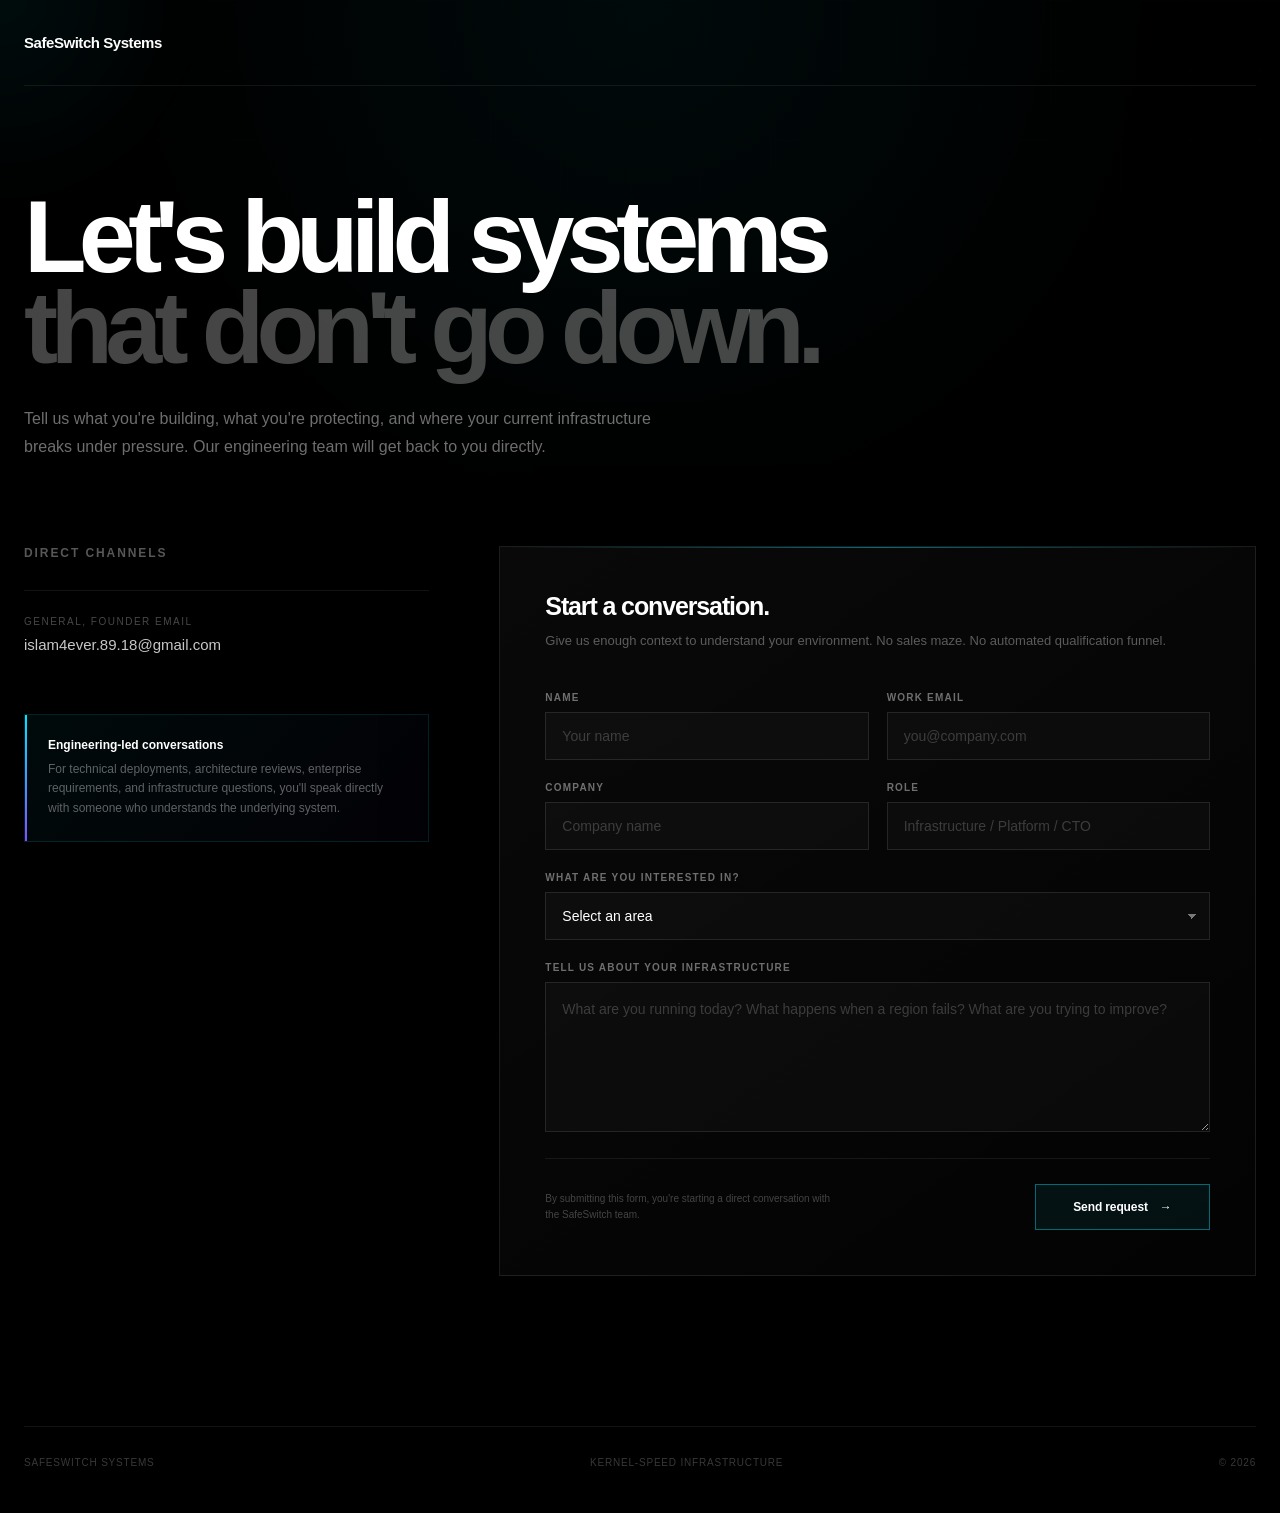
<file: contactus.html>
<!DOCTYPE html>
<html lang="en">
<head>
  <meta charset="UTF-8" />
  <meta
    name="viewport"
    content="width=device-width, initial-scale=1.0"
  />

  <title>Contact — SafeSwitch Systems</title>

  <meta
    name="description"
    content="Talk to the SafeSwitch Systems infrastructure team about kernel-speed failover, eBPF, XDP, and resilient network infrastructure."
  />

  <style>

    /* =========================================================
       RESET
    ========================================================= */

    * {
      box-sizing: border-box;
      margin: 0;
      padding: 0;
    }

    html {
      scroll-behavior: smooth;
      background: #000;
    }

    body {
      min-height: 100vh;

      background:
        radial-gradient(
          circle at 50% 0%,
          rgba(0, 229, 255, .045),
          transparent 32%
        ),
        #000;

      color: #fff;

      font-family:
        Inter,
        Geist,
        -apple-system,
        BlinkMacSystemFont,
        "Segoe UI",
        sans-serif;

      -webkit-font-smoothing: antialiased;

      overflow-x: hidden;
    }

    button,
    input,
    textarea,
    select {
      font: inherit;
    }

    button {
      cursor: pointer;
    }


    /* =========================================================
       BACKGROUND GRID
    ========================================================= */

    .grid {
      position: fixed;
      inset: 0;

      pointer-events: none;

      opacity: .22;

      background-image:
        linear-gradient(
          rgba(255,255,255,.025) 1px,
          transparent 1px
        ),
        linear-gradient(
          90deg,
          rgba(255,255,255,.025) 1px,
          transparent 1px
        );

      background-size: 70px 70px;

      mask-image:
        linear-gradient(
          to bottom,
          black,
          transparent 85%
        );

      -webkit-mask-image:
        linear-gradient(
          to bottom,
          black,
          transparent 85%
        );

      z-index: 0;
    }


    /* =========================================================
       CURSOR GLOW
    ========================================================= */

    .cursor-glow {
      position: fixed;

      width: 420px;
      height: 420px;

      border-radius: 50%;

      background:
        radial-gradient(
          circle,
          rgba(0,229,255,.055),
          transparent 68%
        );

      transform: translate(-50%, -50%);

      pointer-events: none;

      z-index: 0;

      filter: blur(20px);

      transition:
        left .15s ease-out,
        top .15s ease-out;
    }


    /* =========================================================
       NAVIGATION
    ========================================================= */

    nav {
      position: relative;

      z-index: 20;

      width: min(1240px, calc(100% - 48px));

      height: 86px;

      margin: 0 auto;

      display: flex;
      align-items: center;
      justify-content: space-between;

      border-bottom:
        1px solid rgba(255,255,255,.07);
    }

    .brand {
      display: flex;
      align-items: center;
      gap: 11px;

      color: #fff;

      text-decoration: none;

      font-size: 15px;
      font-weight: 650;

      letter-spacing: -.03em;
    }

    .brand-dot {
      width: 8px;
      height: 8px;

      border-radius: 50%;

      background: #00e5ff;

      box-shadow:
        0 0 10px rgba(0,229,255,.8),
        0 0 25px rgba(0,229,255,.35);
    }

    .nav-status {
      display: flex;
      align-items: center;
      gap: 8px;

      color: rgba(255,255,255,.35);

      font-size: 10px;
      font-weight: 600;

      letter-spacing: .16em;
    }

    .status-dot {
      width: 5px;
      height: 5px;

      border-radius: 50%;

      background: #62ffb0;

      box-shadow:
        0 0 10px rgba(98,255,176,.6);
    }


    /* =========================================================
       MAIN
    ========================================================= */

    main {
      position: relative;

      z-index: 2;

      width: min(1240px, calc(100% - 48px));

      margin: 0 auto;

      padding: 105px 0 150px;
    }


    /* =========================================================
       HERO
    ========================================================= */

    .hero {
      max-width: 850px;

      margin-bottom: 85px;
    }

    .eyebrow {
      display: flex;
      align-items: center;
      gap: 10px;

      margin-bottom: 26px;

      color: rgba(255,255,255,.35);

      font-size: 10px;
      font-weight: 600;

      letter-spacing: .22em;
    }

    .eyebrow::before {
      content: "";

      width: 5px;
      height: 5px;

      border-radius: 50%;

      background: #00e5ff;

      box-shadow:
        0 0 10px #00e5ff,
        0 0 25px rgba(0,229,255,.35);
    }

    h1 {
      max-width: 850px;

      font-size: clamp(
        56px,
        8vw,
        104px
      );

      line-height: .89;

      letter-spacing: -.075em;

      font-weight: 600;
    }

    h1 span {
      color: rgba(255,255,255,.27);
    }

    .hero-description {
      max-width: 650px;

      margin-top: 32px;

      color: rgba(255,255,255,.43);

      font-size: 16px;

      line-height: 1.75;
    }


    /* =========================================================
       CONTACT GRID
    ========================================================= */

    .contact-grid {
      display: grid;

      grid-template-columns:
        minmax(260px, .75fr)
        minmax(0, 1.4fr);

      gap: 70px;

      align-items: start;
    }


    /* =========================================================
       LEFT SIDE
    ========================================================= */

    .contact-info {
      position: sticky;

      top: 40px;
    }

    .info-heading {
      margin-bottom: 30px;

      font-size: 12px;
      font-weight: 600;

      color: rgba(255,255,255,.34);

      letter-spacing: .16em;
    }

    .contact-method {
      padding: 25px 0;

      border-top:
        1px solid rgba(255,255,255,.07);
    }

    .contact-method:last-child {
      border-bottom:
        1px solid rgba(255,255,255,.07);
    }

    .method-label {
      margin-bottom: 9px;

      color: rgba(255,255,255,.28);

      font-size: 10px;

      letter-spacing: .15em;

      text-transform: uppercase;
    }

    .method-value {
      color: rgba(255,255,255,.78);

      font-size: 15px;

      text-decoration: none;

      transition: color .25s ease;
    }

    .method-value:hover {
      color: #00e5ff;
    }


    /* =========================================================
       RESPONSE BOX
    ========================================================= */

    .response-box {
      position: relative;

      margin-top: 35px;

      padding: 23px;

      border:
        1px solid rgba(0,229,255,.12);

      background:
        linear-gradient(
          135deg,
          rgba(0,229,255,.045),
          rgba(137,66,255,.025)
        );

      overflow: hidden;
    }

    .response-box::before {
      content: "";

      position: absolute;

      left: 0;
      top: 0;
      bottom: 0;

      width: 2px;

      background:
        linear-gradient(
          #00e5ff,
          #874cff
        );
    }

    .response-title {
      margin-bottom: 8px;

      font-size: 12px;

      font-weight: 650;
    }

    .response-text {
      color: rgba(255,255,255,.37);

      font-size: 12px;

      line-height: 1.6;
    }


    /* =========================================================
       FORM
    ========================================================= */

    .form-card {
      position: relative;

      padding: 45px;

      border:
        1px solid rgba(255,255,255,.09);

      background:
        linear-gradient(
          145deg,
          rgba(255,255,255,.035),
          rgba(255,255,255,.012)
        );

      box-shadow:
        0 40px 100px rgba(0,0,0,.4);

      backdrop-filter: blur(20px);
      -webkit-backdrop-filter: blur(20px);
    }

    .form-card::before {
      content: "";

      position: absolute;

      top: 0;
      left: 0;

      width: 100%;
      height: 1px;

      background:
        linear-gradient(
          90deg,
          transparent,
          rgba(0,229,255,.45),
          transparent
        );
    }

    .form-header {
      margin-bottom: 40px;
    }

    .form-header h2 {
      margin-bottom: 10px;

      font-size: 25px;

      letter-spacing: -.045em;
    }

    .form-header p {
      color: rgba(255,255,255,.34);

      font-size: 13px;

      line-height: 1.6;
    }


    /* =========================================================
       FORM FIELDS
    ========================================================= */

    .form-row {
      display: grid;

      grid-template-columns: 1fr 1fr;

      gap: 18px;
    }

    .field {
      margin-bottom: 22px;
    }

    label {
      display: block;

      margin-bottom: 9px;

      color: rgba(255,255,255,.42);

      font-size: 10px;

      font-weight: 600;

      letter-spacing: .12em;

      text-transform: uppercase;
    }

    input,
    textarea,
    select {
      width: 100%;

      border: 1px solid rgba(255,255,255,.10);

      outline: none;

      background:
        rgba(255,255,255,.025);

      color: #fff;

      border-radius: 0;

      padding: 15px 16px;

      font-size: 14px;

      transition:
        border-color .25s ease,
        background .25s ease,
        box-shadow .25s ease;
    }

    input::placeholder,
    textarea::placeholder {
      color: rgba(255,255,255,.20);
    }

    input:focus,
    textarea:focus,
    select:focus {
      border-color:
        rgba(0,229,255,.42);

      background:
        rgba(0,229,255,.025);

      box-shadow:
        0 0 0 3px rgba(0,229,255,.035);
    }

    textarea {
      min-height: 150px;

      resize: vertical;

      line-height: 1.6;
    }

    select {
      appearance: none;

      background-image:
        linear-gradient(
          45deg,
          transparent 50%,
          rgba(255,255,255,.45) 50%
        ),
        linear-gradient(
          135deg,
          rgba(255,255,255,.45) 50%,
          transparent 50%
        );

      background-position:
        calc(100% - 17px) 50%,
        calc(100% - 12px) 50%;

      background-size:
        5px 5px,
        5px 5px;

      background-repeat: no-repeat;
    }

    select option {
      background: #080808;

      color: #fff;
    }


    /* =========================================================
       SUBMIT
    ========================================================= */

    .submit-row {
      display: flex;

      align-items: center;

      justify-content: space-between;

      gap: 25px;

      margin-top: 10px;

      padding-top: 25px;

      border-top:
        1px solid rgba(255,255,255,.07);
    }

    .form-note {
      max-width: 300px;

      color: rgba(255,255,255,.25);

      font-size: 10px;

      line-height: 1.6;
    }

    .submit {
      position: relative;

      display: inline-flex;

      align-items: center;
      justify-content: center;

      gap: 12px;

      min-width: 175px;

      padding: 15px 22px;

      border: 1px solid rgba(0,229,255,.42);

      background: rgba(0,229,255,.06);

      color: #fff;

      font-size: 12px;

      font-weight: 650;

      letter-spacing: -.01em;

      transition:
        background .25s ease,
        border-color .25s ease,
        box-shadow .25s ease,
        transform .25s ease;
    }

    .submit:hover {
      background: rgba(0,229,255,.11);

      border-color:
        rgba(0,229,255,.8);

      box-shadow:
        0 0 35px rgba(0,229,255,.10);

      transform: translateY(-1px);
    }

    .submit:active {
      transform: translateY(0);
    }

    .submit-arrow {
      transition: transform .25s ease;
    }

    .submit:hover .submit-arrow {
      transform: translateX(4px);
    }


    /* =========================================================
       SUCCESS STATE
    ========================================================= */

    .success {
      display: none;

      padding: 45px 0;
    }

    .success.active {
      display: block;
    }

    .success-terminal {
      border:
        1px solid rgba(0,229,255,.18);

      background: #030303;

      padding: 25px;

      font-family:
        "SFMono-Regular",
        Consolas,
        "Liberation Mono",
        monospace;

      font-size: 12px;

      line-height: 1.8;
    }

    .terminal-top {
      display: flex;
      gap: 7px;

      margin-bottom: 25px;
    }

    .terminal-dot {
      width: 7px;
      height: 7px;

      border-radius: 50%;

      background: rgba(255,255,255,.15);
    }

    .terminal-line {
      color: rgba(255,255,255,.35);
    }

    .terminal-success {
      color: #62ffb0;
    }

    .terminal-cyan {
      color: #00e5ff;
    }

    .success h2 {
      margin: 30px 0 10px;

      font-size: 32px;

      letter-spacing: -.05em;
    }

    .success p {
      color: rgba(255,255,255,.38);

      font-size: 14px;

      line-height: 1.7;
    }


    /* =========================================================
       FOOTER
    ========================================================= */

    footer {
      position: relative;

      z-index: 2;

      width: min(1240px, calc(100% - 48px));

      margin: 0 auto;

      padding: 30px 0 45px;

      border-top:
        1px solid rgba(255,255,255,.07);

      display: flex;

      justify-content: space-between;

      color: rgba(255,255,255,.22);

      font-size: 10px;

      letter-spacing: .08em;
    }


    /* =========================================================
       RESPONSIVE
    ========================================================= */

    @media (max-width: 850px) {

      main {
        padding-top: 75px;
      }

      .contact-grid {
        grid-template-columns: 1fr;

        gap: 55px;
      }

      .contact-info {
        position: static;
      }

      .form-card {
        padding: 30px;
      }

    }

    @media (max-width: 600px) {

      nav {
        width: min(100% - 32px, 1240px);
      }

      .nav-status {
        display: none;
      }

      main {
        width: calc(100% - 32px);

        padding-bottom: 90px;
      }

      h1 {
        font-size: 55px;
      }

      .form-row {
        grid-template-columns: 1fr;

        gap: 0;
      }

      .form-card {
        padding: 23px;
      }

      .submit-row {
        flex-direction: column;

        align-items: stretch;
      }

      .submit {
        width: 100%;
      }

      footer {
        width: calc(100% - 32px);

        flex-direction: column;

        gap: 10px;
      }

    }

  </style>
</head>


<body>

  <div class="grid"></div>
  <div class="cursor-glow"></div>


  <!-- =======================================================
       NAV
  ======================================================== -->

  <nav>

    <a href="./index.html" class="brand">

      SafeSwitch Systems
    </a>



  </nav>


  <!-- =======================================================
       MAIN
  ======================================================== -->

  <main>

    <section class="hero">



      <h1>
        Let's build systems
        <span>that don't go down.</span>
      </h1>

      <p class="hero-description">
        Tell us what you're building, what you're protecting,
        and where your current infrastructure breaks under pressure.
        Our engineering team will get back to you directly.
      </p>

    </section>


    <!-- =====================================================
         CONTACT AREA
    ====================================================== -->

    <section class="contact-grid">


      <!-- LEFT -->

      <aside class="contact-info">

        <div class="info-heading">
          DIRECT CHANNELS
        </div>


        <div class="contact-method">

          <div class="method-label">
            General, Founder Email
          </div>

          <a
            class="method-value"
            href="mailto:hello@safeswitch.systems"
          >
            islam4ever.89.18@gmail.com
          </a>

        </div>








        <div class="response-box">

          <div class="response-title">
            Engineering-led conversations
          </div>

          <div class="response-text">
            For technical deployments, architecture reviews,
            enterprise requirements, and infrastructure questions,
            you'll speak directly with someone who understands
            the underlying system.
          </div>

        </div>

      </aside>


      <!-- FORM -->

      <div class="form-card">

        <div class="form-header">

          <h2>
            Start a conversation.
          </h2>

          <p>
            Give us enough context to understand your environment.
            No sales maze. No automated qualification funnel.
          </p>

        </div>


        <form id="contactForm">

          <div class="form-row">

            <div class="field">

              <label for="name">
                Name
              </label>

              <input
                id="name"
                name="name"
                type="text"
                placeholder="Your name"
                required
              />

            </div>


            <div class="field">

              <label for="email">
                Work email
              </label>

              <input
                id="email"
                name="email"
                type="email"
                placeholder="you@company.com"
                required
              />

            </div>

          </div>


          <div class="form-row">

            <div class="field">

              <label for="company">
                Company
              </label>

              <input
                id="company"
                name="company"
                type="text"
                placeholder="Company name"
              />

            </div>


            <div class="field">

              <label for="role">
                Role
              </label>

              <input
                id="role"
                name="role"
                type="text"
                placeholder="Infrastructure / Platform / CTO"
              />

            </div>

          </div>


          <div class="field">

            <label for="interest">
              What are you interested in?
            </label>

            <select
              id="interest"
              name="interest"
            >

              <option value="">
                Select an area
              </option>

              <option>
                Multi-region failover
              </option>

              <option>
                eBPF / XDP infrastructure
              </option>

              <option>
                DDoS mitigation
              </option>
              <option>
                PQC security
              </option>
              <option>
                Load Balanding
              </option>
              <option>
                Anycast networks
              </option>
              <option>
                Zero trust Security
              </option>
              <option>
                Quantum-AI cloud
              </option>
              <option>
                Enterprise deployment
              </option>

              <option>
                Architecture review
              </option>

              <option>
                Partnership
              </option>

              <option>
                Research / other
              </option>

            </select>

          </div>


          <div class="field">

            <label for="message">
              Tell us about your infrastructure
            </label>

            <textarea
              id="message"
              name="message"
              placeholder="What are you running today? What happens when a region fails? What are you trying to improve?"
              required
            ></textarea>

          </div>


          <div class="submit-row">

            <div class="form-note">
              By submitting this form, you're starting a direct
              conversation with the SafeSwitch team.
            </div>

            <button
              class="submit"
              type="submit"
            >

              Send request

              <span class="submit-arrow">
                →
              </span>

            </button>

          </div>

        </form>


        <!-- SUCCESS -->

        <div
          class="success"
          id="success"
        >

          <div class="success-terminal">

            <div class="terminal-top">

              <span class="terminal-dot"></span>
              <span class="terminal-dot"></span>
              <span class="terminal-dot"></span>

            </div>

            <div class="terminal-line">
              $ safeswitch contact --initiate
            </div>

            <div class="terminal-line">
              &gt; validating request...
            </div>

            <div class="terminal-line">
              &gt; routing to infrastructure team...
            </div>

            <div class="terminal-success">
              &gt; request accepted
            </div>

            <div>
              &gt; status:
              <span class="terminal-cyan">
                ENGINEERING_REVIEW
              </span>
            </div>

          </div>


          <h2>
            Message received.
          </h2>

          <p>
            Your request has been queued for the SafeSwitch team.
            We'll review the technical context and get back to you.
          </p>

        </div>

      </div>

    </section>

  </main>


  <!-- =======================================================
       FOOTER
  ======================================================== -->

  <footer>

    <span>
      SAFESWITCH SYSTEMS
    </span>

    <span>
      KERNEL-SPEED INFRASTRUCTURE
    </span>

    <span>
      © 2026
    </span>

  </footer>


  <script>

    /* =========================================================
       CURSOR LIGHT
    ========================================================= */

    const glow = document.querySelector(".cursor-glow");

    document.addEventListener("mousemove", (event) => {

      glow.style.left = event.clientX + "px";
      glow.style.top = event.clientY + "px";

    });


    /* =========================================================
       FORM INTERACTION
       
       NOTE:
       This is a front-end demo.
       Connect the submit handler to your backend/API later.
    ========================================================= */

    const form = document.getElementById("contactForm");
    const success = document.getElementById("success");

    form.addEventListener("submit", (event) => {

      event.preventDefault();

      const button = form.querySelector(".submit");

      button.disabled = true;

      button.innerHTML = `
        Processing
        <span class="submit-arrow">...</span>
      `;

      setTimeout(() => {

        form.style.display = "none";

        success.classList.add("active");

      }, 900);

    });

  </script>

</body>
</html>
</file>
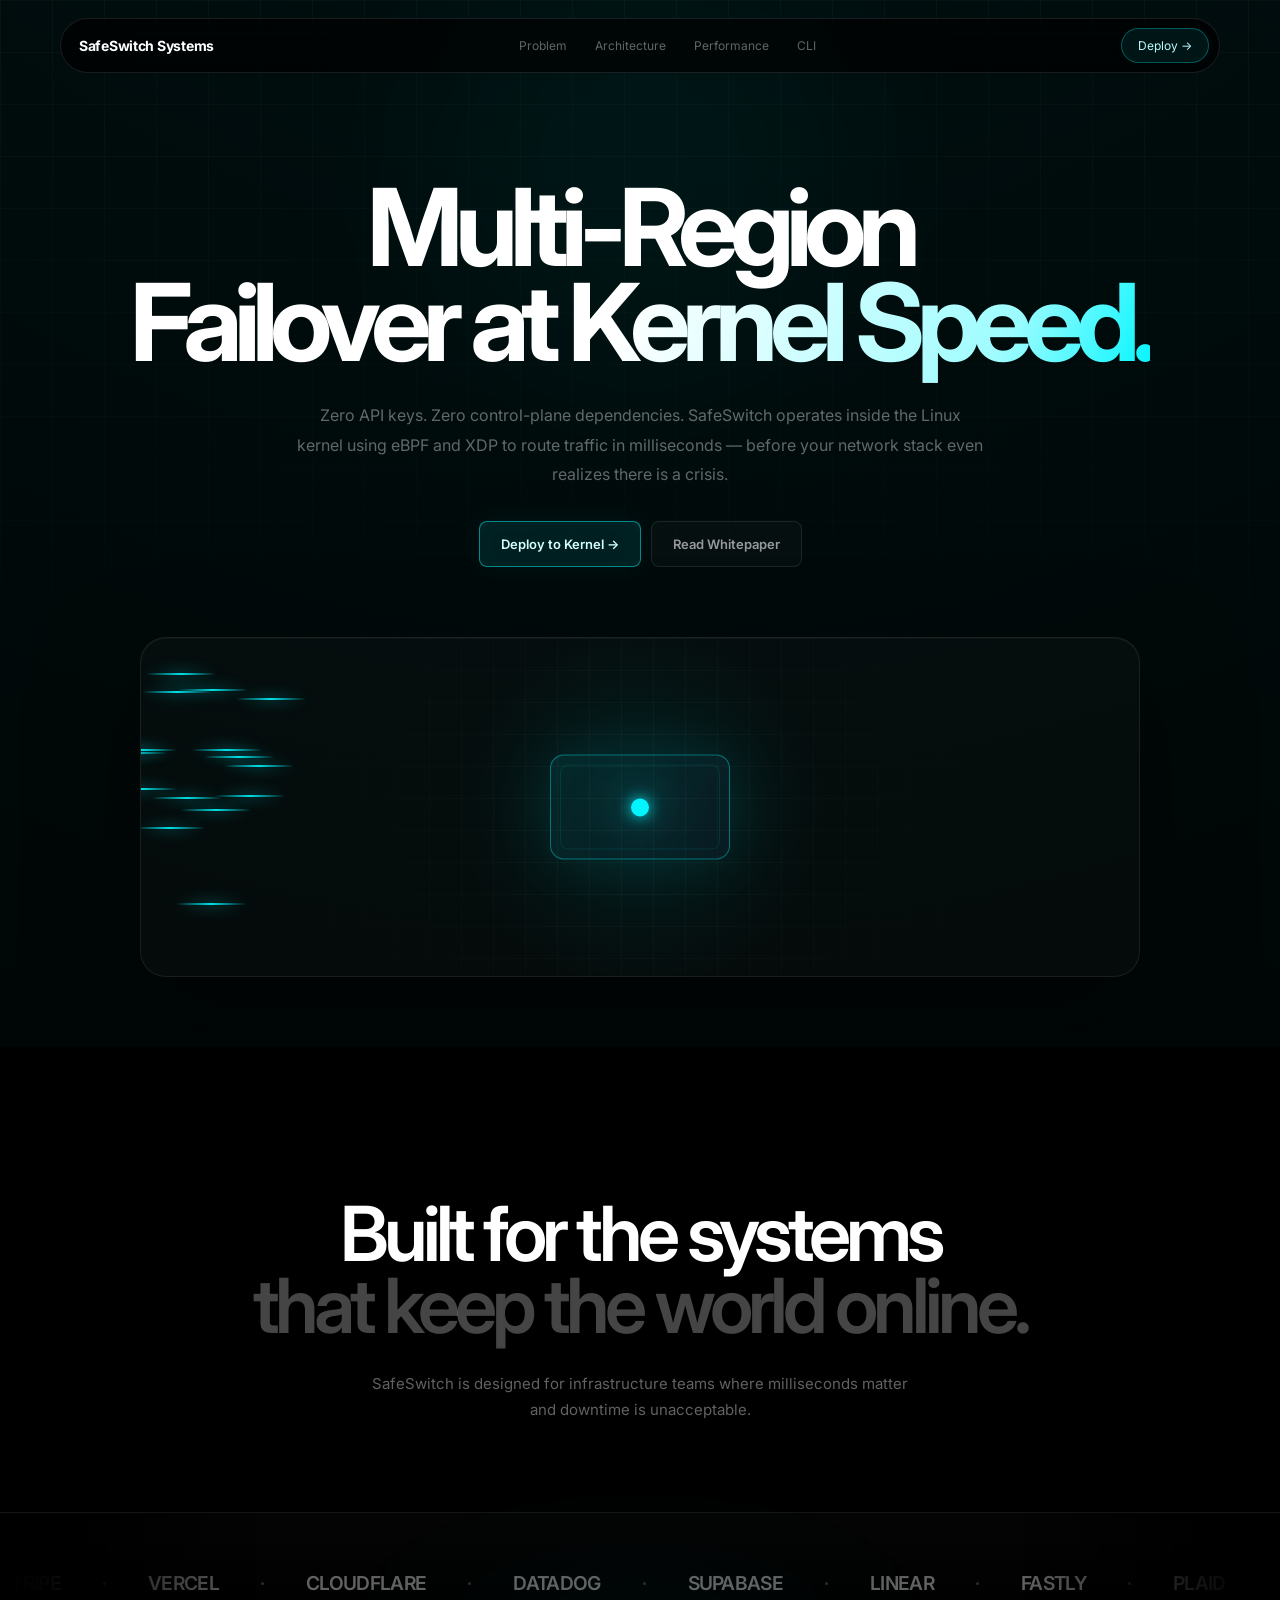
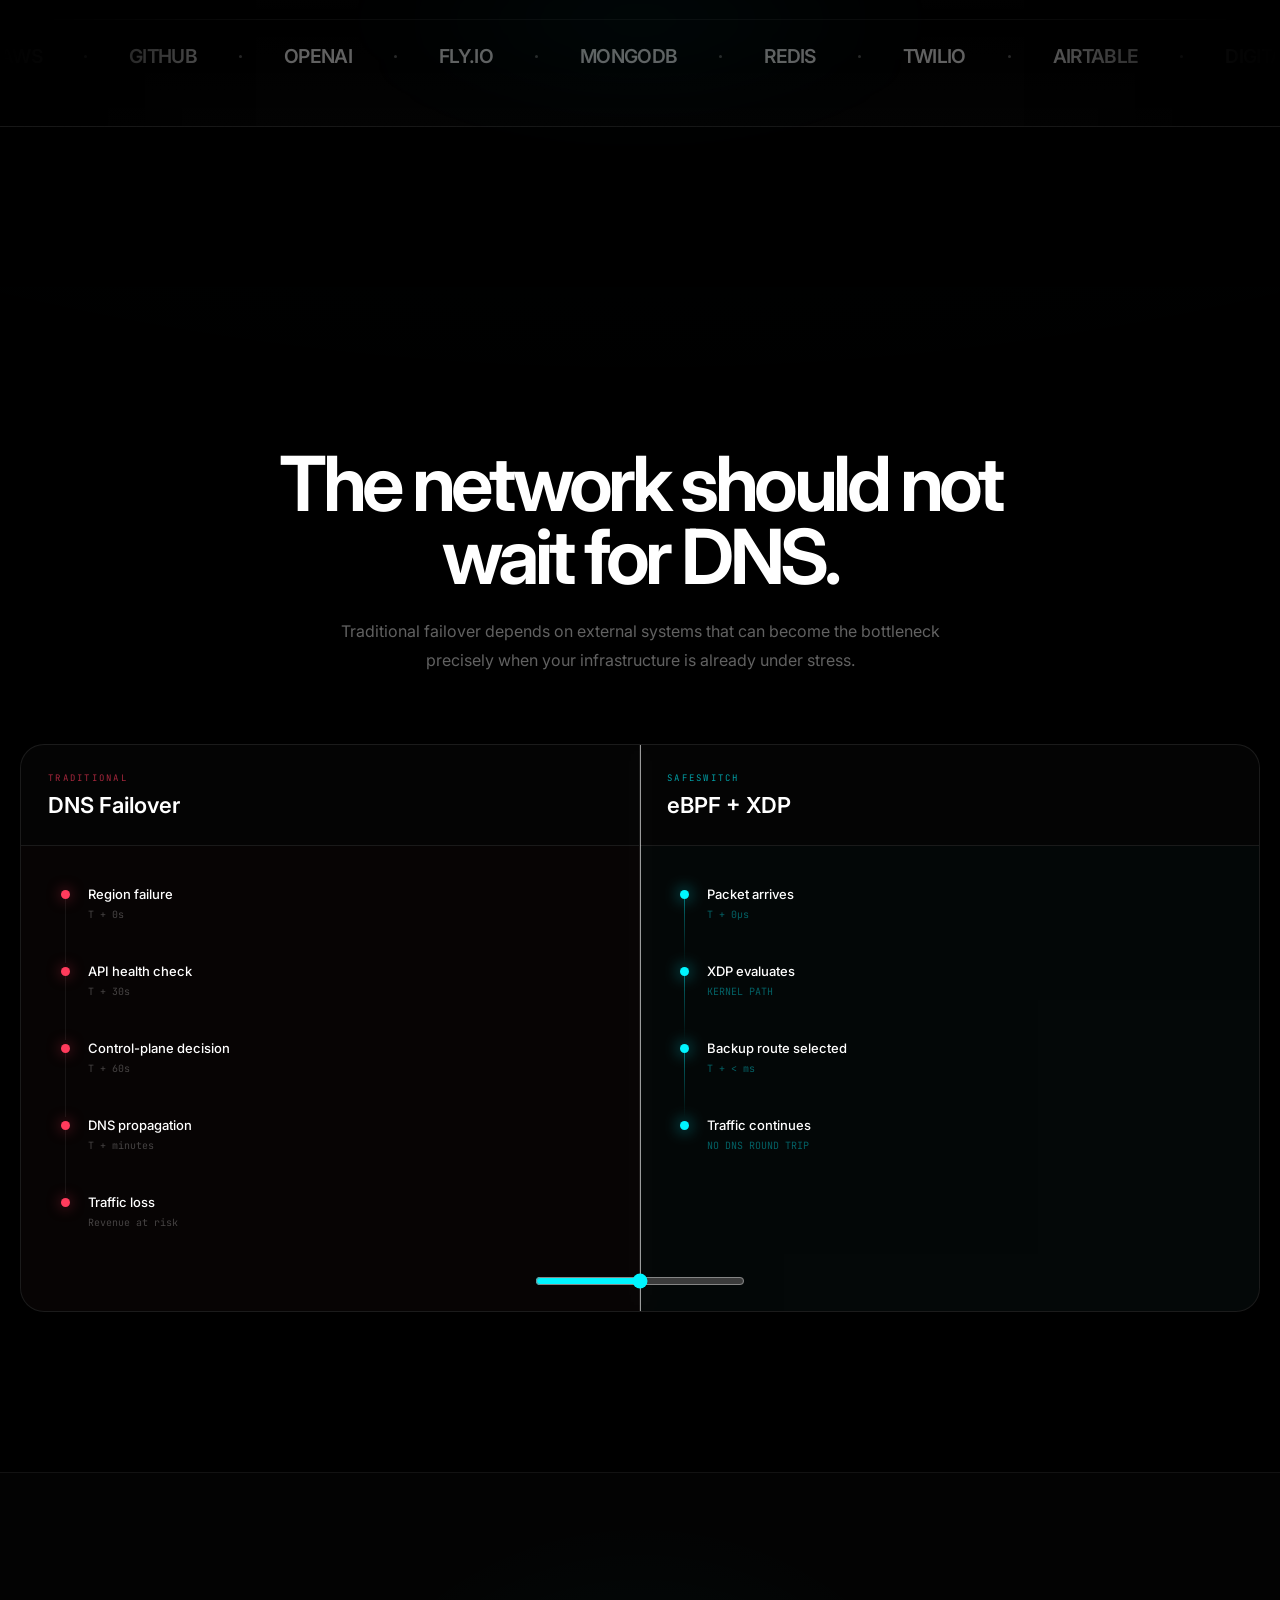
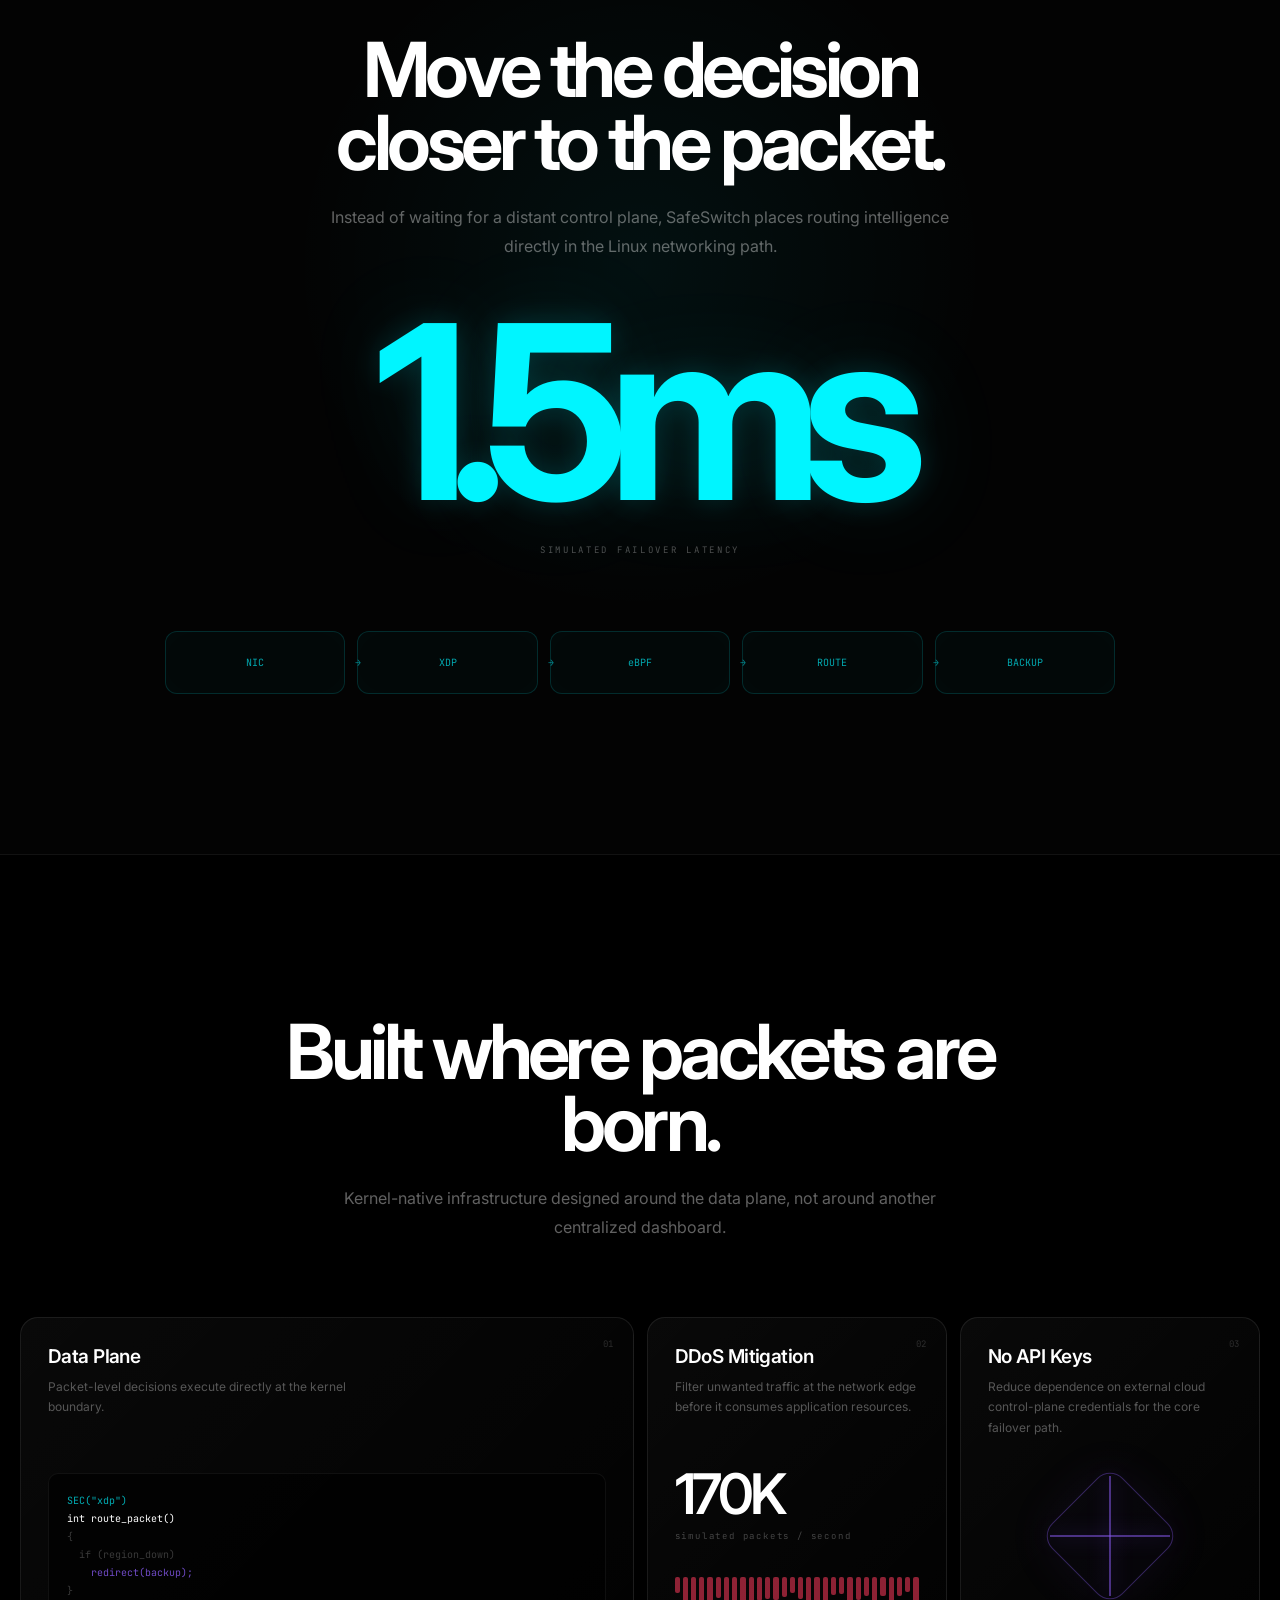
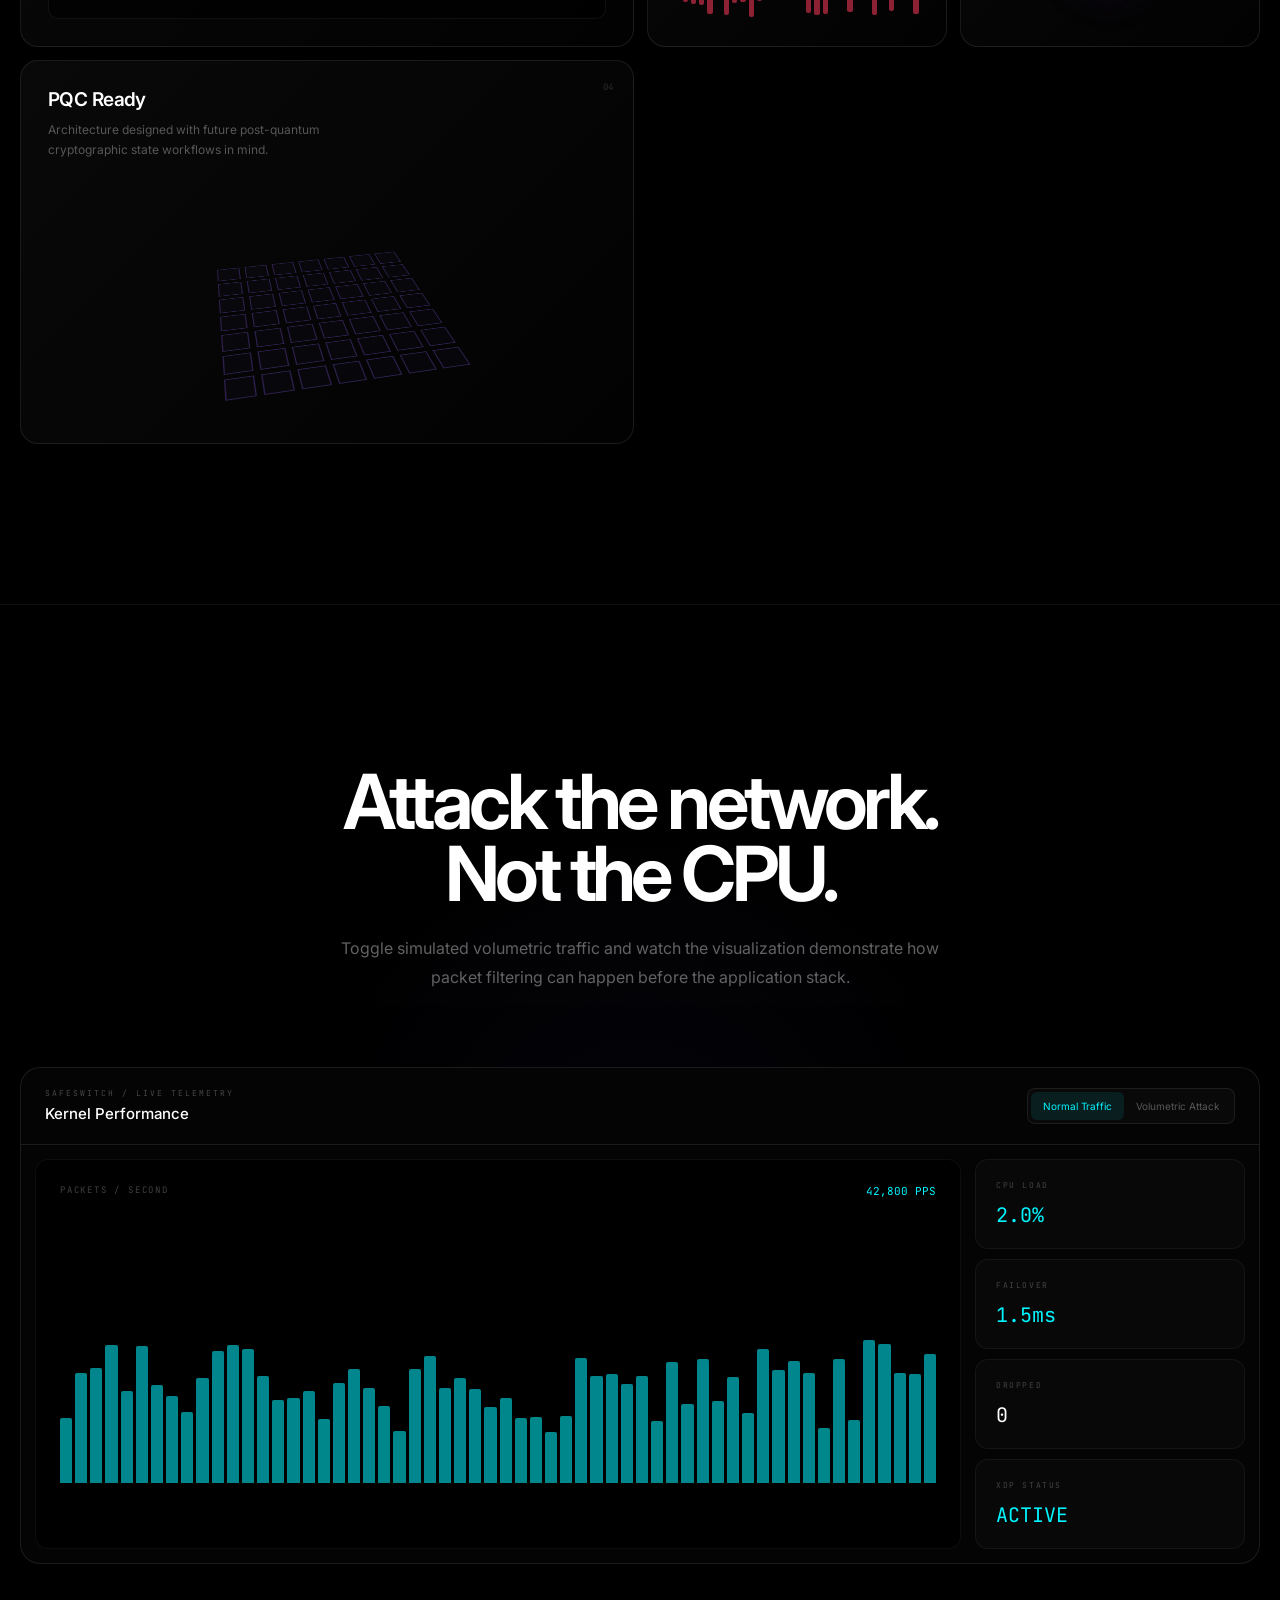
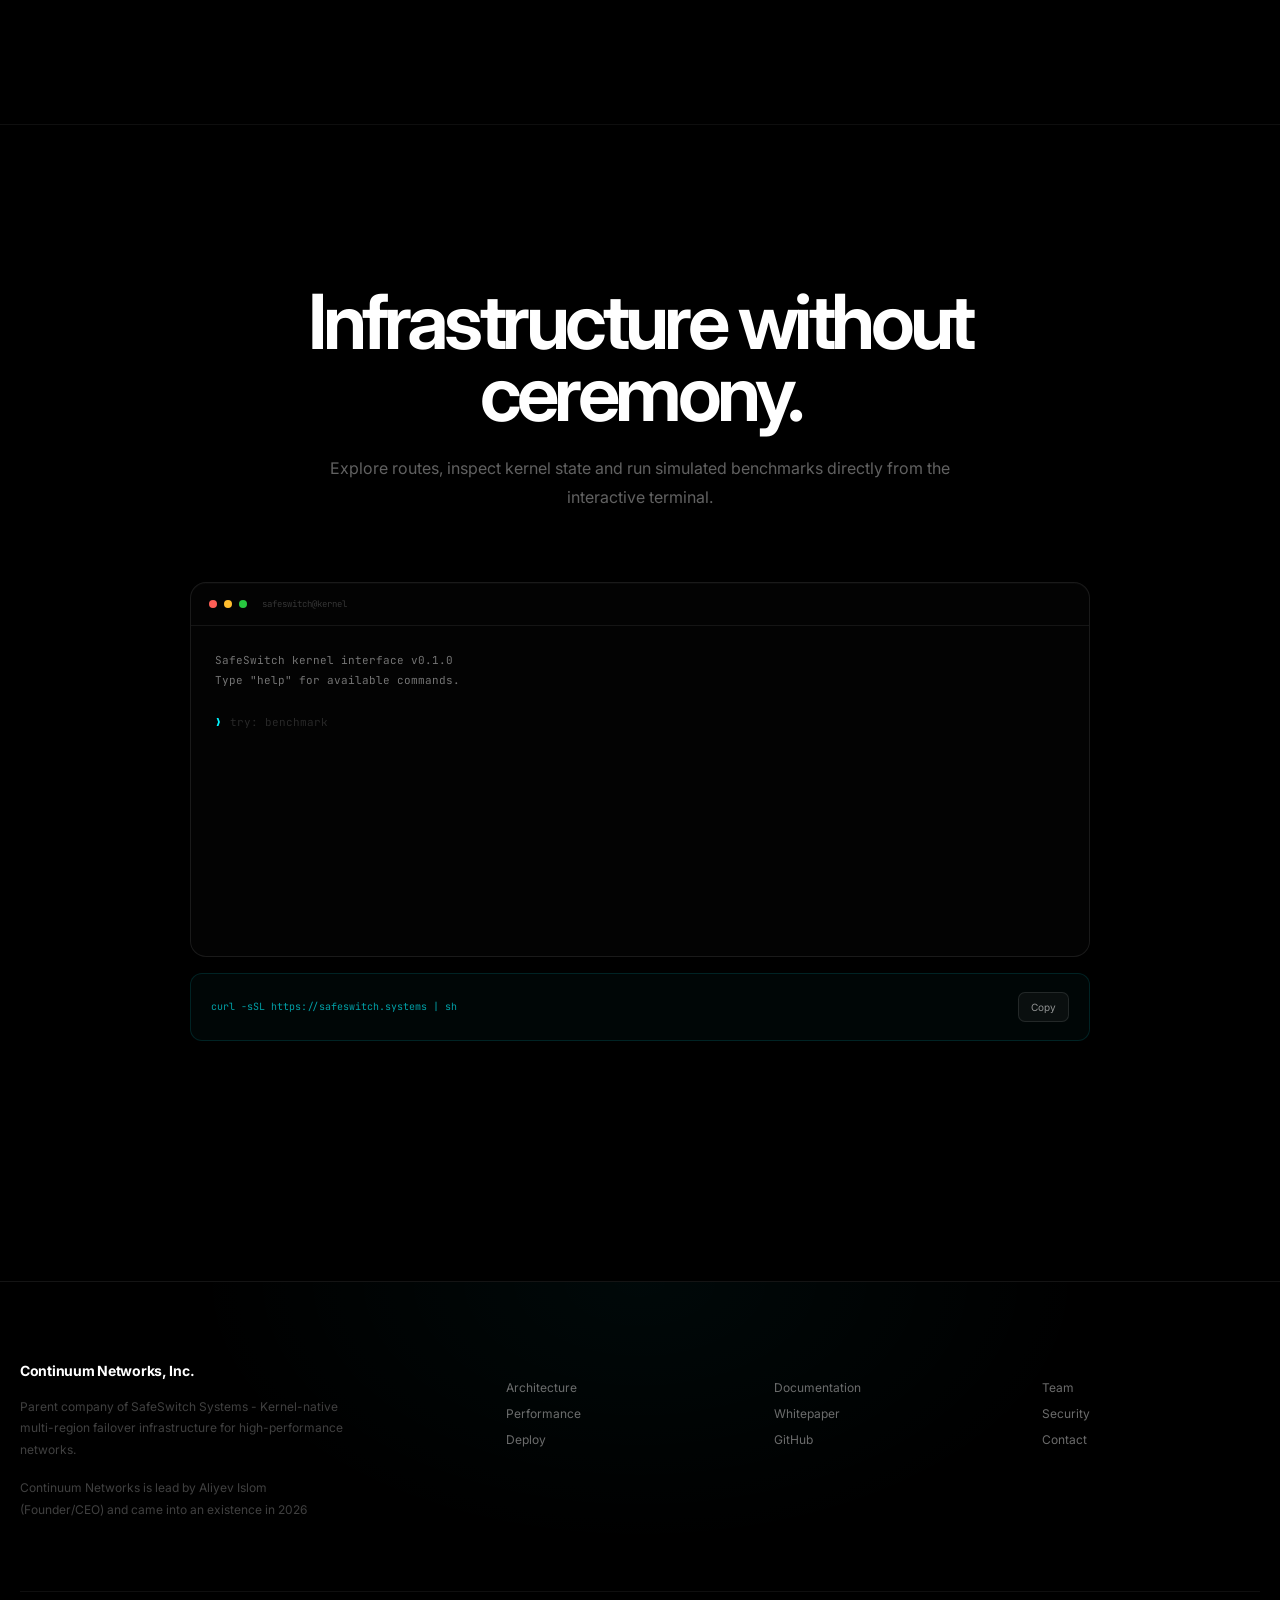
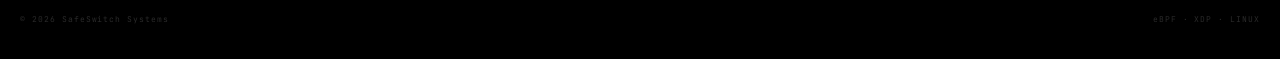
<file: main.html>
<!DOCTYPE html>
<html lang="en">
<head>
  <meta charset="UTF-8" />
  <meta name="viewport" content="width=device-width, initial-scale=1.0" />
  <meta name="theme-color" content="#000000" />

  <title>SafeSwitch — Kernel-Speed Multi-Region Failover</title>

  <meta
    name="description"
    content="SafeSwitch provides kernel-native multi-region failover using eBPF and XDP."
  />

  <link rel="preconnect" href="https://fonts.googleapis.com">
  <link rel="preconnect" href="https://fonts.gstatic.com" crossorigin>
  <link
    href="https://fonts.googleapis.com/css2?family=Inter:wght@400;500;600;700;800&family=JetBrains+Mono:wght@400;500;600&display=swap"
    rel="stylesheet"
  />

  <style>
    :root {
      --black: #000;
      --surface: #050505;
      --surface-2: #090909;

      --cyan: #00f5ff;
      --cyan-soft: rgba(0, 245, 255, .12);

      --purple: #8b5cf6;
      --purple-soft: rgba(139, 92, 246, .12);

      --red: #ff3b5c;
      --green: #5cff9d;

      --white: #fff;
      --text: rgba(255,255,255,.72);
      --muted: rgba(255,255,255,.38);
      --dim: rgba(255,255,255,.18);

      --border: rgba(255,255,255,.09);

      --container: 1240px;

      --ease: cubic-bezier(.16,1,.3,1);
    }

    * {
      box-sizing: border-box;
      margin: 0;
      padding: 0;
    }

    html {
      scroll-behavior: smooth;
    }

    body {
      min-height: 100vh;
      overflow-x: hidden;
      color: var(--white);
      background:
        radial-gradient(
          circle at 50% -10%,
          rgba(0,245,255,.08),
          transparent 32%
        ),
        #000;
      font-family: Inter, system-ui, sans-serif;
      -webkit-font-smoothing: antialiased;
    }

    body::before {
      content: "";
      position: fixed;
      inset: 0;
      z-index: -5;
      pointer-events: none;
      background-image:
        linear-gradient(rgba(255,255,255,.028) 1px, transparent 1px),
        linear-gradient(90deg, rgba(255,255,255,.028) 1px, transparent 1px);
      background-size: 52px 52px;
      mask-image: linear-gradient(
        to bottom,
        black,
        rgba(0,0,0,.25) 70%,
        transparent
      );
    }

    body::after {
      content: "";
      position: fixed;
      z-index: -4;
      width: 420px;
      height: 420px;
      left: var(--mouse-x, 50%);
      top: var(--mouse-y, 20%);
      transform: translate(-50%, -50%);
      border-radius: 50%;
      background: rgba(0,245,255,.045);
      filter: blur(100px);
      pointer-events: none;
      transition: left .5s ease, top .5s ease;
    }

    a {
      color: inherit;
      text-decoration: none;
    }

    button,
    input {
      font: inherit;
    }

    button {
      cursor: pointer;
    }

    ::selection {
      color: #000;
      background: var(--cyan);
    }

    .mono {
      font-family: "JetBrains Mono", monospace;
    }

    .container {
      width: min(var(--container), calc(100% - 40px));
      margin: 0 auto;
    }

    /* =========================================================
       NAVIGATION
    ========================================================= */

    .nav {
      position: fixed;
      z-index: 100;
      top: 18px;
      left: 50%;
      width: min(1160px, calc(100% - 32px));
      transform: translateX(-50%);

      display: flex;
      align-items: center;
      justify-content: space-between;

      padding: 9px 10px 9px 18px;

      border: 1px solid rgba(255,255,255,.1);
      border-radius: 999px;

      background: rgba(0,0,0,.68);
      backdrop-filter: blur(22px);
      -webkit-backdrop-filter: blur(22px);

      transition:
        background .3s ease,
        border-color .3s ease,
        box-shadow .3s ease;
    }

    .nav.scrolled {
      background: rgba(3,3,3,.9);
      border-color: rgba(255,255,255,.14);
      box-shadow: 0 15px 50px rgba(0,0,0,.4);
    }

    .brand {
      display: flex;
      align-items: center;
      gap: 10px;
      font-size: 14px;
      font-weight: 700;
      letter-spacing: -.02em;
    }

    .brand-dot {
      width: 9px;
      height: 9px;
      border-radius: 50%;
      background: var(--cyan);
      box-shadow:
        0 0 10px var(--cyan),
        0 0 25px rgba(0,245,255,.7);
    }

    .nav-links {
      display: flex;
      align-items: center;
      gap: 28px;
    }

    .nav-links a {
      color: var(--muted);
      font-size: 12px;
      transition: color .25s ease;
    }

    .nav-links a:hover {
      color: #fff;
    }

    .nav-cta {
      padding: 9px 16px;
      border: 1px solid rgba(0,245,255,.3);
      border-radius: 999px;
      background: rgba(0,245,255,.07);
      color: #b9fcff;
      font-size: 12px;
      transition: all .25s ease;
    }

    .nav-cta:hover {
      background: rgba(0,245,255,.14);
      box-shadow: 0 0 25px rgba(0,245,255,.1);
    }

    .mobile-menu {
      display: none;
      border: 0;
      background: transparent;
      color: white;
      font-size: 20px;
    }

    /* =========================================================
       HERO
    ========================================================= */

    .hero {
      position: relative;
      min-height: 100vh;
      display: flex;
      align-items: center;
      justify-content: center;
      text-align: center;
      padding: 150px 0 70px;
    }

    .hero-content {
      position: relative;
      z-index: 2;
      width: 100%;
    }

    .eyebrow {
      display: inline-flex;
      align-items: center;
      gap: 9px;

      padding: 8px 13px;

      border: 1px solid var(--border);
      border-radius: 999px;

      background: rgba(255,255,255,.025);

      color: rgba(255,255,255,.42);

      font-size: 10px;
      font-weight: 600;
      letter-spacing: .25em;
      text-transform: uppercase;

      animation: fadeUp .9s var(--ease) both;
    }

    .eyebrow-dot {
      width: 5px;
      height: 5px;
      border-radius: 50%;
      background: var(--cyan);
      box-shadow: 0 0 12px var(--cyan);
    }

    .hero h1 {
      max-width: 1050px;
      margin: 30px auto 0;

      font-size: clamp(54px, 8.4vw, 122px);
      line-height: .88;
      letter-spacing: -.075em;
      font-weight: 700;

      animation: fadeUp 1s .08s var(--ease) both;
    }

    .hero h1 span {
      background: linear-gradient(
        110deg,
        #fff 0%,
        #fff 48%,
        #9dfcff 85%,
        var(--cyan) 100%
      );

      -webkit-background-clip: text;
      background-clip: text;
      color: transparent;
    }

    .hero-description {
      max-width: 690px;
      margin: 32px auto 0;

      color: var(--muted);
      font-size: 16px;
      line-height: 1.85;

      animation: fadeUp 1s .18s var(--ease) both;
    }

    .hero-buttons {
      display: flex;
      justify-content: center;
      gap: 10px;
      margin-top: 31px;

      animation: fadeUp 1s .25s var(--ease) both;
    }

    .btn {
      position: relative;

      display: inline-flex;
      align-items: center;
      justify-content: center;

      min-height: 46px;
      padding: 0 21px;

      border-radius: 8px;

      font-size: 13px;
      font-weight: 600;

      transition:
        transform .25s var(--ease),
        background .25s ease,
        border-color .25s ease,
        box-shadow .25s ease;
    }

    .btn:hover {
      transform: translateY(-2px);
    }

    .btn-primary {
      border: 1px solid rgba(0,245,255,.5);
      background: rgba(0,245,255,.09);
      color: #d5feff;

      box-shadow:
        inset 0 0 25px rgba(0,245,255,.035),
        0 0 30px rgba(0,245,255,.06);
    }

    .btn-primary:hover {
      background: rgba(0,245,255,.15);
      border-color: rgba(0,245,255,.8);
      box-shadow:
        0 0 40px rgba(0,245,255,.12);
    }

    .btn-secondary {
      border: 1px solid var(--border);
      background: rgba(255,255,255,.025);
      color: rgba(255,255,255,.58);
    }

    .btn-secondary:hover {
      border-color: rgba(255,255,255,.2);
      color: #fff;
      background: rgba(255,255,255,.05);
    }

    /* =========================================================
       NETWORK VISUALIZATION
    ========================================================= */

    .network {
      position: relative;
      width: min(1000px, 100%);
      height: 340px;

      margin: 70px auto 0;

      overflow: hidden;

      border: 1px solid rgba(255,255,255,.08);
      border-radius: 26px;

      background:
        radial-gradient(
          circle at 50% 50%,
          rgba(0,245,255,.08),
          transparent 35%
        ),
        rgba(255,255,255,.018);

      box-shadow:
        inset 0 1px 0 rgba(255,255,255,.03),
        0 40px 100px rgba(0,0,0,.5);

      animation: fadeUp 1.2s .35s var(--ease) both;
    }

    .network::before {
      content: "";
      position: absolute;
      inset: 0;

      background-image:
        linear-gradient(rgba(255,255,255,.035) 1px, transparent 1px),
        linear-gradient(90deg, rgba(255,255,255,.035) 1px, transparent 1px);

      background-size: 32px 32px;
      mask-image: radial-gradient(circle, black, transparent 75%);
    }

    .nic {
      position: absolute;
      z-index: 5;
      left: 50%;
      top: 50%;

      width: 180px;
      height: 105px;

      transform: translate(-50%, -50%);

      border: 1px solid rgba(0,245,255,.4);
      border-radius: 14px;

      background:
        linear-gradient(
          135deg,
          rgba(0,245,255,.08),
          rgba(139,92,246,.04)
        );

      box-shadow:
        0 0 70px rgba(0,245,255,.11),
        inset 0 0 40px rgba(0,245,255,.03);
    }

    .nic::before {
      content: "";
      position: absolute;
      inset: 9px;
      border: 1px solid rgba(0,245,255,.1);
      border-radius: 8px;
    }

    .nic-chip {
      position: absolute;
      left: 50%;
      top: 50%;

      width: 18px;
      height: 18px;

      transform: translate(-50%, -50%);

      border-radius: 50%;
      background: var(--cyan);

      box-shadow:
        0 0 15px var(--cyan),
        0 0 50px rgba(0,245,255,.8);
    }

    .nic-label {
      position: absolute;
      left: 50%;
      bottom: -34px;
      transform: translateX(-50%);

      color: rgba(0,245,255,.45);

      font-family: "JetBrains Mono", monospace;
      font-size: 9px;
      letter-spacing: .28em;
      white-space: nowrap;
    }

    .packet {
      position: absolute;

      width: 70px;
      height: 2px;

      background: linear-gradient(
        90deg,
        transparent,
        rgba(0,245,255,.9),
        transparent
      );

      filter: drop-shadow(0 0 7px var(--cyan));

      animation: packetMove linear infinite;
    }

    @keyframes packetMove {
      0% {
        transform: translateX(-150px);
        opacity: 0;
      }

      15% {
        opacity: 1;
      }

      80% {
        opacity: 1;
      }

      100% {
        transform: translateX(600px);
        opacity: 0;
      }
    }

    .network-meta {
      position: absolute;
      left: 20px;
      bottom: 18px;

      color: rgba(255,255,255,.2);

      font-family: "JetBrains Mono", monospace;
      font-size: 9px;
      letter-spacing: .12em;
    }

    /* =========================================================
       GENERAL SECTIONS
    ========================================================= */

    section {
      position: relative;
    }

    .section {
      padding: 160px 0;
    }

    .section-heading {
      max-width: 750px;
      margin: 0 auto;
      text-align: center;
    }

    .section-label {
      margin-bottom: 20px;

      color: rgba(0,245,255,.62);

      font-family: "JetBrains Mono", monospace;
      font-size: 10px;
      letter-spacing: .28em;
      text-transform: uppercase;
    }

    .section-title {
      font-size: clamp(40px, 6vw, 76px);
      line-height: .95;
      letter-spacing: -.06em;
      font-weight: 650;
    }

    .section-description {
      max-width: 650px;
      margin: 25px auto 0;

      color: var(--muted);

      font-size: 16px;
      line-height: 1.8;
    }

    .divider {
      height: 1px;
      background: linear-gradient(
        90deg,
        transparent,
        rgba(255,255,255,.1),
        transparent
      );
    }

    /* =========================================================
       PROBLEM / COMPARISON
    ========================================================= */

    .comparison {
      position: relative;

      margin-top: 70px;

      overflow: hidden;

      border: 1px solid var(--border);
      border-radius: 24px;

      background: rgba(255,255,255,.015);
    }

    .comparison-head {
      display: grid;
      grid-template-columns: 1fr 1fr;

      border-bottom: 1px solid var(--border);
    }

    .comparison-head > div {
      padding: 27px;
    }

    .comparison-head > div:first-child {
      border-right: 1px solid var(--border);
    }

    .comparison-small {
      margin-bottom: 8px;

      font-family: "JetBrains Mono", monospace;
      font-size: 9px;
      letter-spacing: .25em;
      text-transform: uppercase;
    }

    .comparison-left .comparison-small {
      color: rgba(255,59,92,.65);
    }

    .comparison-right .comparison-small {
      color: rgba(0,245,255,.65);
    }

    .comparison-title {
      font-size: 22px;
      font-weight: 600;
    }

    .comparison-body {
      position: relative;

      display: grid;
      grid-template-columns: 1fr 1fr;

      min-height: 430px;
    }

    .comparison-side {
      padding: 40px;
    }

    .comparison-side:first-child {
      border-right: 1px solid var(--border);
      background: rgba(255,59,92,.015);
    }

    .comparison-side:last-child {
      background: rgba(0,245,255,.015);
    }

    .timeline-item {
      position: relative;

      display: flex;
      gap: 18px;

      padding-bottom: 42px;
    }

    .timeline-item:not(:last-child)::after {
      content: "";

      position: absolute;
      left: 4px;
      top: 13px;
      bottom: 0;

      width: 1px;

      background: rgba(255,255,255,.07);
    }

    .timeline-dot {
      position: relative;
      z-index: 2;

      flex: 0 0 auto;

      width: 9px;
      height: 9px;

      margin-top: 4px;

      border-radius: 50%;
      background: var(--red);

      box-shadow: 0 0 14px rgba(255,59,92,.55);
    }

    .timeline-content h4 {
      font-size: 13px;
      font-weight: 500;
    }

    .timeline-content p {
      margin-top: 6px;

      color: rgba(255,255,255,.25);

      font-family: "JetBrains Mono", monospace;
      font-size: 10px;
    }

    .fast-item {
      position: relative;

      display: flex;
      gap: 18px;

      padding-bottom: 42px;
    }

    .fast-dot {
      position: relative;
      z-index: 2;

      flex: 0 0 auto;

      width: 9px;
      height: 9px;

      margin-top: 4px;

      border-radius: 50%;
      background: var(--cyan);

      box-shadow: 0 0 16px rgba(0,245,255,.8);
    }

    .fast-item:not(:last-child)::after {
      content: "";

      position: absolute;
      left: 4px;
      top: 13px;
      bottom: 0;

      width: 1px;

      background: linear-gradient(
        to bottom,
        rgba(0,245,255,.4),
        transparent
      );
    }

    .fast-content h4 {
      font-size: 13px;
      font-weight: 500;
    }

    .fast-content p {
      margin-top: 6px;

      color: rgba(0,245,255,.38);

      font-family: "JetBrains Mono", monospace;
      font-size: 10px;
    }

    .comparison-slider {
      position: absolute;
      z-index: 10;

      top: 0;
      bottom: 0;

      width: 1px;

      background: rgba(255,255,255,.6);

      box-shadow: 0 0 25px rgba(255,255,255,.3);

      pointer-events: none;
    }

    .comparison-range {
      position: absolute;
      z-index: 20;

      left: 50%;
      bottom: 22px;

      width: 210px;

      transform: translateX(-50%);

      accent-color: var(--cyan);
    }

    .compare-badge {
      position: absolute;
      z-index: 21;

      left: 50%;
      bottom: 48px;

      transform: translateX(-50%);

      padding: 7px 10px;

      border: 1px solid rgba(255,255,255,.15);
      border-radius: 999px;

      background: rgba(0,0,0,.75);

      font-family: "JetBrains Mono", monospace;
      font-size: 8px;
      letter-spacing: .18em;
    }

    /* =========================================================
       BREAKTHROUGH
    ========================================================= */

    .breakthrough {
      overflow: hidden;

      border-top: 1px solid rgba(255,255,255,.06);
      border-bottom: 1px solid rgba(255,255,255,.06);

      background:
        radial-gradient(
          circle at 50% 40%,
          rgba(0,245,255,.055),
          transparent 40%
        ),
        rgba(255,255,255,.012);
    }

    .metric {
      margin: 55px auto 0;

      text-align: center;

      font-size: clamp(100px, 19vw, 250px);
      line-height: .8;
      letter-spacing: -.09em;
      font-weight: 700;

      color: var(--cyan);

      text-shadow:
        0 0 30px rgba(0,245,255,.16),
        0 0 100px rgba(0,245,255,.1);
    }

    .metric-label {
      margin-top: 34px;

      text-align: center;

      color: rgba(255,255,255,.3);

      font-family: "JetBrains Mono", monospace;
      font-size: 9px;
      letter-spacing: .3em;
      text-transform: uppercase;
    }

    .kernel-flow {
      display: grid;
      grid-template-columns: repeat(5, 1fr);
      gap: 12px;

      max-width: 950px;

      margin: 75px auto 0;
    }

    .flow-box {
      position: relative;

      padding: 24px 15px;

      border: 1px solid rgba(0,245,255,.15);
      border-radius: 12px;

      background: rgba(0,245,255,.025);

      color: rgba(0,245,255,.68);

      font-family: "JetBrains Mono", monospace;
      font-size: 10px;
      text-align: center;

      box-shadow: inset 0 0 30px rgba(0,245,255,.015);
    }

    .flow-box:not(:last-child)::after {
      content: "→";

      position: absolute;
      right: -17px;
      top: 50%;

      color: rgba(0,245,255,.5);

      transform: translateY(-50%);
    }

    /* =========================================================
       BENTO
    ========================================================= */

    .bento {
      display: grid;
      grid-template-columns: repeat(4, 1fr);
      gap: 13px;

      margin-top: 75px;
    }

    .card {
      position: relative;

      min-height: 330px;

      overflow: hidden;

      padding: 27px;

      border: 1px solid var(--border);
      border-radius: 18px;

      background:
        linear-gradient(
          135deg,
          rgba(255,255,255,.035),
          rgba(255,255,255,.008)
        );

      transition:
        transform .45s var(--ease),
        border-color .45s ease,
        background .45s ease;
    }

    .card:hover {
      transform: translateY(-7px);
      border-color: rgba(0,245,255,.2);
      background:
        linear-gradient(
          135deg,
          rgba(0,245,255,.035),
          rgba(255,255,255,.008)
        );
    }

    .card:nth-child(1) {
      grid-column: span 2;
    }

    .card:nth-child(4) {
      grid-column: span 2;
    }

    .card-number {
      position: absolute;
      right: 20px;
      top: 20px;

      color: rgba(255,255,255,.16);

      font-family: "JetBrains Mono", monospace;
      font-size: 9px;
    }

    .card h3 {
      font-size: 19px;
      font-weight: 600;
      letter-spacing: -.03em;
    }

    .card-description {
      max-width: 350px;
      margin-top: 9px;

      color: rgba(255,255,255,.32);

      font-size: 12px;
      line-height: 1.7;
    }

    .code-window {
      position: absolute;
      left: 27px;
      right: 27px;
      bottom: 27px;

      padding: 18px;

      border: 1px solid rgba(255,255,255,.06);
      border-radius: 10px;

      background: rgba(0,0,0,.65);

      font-family: "JetBrains Mono", monospace;
      font-size: 10px;
      line-height: 1.8;
    }

    .code-cyan {
      color: rgba(0,245,255,.7);
    }

    .code-purple {
      color: rgba(139,92,246,.8);
    }

    .code-dim {
      color: rgba(255,255,255,.22);
    }

    .pps {
      margin-top: 48px;

      font-size: 56px;
      line-height: 1;

      letter-spacing: -.06em;
      font-weight: 600;
    }

    .pps-label {
      margin-top: 8px;

      color: rgba(255,255,255,.25);

      font-family: "JetBrains Mono", monospace;
      font-size: 9px;
      letter-spacing: .2em;
    }

    .packet-grid {
      display: flex;
      gap: 3px;

      margin-top: 35px;
    }

    .packet-grid i {
      width: 7px;
      height: 30px;

      border-radius: 2px;

      background: var(--red);

      opacity: .55;

      animation: packetPulse .8s infinite alternate;
    }

    .packet-grid i:nth-child(2n) {
      animation-delay: .15s;
    }

    .packet-grid i:nth-child(3n) {
      animation-delay: .3s;
    }

    @keyframes packetPulse {
      to {
        opacity: 1;
        transform: translateY(-5px);
      }
    }

    .broken-api {
      position: relative;

      width: 100px;
      height: 100px;

      margin: 48px auto 20px;

      transform: rotate(45deg);

      border: 1px solid rgba(139,92,246,.35);
      border-radius: 18px;

      background: rgba(139,92,246,.025);

      box-shadow: 0 0 50px rgba(139,92,246,.08);
    }

    .broken-api::before,
    .broken-api::after {
      content: "";

      position: absolute;

      left: 50%;
      top: 50%;

      width: 120px;
      height: 1px;

      background: var(--purple);

      box-shadow: 0 0 20px var(--purple);

      transform-origin: center;
    }

    .broken-api::before {
      transform: translate(-50%, -50%) rotate(45deg);
    }

    .broken-api::after {
      transform: translate(-50%, -50%) rotate(-45deg);
    }

    .lattice {
      display: grid;
      grid-template-columns: repeat(7, 1fr);
      gap: 6px;

      width: 210px;

      margin: 45px auto 0;

      transform: perspective(500px) rotateX(55deg) rotateZ(-12deg);
    }

    .lattice span {
      aspect-ratio: 1;

      border: 1px solid rgba(139,92,246,.3);
      background: rgba(139,92,246,.025);

      animation: latticeGlow 2s ease-in-out infinite alternate;
    }

    .lattice span:nth-child(3n) {
      animation-delay: .3s;
    }

    .lattice span:nth-child(5n) {
      animation-delay: .7s;
    }

    @keyframes latticeGlow {
      from {
        border-color: rgba(139,92,246,.15);
      }
      to {
        border-color: rgba(139,92,246,.75);
        box-shadow: 0 0 12px rgba(139,92,246,.18);
      }
    }

    /* =========================================================
       DASHBOARD
    ========================================================= */

    .dashboard-section {
      border-top: 1px solid rgba(255,255,255,.06);
      border-bottom: 1px solid rgba(255,255,255,.06);

      background:
        radial-gradient(
          circle at 50% 50%,
          rgba(139,92,246,.04),
          transparent 45%
        );
    }

    .dashboard {
      margin-top: 75px;

      overflow: hidden;

      border: 1px solid var(--border);
      border-radius: 20px;

      background: #040404;

      box-shadow: 0 50px 100px rgba(0,0,0,.4);
    }

    .dashboard-top {
      display: flex;
      align-items: center;
      justify-content: space-between;

      gap: 20px;

      padding: 20px 24px;

      border-bottom: 1px solid var(--border);
    }

    .dashboard-title-small {
      color: rgba(255,255,255,.27);

      font-family: "JetBrains Mono", monospace;
      font-size: 8px;
      letter-spacing: .25em;
      text-transform: uppercase;
    }

    .dashboard-title {
      margin-top: 6px;

      font-size: 15px;
      font-weight: 500;
    }

    .traffic-toggle {
      display: flex;
      padding: 3px;

      border: 1px solid rgba(255,255,255,.08);
      border-radius: 8px;

      background: rgba(255,255,255,.025);
    }

    .traffic-toggle button {
      padding: 8px 12px;

      border: 0;
      border-radius: 6px;

      background: transparent;

      color: rgba(255,255,255,.32);

      font-size: 10px;

      transition: all .25s ease;
    }

    .traffic-toggle button.active.normal {
      background: rgba(0,245,255,.09);
      color: var(--cyan);
    }

    .traffic-toggle button.active.attack {
      background: rgba(255,59,92,.1);
      color: #ff7288;
    }

    .dashboard-body {
      display: grid;
      grid-template-columns: 1fr 270px;
      gap: 14px;

      padding: 14px;
    }

    .chart {
      min-height: 360px;

      padding: 24px;

      border: 1px solid rgba(255,255,255,.05);
      border-radius: 13px;

      background: #000;
    }

    .chart-header {
      display: flex;
      justify-content: space-between;
    }

    .chart-label {
      color: rgba(255,255,255,.25);

      font-family: "JetBrains Mono", monospace;
      font-size: 9px;
      letter-spacing: .2em;
    }

    .chart-value {
      color: var(--cyan);

      font-family: "JetBrains Mono", monospace;
      font-size: 11px;
    }

    .chart-value.attack {
      color: #ff6b82;
    }

    .bars {
      height: 250px;

      display: flex;
      align-items: flex-end;
      gap: 3px;

      margin-top: 35px;
    }

    .bar {
      flex: 1;

      min-width: 2px;

      border-radius: 2px 2px 0 0;

      background: var(--cyan);

      opacity: .55;

      transition:
        height .5s var(--ease),
        background .5s ease;
    }

    .bar.attack {
      background: var(--red);
      opacity: .65;
    }

    .dashboard-metrics {
      display: grid;
      gap: 10px;
    }

    .metric-card {
      padding: 20px;

      border: 1px solid rgba(255,255,255,.05);
      border-radius: 13px;

      background: rgba(255,255,255,.018);
    }

    .metric-name {
      color: rgba(255,255,255,.24);

      font-family: "JetBrains Mono", monospace;
      font-size: 8px;
      letter-spacing: .2em;
    }

    .metric-value {
      margin-top: 12px;

      font-family: "JetBrains Mono", monospace;
      font-size: 20px;
    }

    .metric-value.cyan {
      color: var(--cyan);
    }

    .metric-value.red {
      color: #ff6b82;
    }

    /* =========================================================
       TERMINAL
    ========================================================= */

    .terminal-wrapper {
      max-width: 900px;
      margin: 70px auto 0;
    }

    .terminal {
      overflow: hidden;

      border: 1px solid rgba(255,255,255,.09);
      border-radius: 16px;

      background: #030303;

      box-shadow:
        0 40px 100px rgba(0,0,0,.55),
        inset 0 1px 0 rgba(255,255,255,.025);
    }

    .terminal-top {
      display: flex;
      align-items: center;
      gap: 7px;

      padding: 15px 18px;

      border-bottom: 1px solid rgba(255,255,255,.07);
    }

    .terminal-dot {
      width: 8px;
      height: 8px;

      border-radius: 50%;
    }

    .terminal-dot.red {
      background: #ff5f57;
    }

    .terminal-dot.yellow {
      background: #ffbd2e;
    }

    .terminal-dot.green {
      background: #28c840;
    }

    .terminal-name {
      margin-left: 8px;

      color: rgba(255,255,255,.2);

      font-family: "JetBrains Mono", monospace;
      font-size: 9px;
    }

    .terminal-body {
      min-height: 330px;

      padding: 24px;

      color: rgba(255,255,255,.45);

      font-family: "JetBrains Mono", monospace;
      font-size: 11px;
      line-height: 1.9;
    }

    .terminal-line.command {
      color: var(--cyan);
    }

    .terminal-line.success {
      color: rgba(92,255,157,.7);
    }

    .terminal-input-row {
      display: flex;
      align-items: center;
      gap: 8px;
    }

    .terminal-prompt {
      color: var(--cyan);
    }

    .terminal-input {
      flex: 1;

      min-width: 0;

      border: 0;
      outline: 0;

      background: transparent;

      color: white;

      font-family: inherit;
      font-size: inherit;
    }

    .terminal-input::placeholder {
      color: rgba(255,255,255,.15);
    }

    .install-box {
      display: flex;
      align-items: center;
      justify-content: space-between;

      gap: 20px;

      margin-top: 16px;
      padding: 18px 20px;

      border: 1px solid rgba(0,245,255,.12);
      border-radius: 12px;

      background: rgba(0,245,255,.025);
    }

    .install-command {
      overflow: auto;

      color: rgba(0,245,255,.65);

      font-family: "JetBrains Mono", monospace;
      font-size: 10px;
      white-space: nowrap;
    }

    .copy-btn {
      flex: 0 0 auto;

      padding: 8px 12px;

      border: 1px solid rgba(255,255,255,.1);
      border-radius: 7px;

      background: rgba(255,255,255,.04);

      color: rgba(255,255,255,.55);

      font-size: 10px;

      transition: all .2s ease;
    }

    .copy-btn:hover {
      color: white;
      border-color: rgba(255,255,255,.2);
    }

    /* =========================================================
       FOOTER
    ========================================================= */

    footer {
      position: relative;

      margin-top: 80px;

      border-top: 1px solid rgba(255,255,255,.08);

      background:
        radial-gradient(
          ellipse at 50% 0%,
          rgba(0,245,255,.035),
          transparent 50%
        );
    }

    .footer-inner {
      padding: 80px 0 35px;
    }

    .footer-grid {
      display: grid;
      grid-template-columns: 2fr repeat(3, 1fr);
      gap: 50px;
    }

    .footer-brand p {
      max-width: 330px;

      margin-top: 17px;

      color: rgba(255,255,255,.25);

      font-size: 12px;
      line-height: 1.8;
    }

    .footer-heading {
      color: rgba(255,255,255,.22);

      font-family: "JetBrains Mono", monospace;
      font-size: 9px;
      letter-spacing: .22em;
      text-transform: uppercase;
    }

    .footer-links {
      display: grid;
      gap: 11px;

      margin-top: 18px;
    }

    .footer-links a {
      color: rgba(255,255,255,.42);

      font-size: 12px;

      transition: color .2s ease;
    }

    .footer-links a:hover {
      color: white;
    }

    .footer-bottom {
      display: flex;
      justify-content: space-between;

      margin-top: 70px;
      padding-top: 22px;

      border-top: 1px solid rgba(255,255,255,.06);

      color: rgba(255,255,255,.16);

      font-family: "JetBrains Mono", monospace;
      font-size: 8px;
      letter-spacing: .12em;
    }

    /* =========================================================
       REVEAL ANIMATIONS
    ========================================================= */

    .reveal {
      opacity: 0;
      transform: translateY(35px);

      transition:
        opacity 1s var(--ease),
        transform 1s var(--ease);
    }

    .reveal.visible {
      opacity: 1;
      transform: translateY(0);
    }

    @keyframes fadeUp {
      from {
        opacity: 0;
        transform: translateY(25px);
      }

      to {
        opacity: 1;
        transform: translateY(0);
      }
    }

    /* =========================================================
       RESPONSIVE
    ========================================================= */

    @media (max-width: 900px) {
      .nav-links {
        display: none;
      }

      .mobile-menu {
        display: block;
      }

      .bento {
        grid-template-columns: repeat(2, 1fr);
      }

      .card:nth-child(1),
      .card:nth-child(4) {
        grid-column: span 2;
      }

      .dashboard-body {
        grid-template-columns: 1fr;
      }

      .footer-grid {
        grid-template-columns: 1fr 1fr;
      }
    }

    @media (max-width: 700px) {
      .container {
        width: min(100% - 28px, var(--container));
      }

      .nav {
        top: 10px;
        width: calc(100% - 20px);
      }

      .nav-cta {
        display: none;
      }

      .hero {
        padding-top: 120px;
      }

      .hero h1 {
        font-size: clamp(48px, 15vw, 75px);
      }

      .hero-description {
        font-size: 14px;
        line-height: 1.75;
      }

      .hero-buttons {
        flex-direction: column;
        width: min(300px, 100%);
        margin-left: auto;
        margin-right: auto;
      }

      .network {
        height: 270px;
        margin-top: 50px;
      }

      .nic {
        width: 140px;
        height: 85px;
      }

      .section {
        padding: 110px 0;
      }

      .section-title {
        font-size: 42px;
      }

      .comparison-head,
      .comparison-body {
        grid-template-columns: 1fr;
      }

      .comparison-head > div:first-child,
      .comparison-side:first-child {
        border-right: 0;
        border-bottom: 1px solid var(--border);
      }

      .comparison-body {
        min-height: auto;
      }

      .comparison-side {
        padding: 30px 24px;
      }

      .comparison-slider,
      .comparison-range,
      .compare-badge {
        display: none;
      }

      .kernel-flow {
        grid-template-columns: 1fr;
      }

      .flow-box:not(:last-child)::after {
        content: "↓";

        right: auto;
        left: 50%;
        top: auto;
        bottom: -19px;

        transform: translateX(-50%);
      }

      .bento {
        grid-template-columns: 1fr;
      }

      .card:nth-child(1),
      .card:nth-child(4) {
        grid-column: span 1;
      }

      .card {
        min-height: 310px;
      }

      .dashboard-top {
        align-items: flex-start;
        flex-direction: column;
      }

      .dashboard-body {
        padding: 8px;
      }

      .chart {
        min-height: 280px;
      }

      .bars {
        height: 180px;
      }

      .traffic-toggle {
        width: 100%;
      }

      .traffic-toggle button {
        flex: 1;
      }

      .install-box {
        align-items: stretch;
        flex-direction: column;
      }

      .copy-btn {
        width: 100%;
      }

      .footer-grid {
        grid-template-columns: 1fr 1fr;
        gap: 35px 20px;
      }

      .footer-brand {
        grid-column: span 2;
      }

      .footer-bottom {
        flex-direction: column;
        gap: 10px;
      }
    }

    @media (prefers-reduced-motion: reduce) {
      *,
      *::before,
      *::after {
        scroll-behavior: auto !important;
        animation-duration: .001ms !important;
        animation-iteration-count: 1 !important;
        transition-duration: .001ms !important;
      }
    }
  </style>
</head>

<body>

  <!-- =======================================================
       NAVIGATION
  ======================================================== -->

  <nav class="nav" id="navbar">

    <a href="#" class="brand">

      SafeSwitch Systems
    </a>

    <div class="nav-links">
      <a href="#problem">Problem</a>
      <a href="#architecture">Architecture</a>
      <a href="#performance">Performance</a>
      <a href="#terminal">CLI</a>
    </div>

    <a href="#terminal" class="nav-cta">
      Deploy →
    </a>

    <button class="mobile-menu" aria-label="Menu">
      ☰
    </button>

  </nav>


  <!-- =======================================================
       HERO
  ======================================================== -->

  <main>

    <section class="hero">

      <div class="container hero-content">



        <h1>
          Multi-Region
          <br />
          <span>Failover at Kernel Speed.</span>
        </h1>

        <p class="hero-description">
          Zero API keys. Zero control-plane dependencies.
          SafeSwitch operates inside the Linux kernel using eBPF and XDP
          to route traffic in milliseconds — before your network stack
          even realizes there is a crisis.
        </p>

        <div class="hero-buttons">

          <a href="#terminal" class="btn btn-primary">
            Deploy to Kernel →
          </a>

          <a href="#architecture" class="btn btn-secondary">
            Read Whitepaper
          </a>

        </div>


        <!-- NETWORK VISUALIZATION -->

        <div class="network" id="network">

          <div class="nic">

            <div class="nic-chip"></div>



          </div>



        </div>

      </div>

    </section>


    <!-- =====================================================
         PROBLEM
    ====================================================== -->
<section class="ss-enterprise-marquee">

  <div class="ss-marquee-intro">


    <h2>
      Built for the systems<br>
      <span>that keep the world online.</span>
    </h2>

    <p>
      SafeSwitch is designed for infrastructure teams where
      milliseconds matter and downtime is unacceptable.
    </p>
  </div>

  <div class="ss-marquee">

    <div class="ss-marquee-fade ss-fade-left"></div>
    <div class="ss-marquee-fade ss-fade-right"></div>

    <!-- ROW 1 -->
    <div class="ss-marquee-row">
      <div class="ss-marquee-track">

        <span>STRIPE</span>
        <i></i>
        <span>VERCEL</span>
        <i></i>
        <span>CLOUDFLARE</span>
        <i></i>
        <span>DATADOG</span>
        <i></i>
        <span>SUPABASE</span>
        <i></i>
        <span>LINEAR</span>
        <i></i>
        <span>FASTLY</span>
        <i></i>
        <span>PLAID</span>
        <i></i>
        <span>SNOWFLAKE</span>
        <i></i>

        <!-- duplicate -->
        <span>STRIPE</span>
        <i></i>
        <span>VERCEL</span>
        <i></i>
        <span>CLOUDFLARE</span>
        <i></i>
        <span>DATADOG</span>
        <i></i>
        <span>SUPABASE</span>
        <i></i>
        <span>LINEAR</span>
        <i></i>
        <span>FASTLY</span>
        <i></i>
        <span>PLAID</span>
        <i></i>
        <span>SNOWFLAKE</span>
        <i></i>

      </div>
    </div>


    <!-- ROW 2 -->
    <div class="ss-marquee-row ss-row-reverse">
      <div class="ss-marquee-track">

        <span>AWS</span>
        <i></i>
        <span>GITHUB</span>
        <i></i>
        <span>OPENAI</span>
        <i></i>
        <span>FLY.IO</span>
        <i></i>
        <span>MONGODB</span>
        <i></i>
        <span>REDIS</span>
        <i></i>
        <span>TWILIO</span>
        <i></i>
        <span>AIRTABLE</span>
        <i></i>
        <span>DIGITALOCEAN</span>
        <i></i>

        <!-- duplicate -->
        <span>AWS</span>
        <i></i>
        <span>GITHUB</span>
        <i></i>
        <span>OPENAI</span>
        <i></i>
        <span>IonQ</span>
        <i></i>
        <span>MONGODB</span>
        <i></i>
        <span>DeepMind</span>
        <i></i>
        <span>TWILIO</span>
        <i></i>
        <span>Cisco</span>
        <i></i>
        <span>Palo Alto Networks</span>
        <i></i>

      </div>
    </div>

  </div>

</section>


<style>

.ss-enterprise-marquee {
  position: relative;
  width: 100%;
  overflow: hidden;

  padding: 150px 0 160px;

  background: #000;
  color: #fff;

  font-family:
    Inter,
    Geist,
    -apple-system,
    BlinkMacSystemFont,
    "Segoe UI",
    sans-serif;
}


/* =========================================================
   INTRO
========================================================= */

.ss-marquee-intro {
  width: min(850px, calc(100% - 40px));
  margin: 0 auto 90px;

  text-align: center;
}

.ss-marquee-kicker {
  display: inline-flex;
  align-items: center;

  margin-bottom: 28px;

  color: rgba(255,255,255,.34);

  font-size: 10px;
  font-weight: 600;

  letter-spacing: .24em;
}

.ss-marquee-kicker::before {
  content: "";

  width: 4px;
  height: 4px;

  margin-right: 10px;

  border-radius: 50%;

  background: #00e5ff;

  box-shadow:
    0 0 10px #00e5ff,
    0 0 25px rgba(0,229,255,.5);
}


.ss-marquee-intro h2 {
  margin: 0;

  font-size: clamp(42px, 6vw, 76px);

  line-height: .95;

  letter-spacing: -.065em;

  font-weight: 600;
}

.ss-marquee-intro h2 span {
  color: rgba(255,255,255,.27);
}


.ss-marquee-intro p {
  max-width: 550px;

  margin: 30px auto 0;

  color: rgba(255,255,255,.38);

  font-size: 15px;
  line-height: 1.7;
}


/* =========================================================
   MARQUEE
========================================================= */

.ss-marquee {
  position: relative;

  width: 100%;

  padding: 34px 0;

  border-top: 1px solid rgba(255,255,255,.07);
  border-bottom: 1px solid rgba(255,255,255,.07);

  background:
    linear-gradient(
      180deg,
      rgba(255,255,255,.018),
      transparent 50%,
      rgba(255,255,255,.012)
    );
}


/* =========================================================
   ROW
========================================================= */

.ss-marquee-row {
  position: relative;

  width: 100%;

  overflow: hidden;

  padding: 24px 0;
}

.ss-marquee-row + .ss-marquee-row {
  border-top: 1px solid rgba(255,255,255,.045);
}


.ss-marquee-track {
  display: flex;
  align-items: center;

  width: max-content;

  gap: 42px;

  white-space: nowrap;

  will-change: transform;

  animation:
    ss-scroll-left
    42s
    linear
    infinite;
}


/* SECOND ROW */

.ss-row-reverse .ss-marquee-track {
  animation:
    ss-scroll-right
    48s
    linear
    infinite;
}


/* =========================================================
   COMPANY NAMES
========================================================= */

.ss-marquee-track span {
  display: block;

  color: rgba(255,255,255,.38);

  font-size: clamp(17px, 1.5vw, 21px);

  font-weight: 600;

  letter-spacing: -.035em;

  transition:
    color .4s ease,
    text-shadow .4s ease;
}


/* Elegant separator */

.ss-marquee-track i {
  display: block;

  width: 3px;
  height: 3px;

  flex: 0 0 auto;

  border-radius: 50%;

  background: rgba(255,255,255,.16);

  box-shadow:
    0 0 8px rgba(255,255,255,.05);
}


/* Hover */

.ss-marquee:hover .ss-marquee-track span {
  color: rgba(255,255,255,.16);
}

.ss-marquee:hover .ss-marquee-track span:hover {
  color: #fff;

  text-shadow:
    0 0 25px rgba(0,229,255,.25);
}


/* =========================================================
   EDGE FADES
========================================================= */

.ss-marquee-fade {
  position: absolute;

  top: 0;
  bottom: 0;

  width: 20%;

  z-index: 5;

  pointer-events: none;
}

.ss-fade-left {
  left: 0;

  background:
    linear-gradient(
      90deg,
      #000 0%,
      rgba(0,0,0,.95) 18%,
      rgba(0,0,0,0) 100%
    );
}

.ss-fade-right {
  right: 0;

  background:
    linear-gradient(
      270deg,
      #000 0%,
      rgba(0,0,0,.95) 18%,
      rgba(0,0,0,0) 100%
    );
}


/* =========================================================
   SUBTLE CYAN LIGHT
========================================================= */

.ss-marquee::after {
  content: "";

  position: absolute;

  left: 50%;
  top: 50%;

  width: 600px;
  height: 180px;

  transform: translate(-50%, -50%);

  background:
    radial-gradient(
      ellipse,
      rgba(0,229,255,.045),
      transparent 70%
    );

  filter: blur(45px);

  pointer-events: none;
}


/* =========================================================
   INFINITE ANIMATION
========================================================= */

@keyframes ss-scroll-left {

  from {
    transform: translateX(0);
  }

  to {
    transform: translateX(-50%);
  }

}

@keyframes ss-scroll-right {

  from {
    transform: translateX(-50%);
  }

  to {
    transform: translateX(0);
  }

}


/* =========================================================
   HOVER PAUSE
========================================================= */

.ss-marquee:hover .ss-marquee-track {
  animation-play-state: paused;
}


/* =========================================================
   MOBILE
========================================================= */

@media (max-width: 700px) {

  .ss-enterprise-marquee {
    padding: 100px 0 110px;
  }

  .ss-marquee-intro {
    margin-bottom: 60px;
  }

  .ss-marquee-intro h2 {
    font-size: 42px;
  }

  .ss-marquee-intro p {
    font-size: 14px;
  }

  .ss-marquee {
    padding: 20px 0;
  }

  .ss-marquee-row {
    padding: 20px 0;
  }

  .ss-marquee-track {
    gap: 28px;

    animation-duration: 32s;
  }

  .ss-row-reverse .ss-marquee-track {
    animation-duration: 38s;
  }

}


/* =========================================================
   REDUCED MOTION
========================================================= */

@media (prefers-reduced-motion: reduce) {

  .ss-marquee-track {
    animation: none !important;
  }

}

</style>

    <section class="section" id="problem">

      <div class="container">

        <div class="section-heading reveal">



          <h2 class="section-title">
            The network should not wait for DNS.
          </h2>

          <p class="section-description">
            Traditional failover depends on external systems that can
            become the bottleneck precisely when your infrastructure is
            already under stress.
          </p>

        </div>


        <div class="comparison reveal">

          <div class="comparison-head">

            <div class="comparison-left">
              <div class="comparison-small">
                Traditional
              </div>

              <div class="comparison-title">
                DNS Failover
              </div>
            </div>

            <div class="comparison-right">
              <div class="comparison-small">
                SafeSwitch
              </div>

              <div class="comparison-title">
                eBPF + XDP
              </div>
            </div>

          </div>


          <div class="comparison-body">

            <div class="comparison-side">

              <div class="timeline-item">
                <div class="timeline-dot"></div>

                <div class="timeline-content">
                  <h4>Region failure</h4>
                  <p>T + 0s</p>
                </div>
              </div>

              <div class="timeline-item">
                <div class="timeline-dot"></div>

                <div class="timeline-content">
                  <h4>API health check</h4>
                  <p>T + 30s</p>
                </div>
              </div>

              <div class="timeline-item">
                <div class="timeline-dot"></div>

                <div class="timeline-content">
                  <h4>Control-plane decision</h4>
                  <p>T + 60s</p>
                </div>
              </div>

              <div class="timeline-item">
                <div class="timeline-dot"></div>

                <div class="timeline-content">
                  <h4>DNS propagation</h4>
                  <p>T + minutes</p>
                </div>
              </div>

              <div class="timeline-item">
                <div class="timeline-dot"></div>

                <div class="timeline-content">
                  <h4>Traffic loss</h4>
                  <p>Revenue at risk</p>
                </div>
              </div>

            </div>


            <div class="comparison-side">

              <div class="fast-item">
                <div class="fast-dot"></div>

                <div class="fast-content">
                  <h4>Packet arrives</h4>
                  <p>T + 0μs</p>
                </div>
              </div>

              <div class="fast-item">
                <div class="fast-dot"></div>

                <div class="fast-content">
                  <h4>XDP evaluates</h4>
                  <p>KERNEL PATH</p>
                </div>
              </div>

              <div class="fast-item">
                <div class="fast-dot"></div>

                <div class="fast-content">
                  <h4>Backup route selected</h4>
                  <p>T + &lt; ms</p>
                </div>
              </div>

              <div class="fast-item">
                <div class="fast-dot"></div>

                <div class="fast-content">
                  <h4>Traffic continues</h4>
                  <p>NO DNS ROUND TRIP</p>
                </div>
              </div>

            </div>

          </div>


          <div class="comparison-slider" id="comparisonSlider"></div>

          <input
            id="comparisonRange"
            class="comparison-range"
            type="range"
            min="25"
            max="75"
            value="50"
            aria-label="Compare traditional DNS failover and eBPF"
          />



        </div>

      </div>

    </section>


    <!-- =====================================================
         BREAKTHROUGH
    ====================================================== -->

    <section class="section breakthrough">

      <div class="container">

        <div class="section-heading reveal">



          <h2 class="section-title">
            Move the decision closer to the packet.
          </h2>

          <p class="section-description">
            Instead of waiting for a distant control plane, SafeSwitch
            places routing intelligence directly in the Linux networking path.
          </p>

        </div>


        <div class="metric reveal" id="metric">
          1.5ms
        </div>

        <div class="metric-label">
          Simulated failover latency
        </div>


        <div class="kernel-flow reveal">

          <div class="flow-box">
            NIC
          </div>

          <div class="flow-box">
            XDP
          </div>

          <div class="flow-box">
            eBPF
          </div>

          <div class="flow-box">
            ROUTE
          </div>

          <div class="flow-box">
            BACKUP
          </div>

        </div>

      </div>

    </section>


    <!-- =====================================================
         ARCHITECTURE
    ====================================================== -->

    <section class="section" id="architecture">

      <div class="container">

        <div class="section-heading reveal">



          <h2 class="section-title">
            Built where packets are born.
          </h2>

          <p class="section-description">
            Kernel-native infrastructure designed around the data plane,
            not around another centralized dashboard.
          </p>

        </div>


        <div class="bento">


          <!-- CARD 1 -->

          <article class="card reveal">

            <div class="card-number">
              01
            </div>

            <h3>
              Data Plane
            </h3>

            <p class="card-description">
              Packet-level decisions execute directly at the kernel boundary.
            </p>

            <div class="code-window">

              <div class="code-cyan">
                SEC("xdp")
              </div>

              <div>
                int route_packet()
              </div>

              <div class="code-dim">
                {
              </div>

              <div class="code-dim">
                &nbsp;&nbsp;if (region_down)
              </div>

              <div class="code-purple">
                &nbsp;&nbsp;&nbsp;&nbsp;redirect(backup);
              </div>

              <div class="code-dim">
                }
              </div>

            </div>

          </article>


          <!-- CARD 2 -->

          <article class="card reveal">

            <div class="card-number">
              02
            </div>

            <h3>
              DDoS Mitigation
            </h3>

            <p class="card-description">
              Filter unwanted traffic at the network edge before it
              consumes application resources.
            </p>

            <div class="pps">
              <span id="ppsCounter">170K</span>
            </div>

            <div class="pps-label">
              simulated packets / second
            </div>

            <div class="packet-grid" id="packetGrid"></div>

          </article>


          <!-- CARD 3 -->

          <article class="card reveal">

            <div class="card-number">
              03
            </div>

            <h3>
              No API Keys
            </h3>

            <p class="card-description">
              Reduce dependence on external cloud control-plane credentials
              for the core failover path.
            </p>

            <div class="broken-api"></div>

          </article>


          <!-- CARD 4 -->

          <article class="card reveal">

            <div class="card-number">
              04
            </div>

            <h3>
              PQC Ready
            </h3>

            <p class="card-description">
              Architecture designed with future post-quantum cryptographic
              state workflows in mind.
            </p>

            <div class="lattice" id="lattice"></div>

          </article>


        </div>

      </div>

    </section>


    <!-- =====================================================
         PERFORMANCE DASHBOARD
    ====================================================== -->

    <section class="section dashboard-section" id="performance">

      <div class="container">

        <div class="section-heading reveal">



          <h2 class="section-title">
            Attack the network.
            <br />
            Not the CPU.
          </h2>

          <p class="section-description">
            Toggle simulated volumetric traffic and watch the visualization
            demonstrate how packet filtering can happen before the application
            stack.
          </p>

        </div>


        <div class="dashboard reveal">


          <div class="dashboard-top">

            <div>
              <div class="dashboard-title-small">
                SafeSwitch / Live Telemetry
              </div>

              <div class="dashboard-title">
                Kernel Performance
              </div>
            </div>


            <div class="traffic-toggle">

              <button
                id="normalTraffic"
                class="active normal"
              >
                Normal Traffic
              </button>

              <button
                id="attackTraffic"
                class="attack"
              >
                Volumetric Attack
              </button>

            </div>

          </div>


          <div class="dashboard-body">


            <div class="chart">

              <div class="chart-header">

                <div class="chart-label">
                  PACKETS / SECOND
                </div>

                <div
                  id="chartValue"
                  class="chart-value"
                >
                  42,800 PPS
                </div>

              </div>

              <div
                id="bars"
                class="bars"
              ></div>

            </div>


            <div class="dashboard-metrics">


              <div class="metric-card">

                <div class="metric-name">
                  CPU LOAD
                </div>

                <div class="metric-value cyan">
                  2.0%
                </div>

              </div>


              <div class="metric-card">

                <div class="metric-name">
                  FAILOVER
                </div>

                <div class="metric-value cyan">
                  1.5ms
                </div>

              </div>


              <div class="metric-card">

                <div class="metric-name">
                  DROPPED
                </div>

                <div
                  id="droppedValue"
                  class="metric-value"
                >
                  0
                </div>

              </div>


              <div class="metric-card">

                <div class="metric-name">
                  XDP STATUS
                </div>

                <div class="metric-value cyan">
                  ACTIVE
                </div>

              </div>


            </div>

          </div>

        </div>

      </div>

    </section>


    <!-- =====================================================
         TERMINAL
    ====================================================== -->

    <section class="section" id="terminal">

      <div class="container">

        <div class="section-heading reveal">


          <h2 class="section-title">
            Infrastructure without ceremony.
          </h2>

          <p class="section-description">
            Explore routes, inspect kernel state and run simulated benchmarks
            directly from the interactive terminal.
          </p>

        </div>


        <div class="terminal-wrapper reveal">


          <div class="terminal">

            <div class="terminal-top">

              <span class="terminal-dot red"></span>
              <span class="terminal-dot yellow"></span>
              <span class="terminal-dot green"></span>

              <span class="terminal-name">
                safeswitch@kernel
              </span>

            </div>


            <div
              id="terminalOutput"
              class="terminal-body"
            >

              <div class="terminal-line">
                SafeSwitch kernel interface v0.1.0
              </div>

              <div class="terminal-line">
                Type "help" for available commands.
              </div>

              <br />

              <div class="terminal-input-row">

                <span class="terminal-prompt">
                  ❯
                </span>

                <input
                  id="terminalInput"
                  class="terminal-input"
                  autocomplete="off"
                  spellcheck="false"
                  placeholder="try: benchmark"
                />

              </div>

            </div>

          </div>


          <div class="install-box">

            <div class="install-command">
              curl -sSL https://safeswitch.systems | sh
            </div>

            <button
              class="copy-btn"
              id="copyBtn"
            >
              Copy
            </button>

          </div>


        </div>

      </div>

    </section>
    


  </main>


  <!-- =======================================================
       FOOTER
  ======================================================== -->

  <footer>

    <div class="container footer-inner">

      <div class="footer-grid">


        <div class="footer-brand">

          <a href="#" class="brand">



            Continuum Networks, Inc.

          </a>

          <p>
            Parent company of SafeSwitch Systems - Kernel-native multi-region failover infrastructure
            for high-performance networks.
          </p>
          <p>Continuum Networks is lead by Aliyev Islom (Founder/CEO) and came into an existence in 2026</p>

        </div>


        <div>



          <div class="footer-links">
            <a href="#architecture">
              Architecture
            </a>

            <a href="#performance">
              Performance
            </a>

            <a href="./contactus.html">
              Deploy
            </a>
          </div>

        </div>


        <div>



          <div class="footer-links">
            <a href="#">
              Documentation
            </a>

            <a href="#">
              Whitepaper
            </a>

            <a href="#">
              GitHub
            </a>
          </div>

        </div>


        <div>



          <div class="footer-links">
            <a href="./team.html">
              Team
            </a>

            <a href="./securitypage.html">
              Security
            </a>

            <a href="./contactus.html">
              Contact
            </a>
          </div>

        </div>


      </div>


      <div class="footer-bottom">

        <span>
          © 2026 SafeSwitch Systems
        </span>

        <span>
          eBPF · XDP · LINUX
        </span>

      </div>

    </div>

  </footer>


  <!-- =======================================================
       JAVASCRIPT
  ======================================================== -->

  <script>

    /* =========================================================
       MOUSE LIGHT
    ========================================================= */

    document.addEventListener("mousemove", function(e) {

      document.documentElement.style.setProperty(
        "--mouse-x",
        e.clientX + "px"
      );

      document.documentElement.style.setProperty(
        "--mouse-y",
        e.clientY + "px"
      );

    });


    /* =========================================================
       NAVBAR
    ========================================================= */

    const navbar = document.getElementById("navbar");

    window.addEventListener("scroll", function() {

      if (window.scrollY > 40) {
        navbar.classList.add("scrolled");
      } else {
        navbar.classList.remove("scrolled");
      }

    });


    /* =========================================================
       PACKET GENERATOR
    ========================================================= */

    const network = document.getElementById("network");

    for (let i = 0; i < 22; i++) {

      const packet = document.createElement("div");

      packet.className = "packet";

      packet.style.top =
        (10 + Math.random() * 80) + "%";

      packet.style.left =
        (-20 + Math.random() * 30) + "%";

      packet.style.animationDuration =
        (1.2 + Math.random() * 1.7) + "s";

      packet.style.animationDelay =
        (Math.random() * 2) + "s";

      network.appendChild(packet);

    }


    /* =========================================================
       SCROLL REVEAL
    ========================================================= */

    const revealObserver = new IntersectionObserver(
      (entries) => {

        entries.forEach((entry) => {

          if (entry.isIntersecting) {

            entry.target.classList.add("visible");

            revealObserver.unobserve(entry.target);

          }

        });

      },
      {
        threshold: .12
      }
    );


    document
      .querySelectorAll(".reveal")
      .forEach((element) => {

        revealObserver.observe(element);

      });


    /* =========================================================
       COMPARISON SLIDER
    ========================================================= */

    const comparison = document.querySelector(".comparison");
    const comparisonRange =
      document.getElementById("comparisonRange");
    const comparisonSlider =
      document.getElementById("comparisonSlider");

    function updateComparison() {

      const value = comparisonRange.value;

      comparisonSlider.style.left = value + "%";

    }

    comparisonRange.addEventListener(
      "input",
      updateComparison
    );

    updateComparison();


    /* =========================================================
       METRIC COUNTER
    ========================================================= */

    const metric = document.getElementById("metric");

    let metricAnimated = false;

    const metricObserver = new IntersectionObserver(
      (entries) => {

        if (
          entries[0].isIntersecting &&
          !metricAnimated
        ) {

          metricAnimated = true;

          let start = 0;
          const end = 1.5;
          const duration = 1200;
          const startTime = performance.now();

          function animateMetric(time) {

            const progress = Math.min(
              (time - startTime) / duration,
              1
            );

            const eased =
              1 - Math.pow(1 - progress, 3);

            const current =
              start + (end - start) * eased;

            metric.textContent =
              current.toFixed(1) + "ms";

            if (progress < 1) {
              requestAnimationFrame(animateMetric);
            }

          }

          requestAnimationFrame(animateMetric);

        }

      },
      {
        threshold: .5
      }
    );

    metricObserver.observe(metric);


    /* =========================================================
       PACKET GRID
    ========================================================= */

    const packetGrid =
      document.getElementById("packetGrid");

    for (let i = 0; i < 30; i++) {

      const element = document.createElement("i");

      element.style.height =
        (14 + Math.random() * 28) + "px";

      element.style.animationDelay =
        Math.random() + "s";

      packetGrid.appendChild(element);

    }


    /* =========================================================
       PQC LATTICE
    ========================================================= */

    const lattice =
      document.getElementById("lattice");

    for (let i = 0; i < 49; i++) {

      const node = document.createElement("span");

      node.style.animationDelay =
        (Math.random() * 2) + "s";

      lattice.appendChild(node);

    }


    /* =========================================================
       DASHBOARD
    ========================================================= */

    const bars =
      document.getElementById("bars");

    const normalTraffic =
      document.getElementById("normalTraffic");

    const attackTraffic =
      document.getElementById("attackTraffic");

    const chartValue =
      document.getElementById("chartValue");

    const droppedValue =
      document.getElementById("droppedValue");


    let attackMode = false;


    function createBars() {

      bars.innerHTML = "";

      for (let i = 0; i < 58; i++) {

        const bar =
          document.createElement("div");

        bar.className = "bar";

        let height;

        if (attackMode) {

          height =
            58 +
            Math.random() * 38;

          bar.classList.add("attack");

        } else {

          height =
            20 +
            Math.random() * 38;

        }

        bar.style.height =
          height + "%";

        bars.appendChild(bar);

      }

    }


    function updateDashboard() {

      if (attackMode) {

        chartValue.textContent =
          "170,000 PPS";

        chartValue.classList.add("attack");

        droppedValue.textContent =
          "170K";

        droppedValue.classList.add("red");

      } else {

        chartValue.textContent =
          "42,800 PPS";

        chartValue.classList.remove("attack");

        droppedValue.textContent =
          "0";

        droppedValue.classList.remove("red");

      }

      createBars();

    }


    normalTraffic.addEventListener(
      "click",
      function() {

        attackMode = false;

        normalTraffic.classList.add("active");
        attackTraffic.classList.remove("active");

        updateDashboard();

      }
    );


    attackTraffic.addEventListener(
      "click",
      function() {

        attackMode = true;

        attackTraffic.classList.add("active");
        normalTraffic.classList.remove("active");

        updateDashboard();

      }
    );


    createBars();


    /* =========================================================
       LIVE DASHBOARD REFRESH
    ========================================================= */

    setInterval(function() {

      if (!document.hidden) {
        createBars();
      }

    }, 1600);


    /* =========================================================
       TERMINAL
    ========================================================= */

    const terminalInput =
      document.getElementById("terminalInput");

    const terminalOutput =
      document.getElementById("terminalOutput");


    function addTerminalLine(
      text,
      className = ""
    ) {

      const line =
        document.createElement("div");

      line.className =
        "terminal-line " + className;

      line.textContent = text;

      terminalOutput.insertBefore(
        line,
        terminalOutput.querySelector(
          ".terminal-input-row"
        )
      );

    }


    function executeCommand(command) {

      const cmd =
        command.trim().toLowerCase();

      if (!cmd) return;


      addTerminalLine(
        "❯ " + command,
        "command"
      );


      if (cmd === "help") {

        addTerminalLine(
          "status     inspect kernel state"
        );

        addTerminalLine(
          "routes     show active routes"
        );

        addTerminalLine(
          "benchmark  run simulated benchmark"
        );

        addTerminalLine(
          "clear      clear terminal"
        );

      }


      else if (cmd === "status") {

        addTerminalLine(
          "● kernel online · XDP attached · failover armed",
          "success"
        );

      }


      else if (cmd === "routes") {

        addTerminalLine(
          "us-east → us-west"
        );

        addTerminalLine(
          "eu-central → eu-west"
        );

        addTerminalLine(
          "ap-south → ap-southeast"
        );

      }


      else if (cmd === "benchmark") {

        addTerminalLine(
          "initializing benchmark..."
        );

        setTimeout(() => {

          addTerminalLine(
            "failover latency: 1.5ms",
            "success"
          );

          addTerminalLine(
            "packets/sec: 170,000",
            "success"
          );

          addTerminalLine(
            "cpu utilization: 2%",
            "success"
          );

        }, 400);

      }


      else if (cmd === "clear") {

        const rows =
          terminalOutput.querySelectorAll(
            ".terminal-line"
          );

        rows.forEach((row) => row.remove());

      }


      else {

        addTerminalLine(
          "command not found: " + command
        );

        addTerminalLine(
          'type "help" for available commands'
        );

      }

    }


    terminalInput.addEventListener(
      "keydown",
      function(event) {

        if (event.key === "Enter") {

          executeCommand(
            terminalInput.value
          );

          terminalInput.value = "";

        }

      }
    );


    /* =========================================================
       COPY INSTALL COMMAND
    ========================================================= */

    const copyBtn =
      document.getElementById("copyBtn");

    const installCommand =
      "curl -sSL https://safeswitch.systems | sh";


    copyBtn.addEventListener(
      "click",
      async function() {

        try {

          await navigator.clipboard.writeText(
            installCommand
          );

          copyBtn.textContent =
            "Copied ✓";

          setTimeout(() => {

            copyBtn.textContent =
              "Copy";

          }, 1600);

        } catch {

          copyBtn.textContent =
            "Copy failed";

        }

      }
    );


    /* =========================================================
       TERMINAL AUTO FOCUS
    ========================================================= */

    document
      .querySelector(".terminal")
      .addEventListener("click", () => {

        terminalInput.focus();

      });


    /* =========================================================
       MOBILE MENU
    ========================================================= */

    const mobileMenu =
      document.querySelector(".mobile-menu");

    mobileMenu.addEventListener(
      "click",
      function() {

        const links =
          document.querySelector(".nav-links");

        if (
          links.style.display === "flex"
        ) {

          links.style.display = "";

        } else {

          links.style.position = "absolute";
          links.style.top = "55px";
          links.style.left = "0";
          links.style.right = "0";

          links.style.display = "flex";
          links.style.flexDirection = "column";
          links.style.padding = "18px";

          links.style.border =
            "1px solid rgba(255,255,255,.1)";

          links.style.borderRadius = "18px";

          links.style.background =
            "rgba(0,0,0,.94)";

          links.style.backdropFilter =
            "blur(20px)";

        }

      }
    );


    /* =========================================================
       SMOOTH ANCHOR OFFSET
    ========================================================= */

    document
      .querySelectorAll('a[href^="#"]')
      .forEach((link) => {

        link.addEventListener(
          "click",
          function(event) {

            const id =
              this.getAttribute("href");

            if (!id || id === "#") return;

            const target =
              document.querySelector(id);

            if (!target) return;

            event.preventDefault();

            const offset = 80;

            const top =
              target.getBoundingClientRect().top +
              window.scrollY -
              offset;

            window.scrollTo({
              top,
              behavior: "smooth"
            });

          }
        );

      });

  </script>

</body>
</html>
</file>
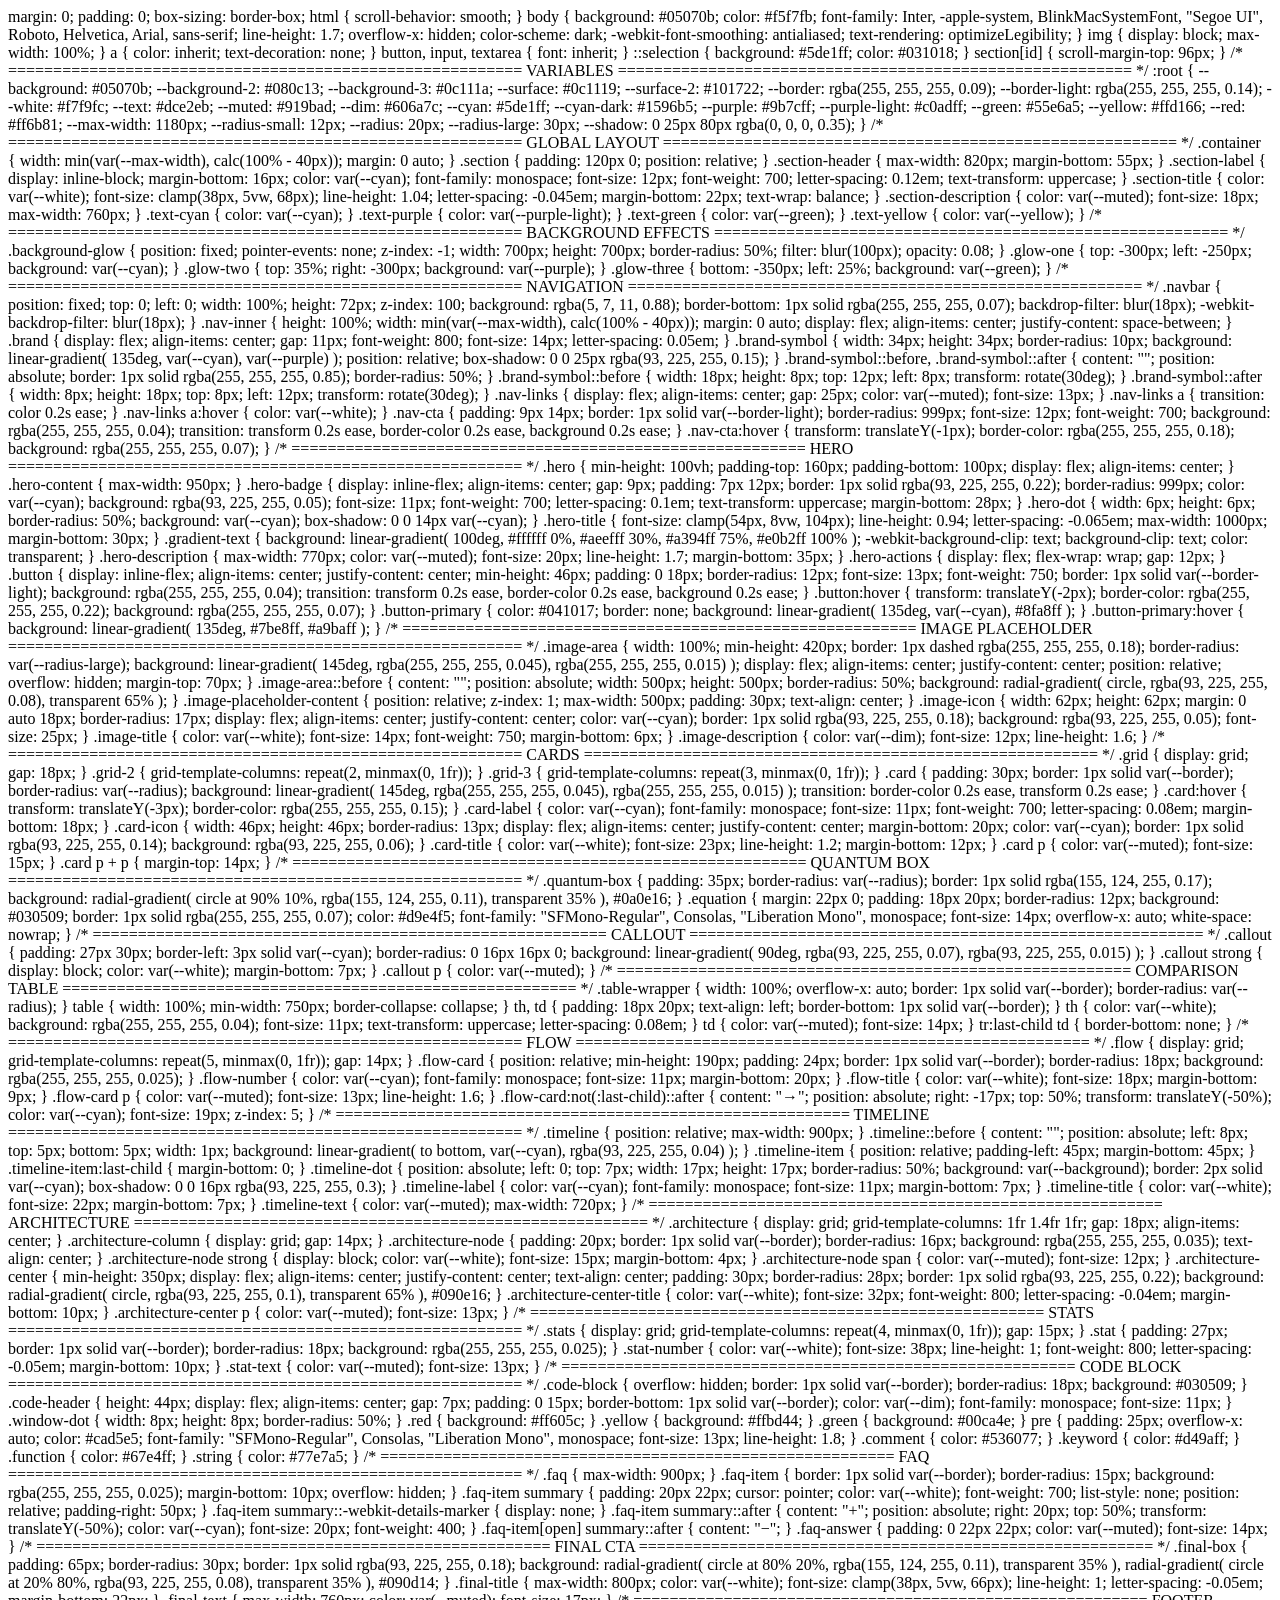
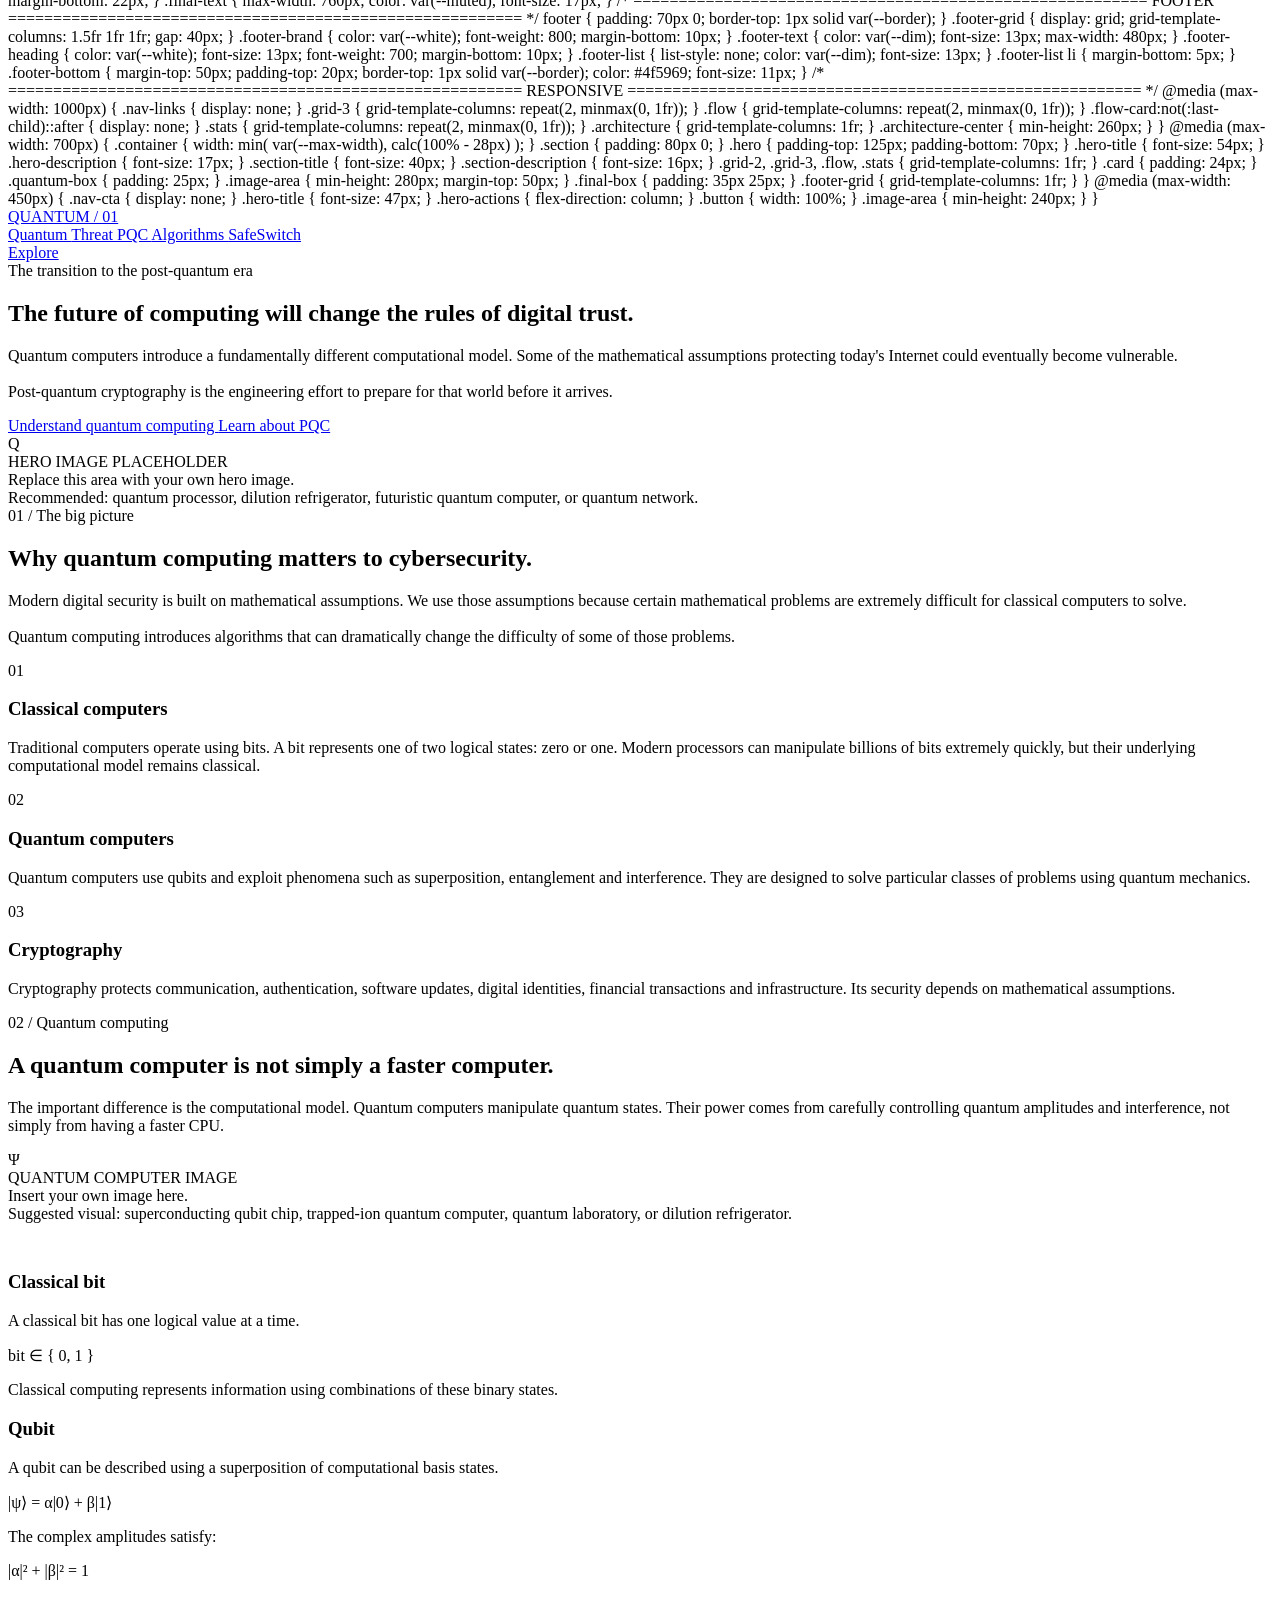
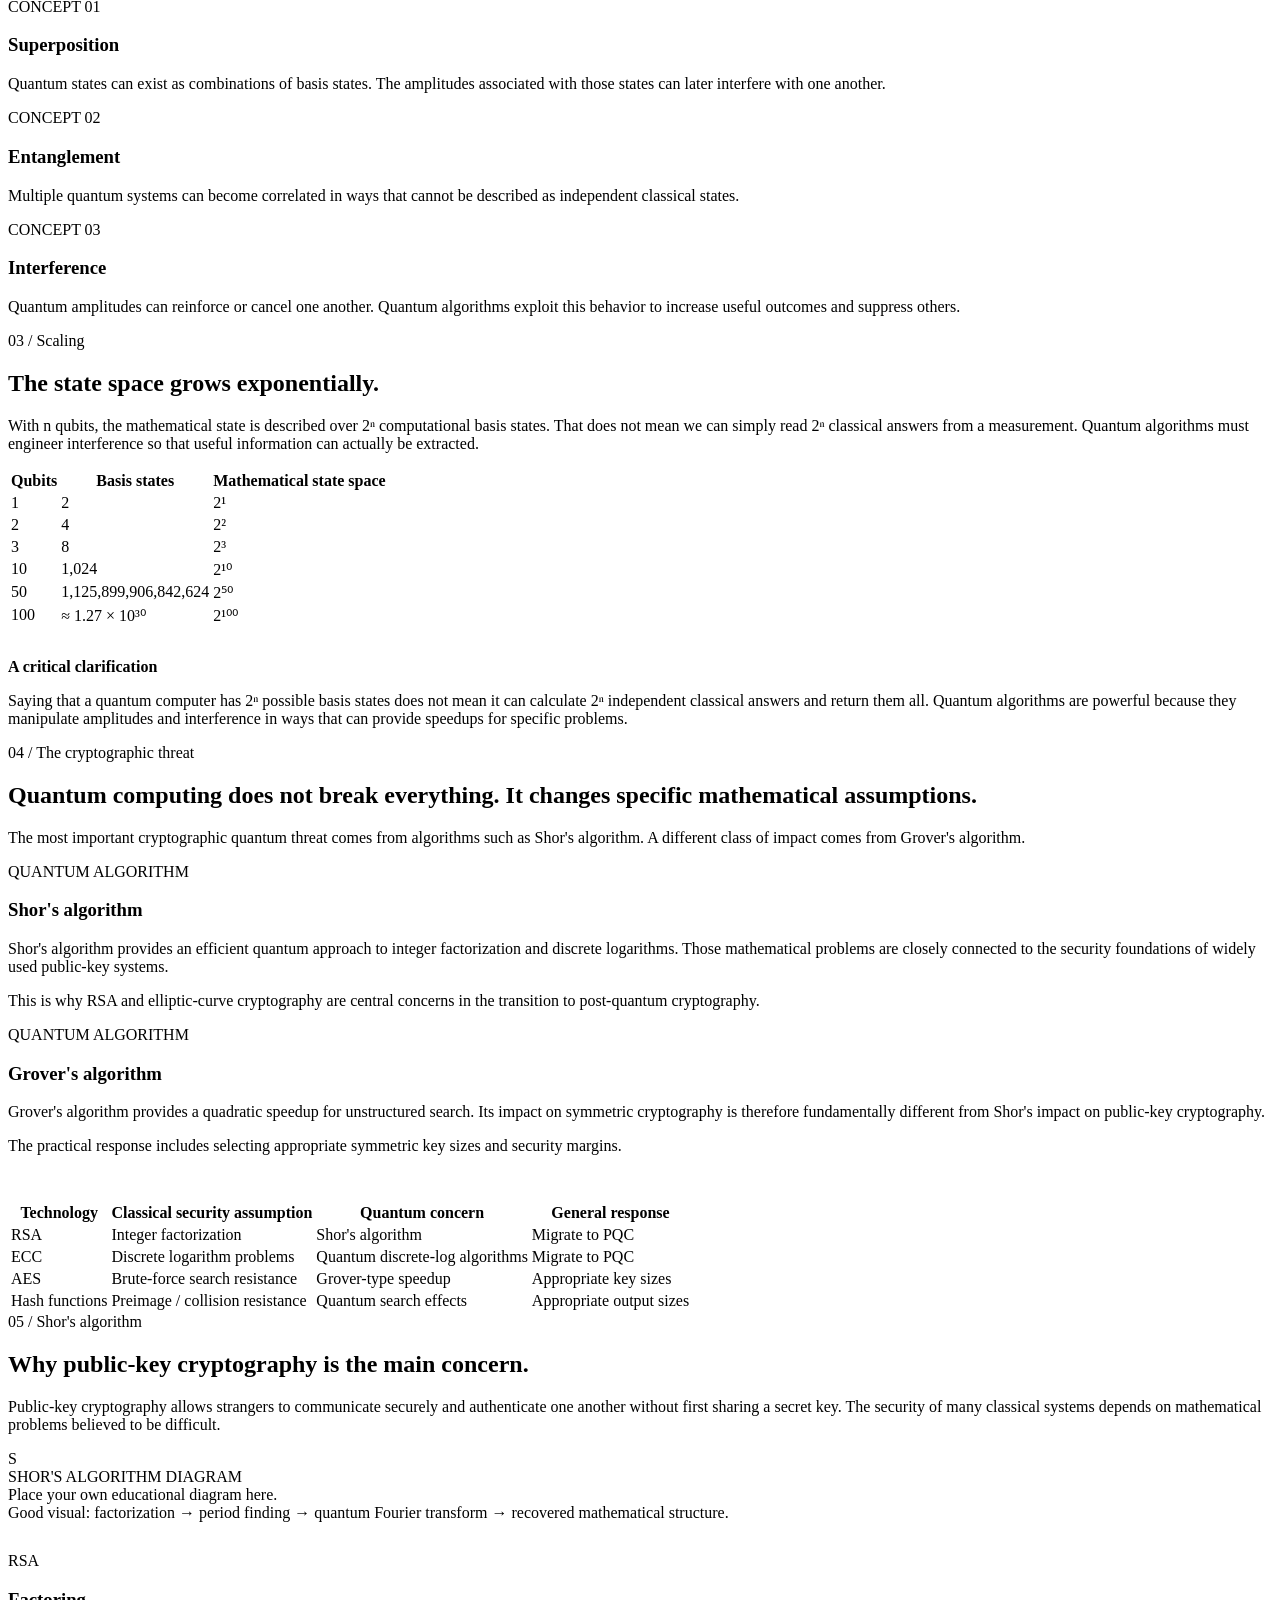
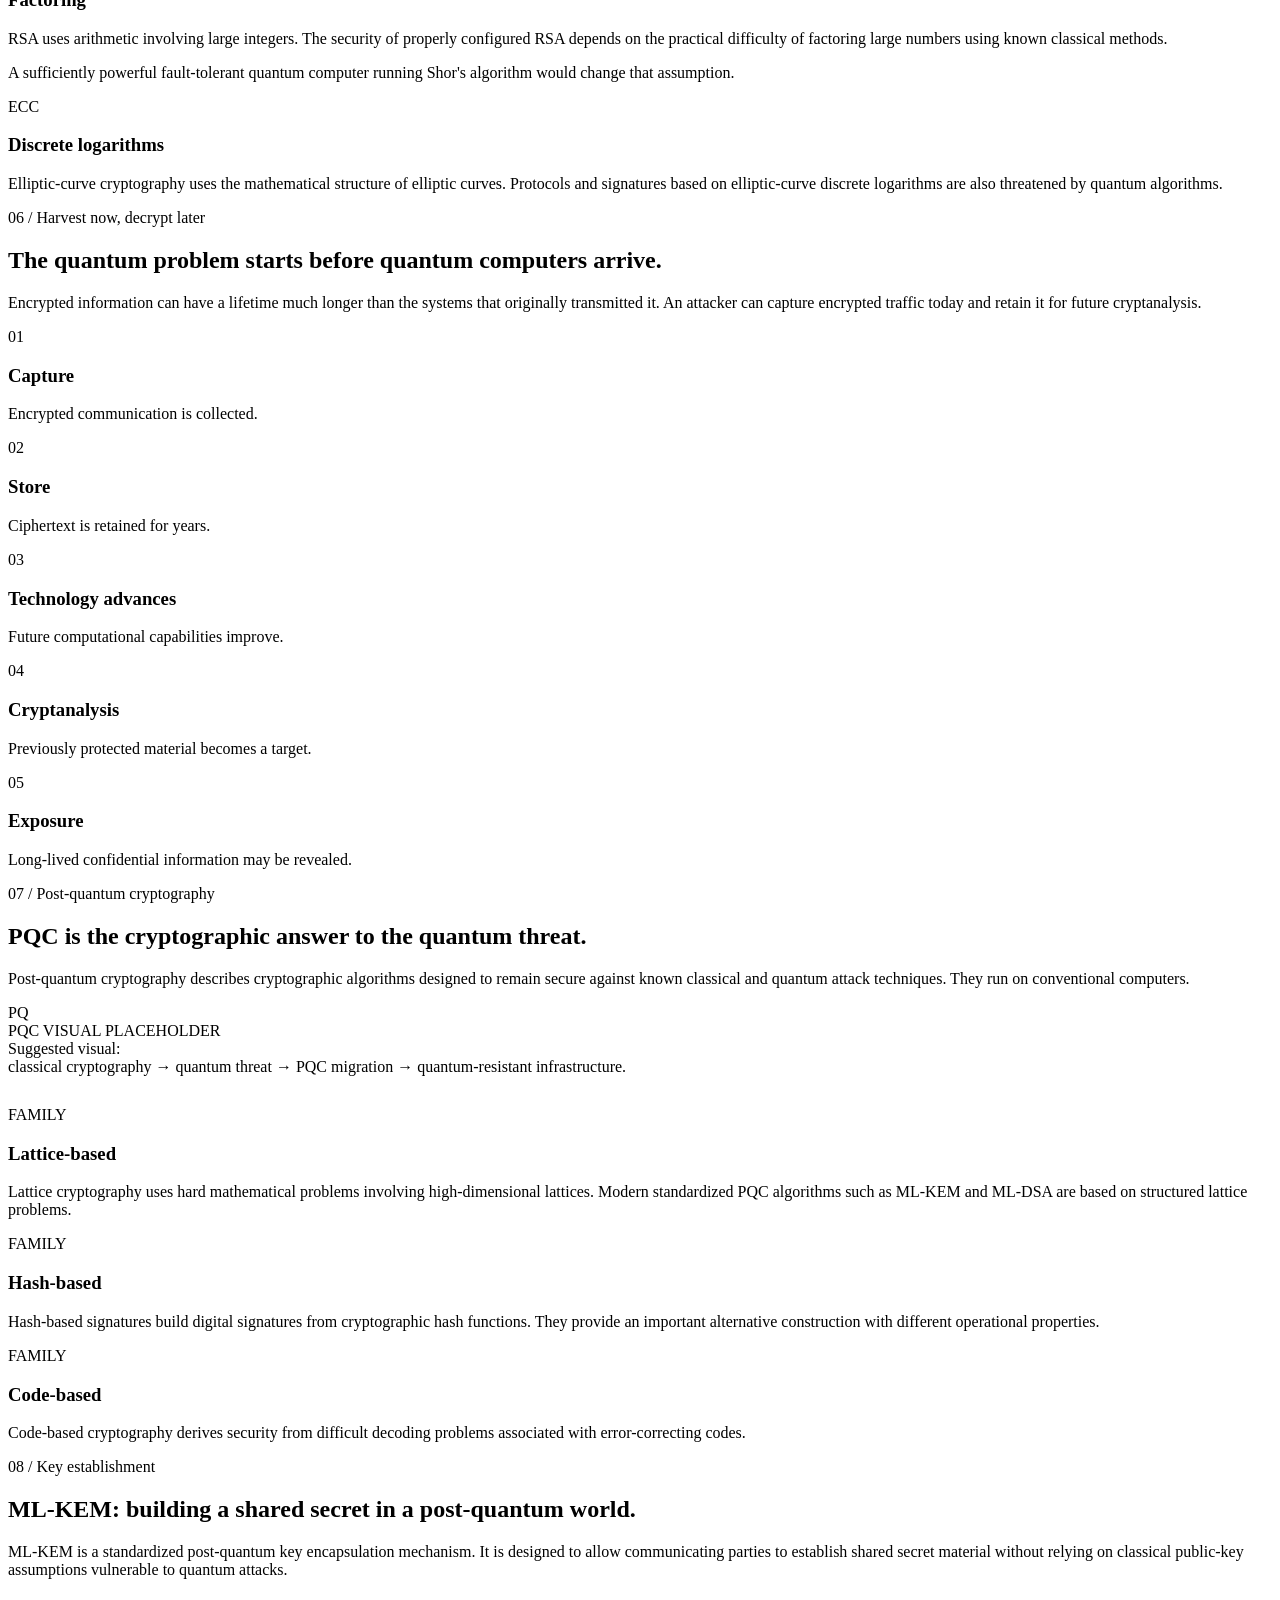
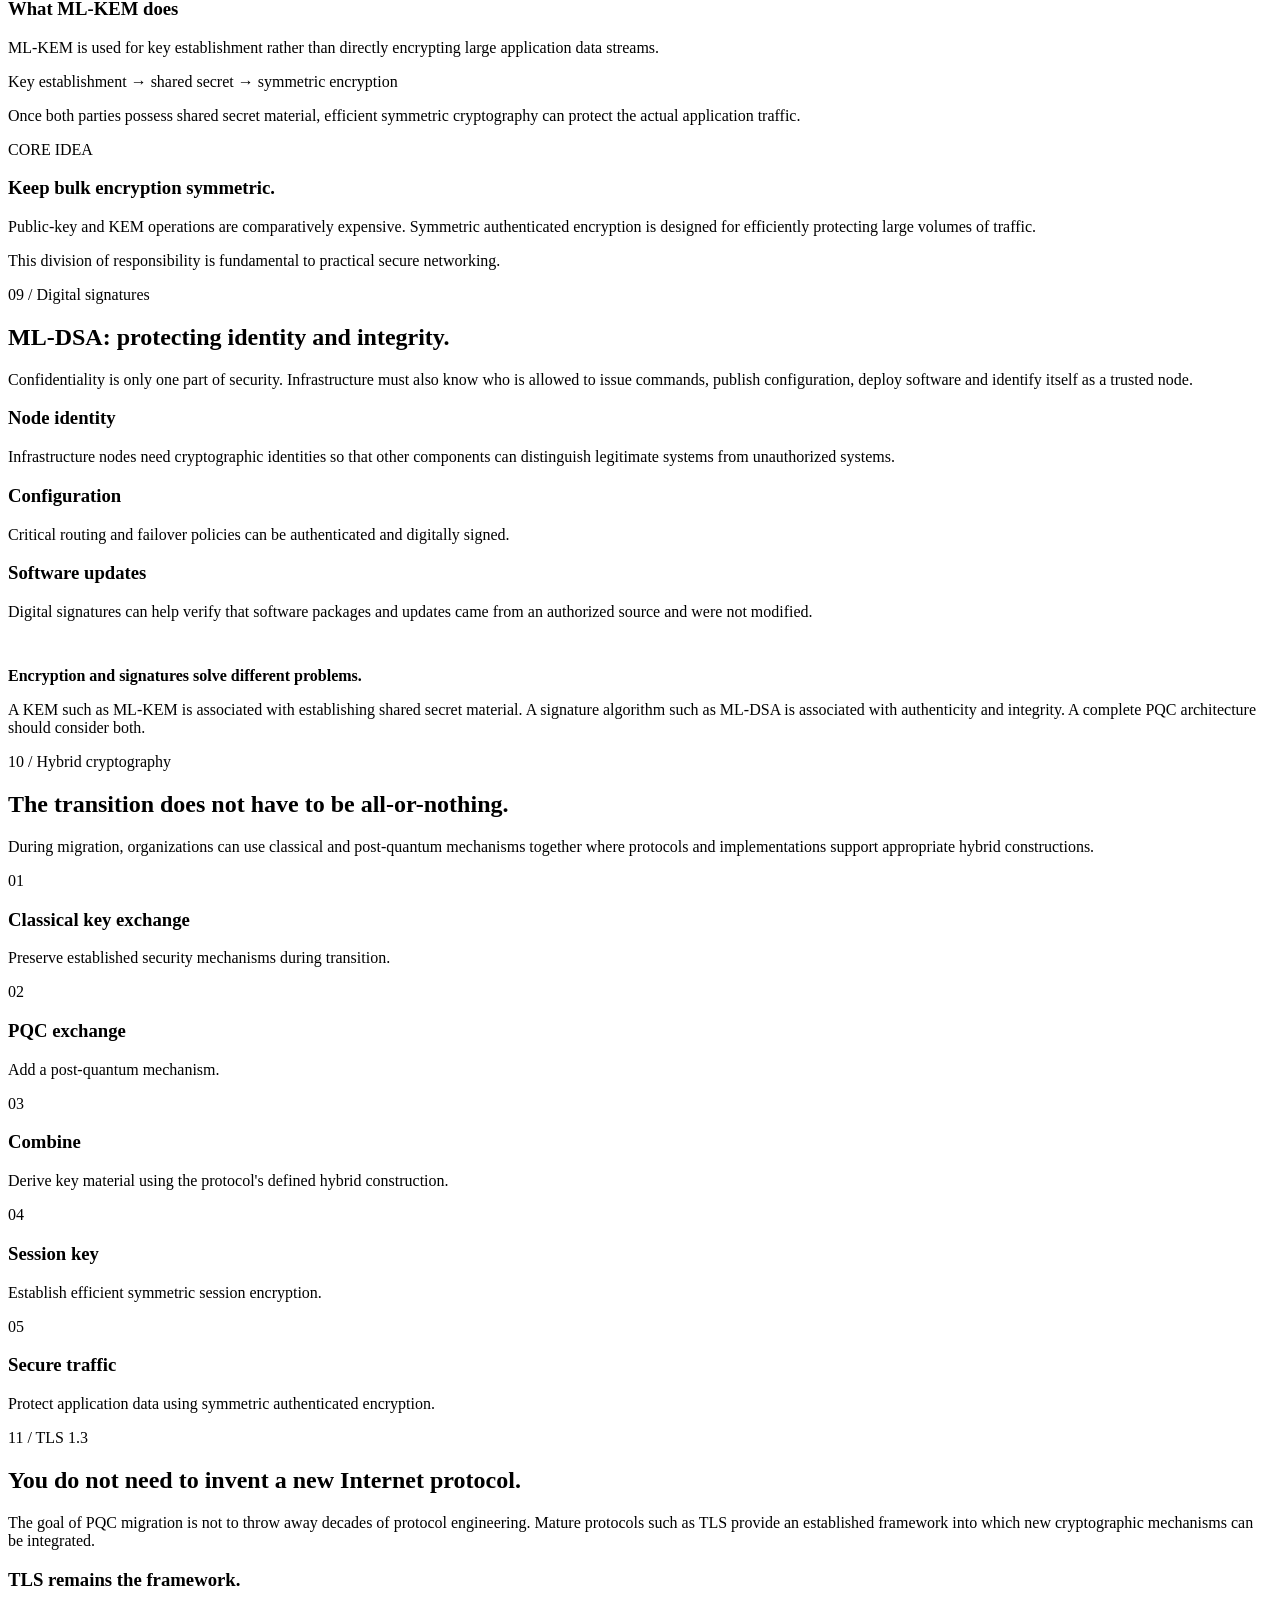
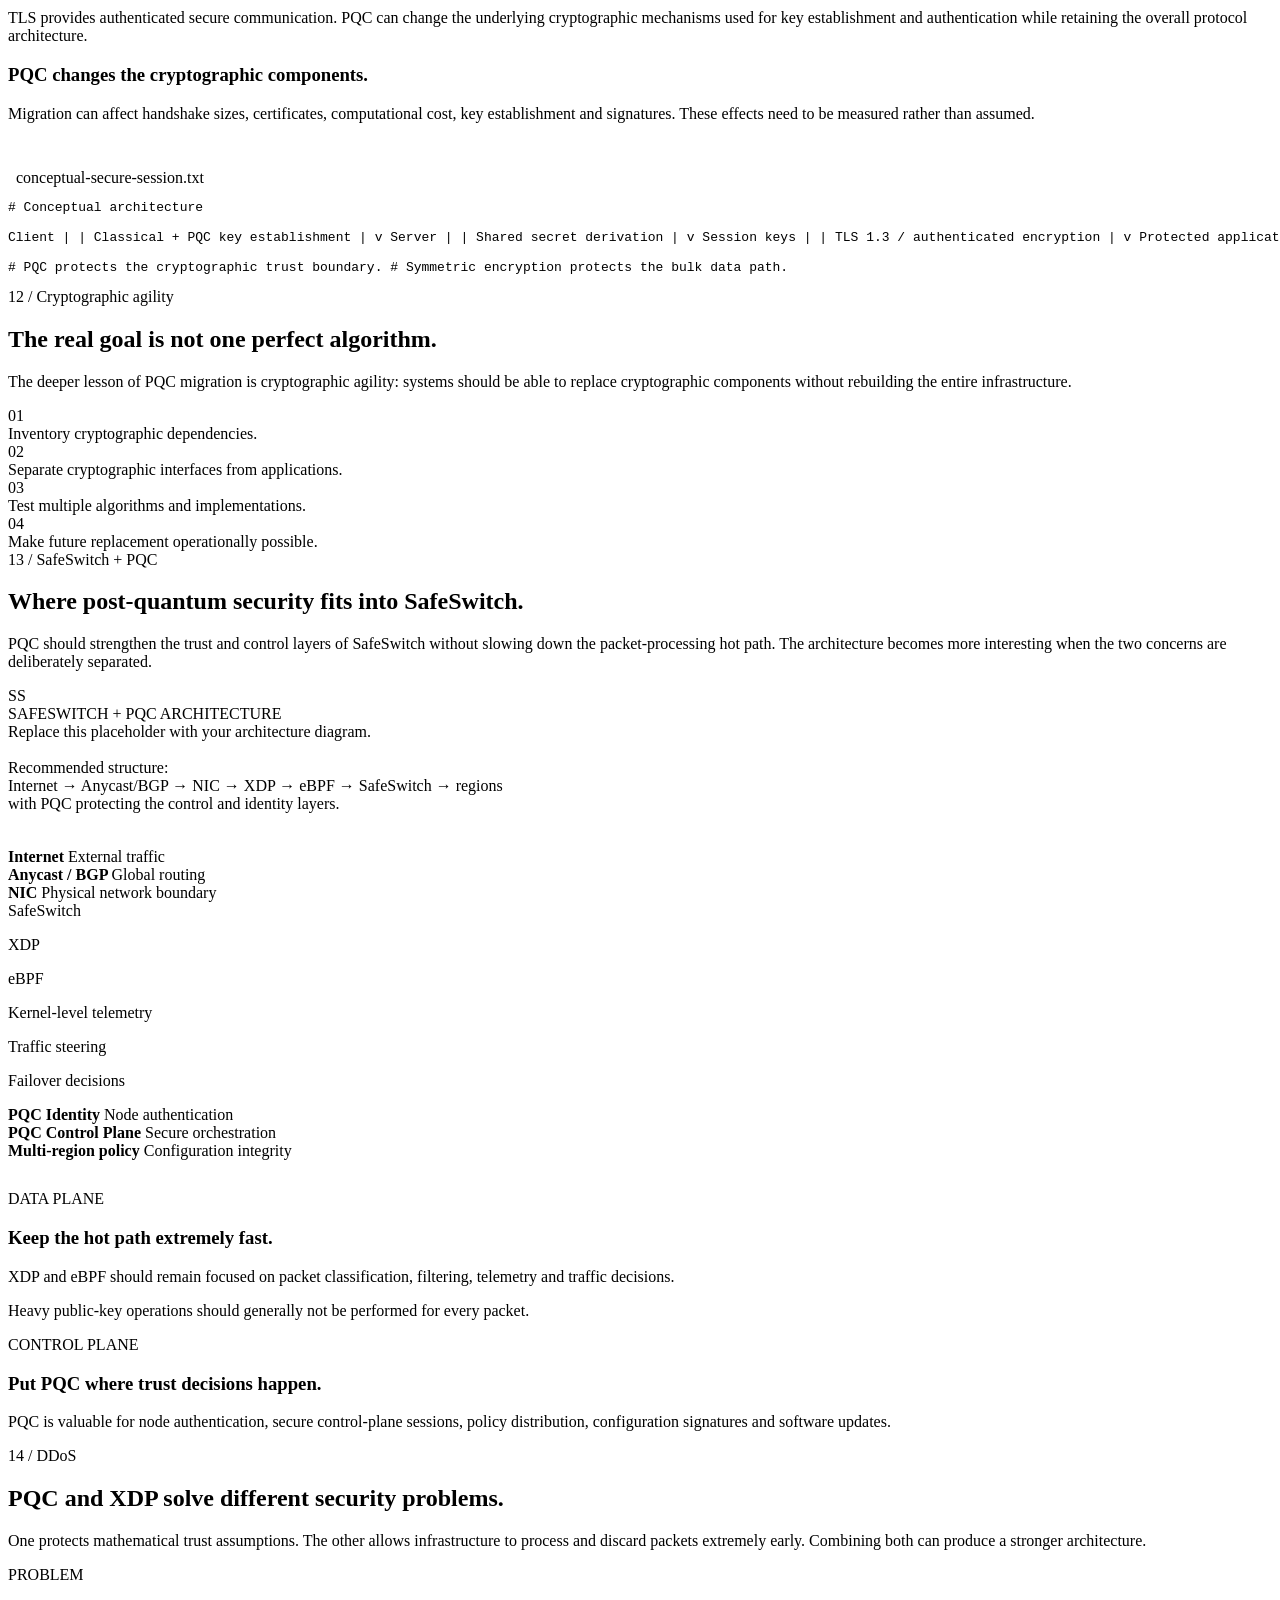
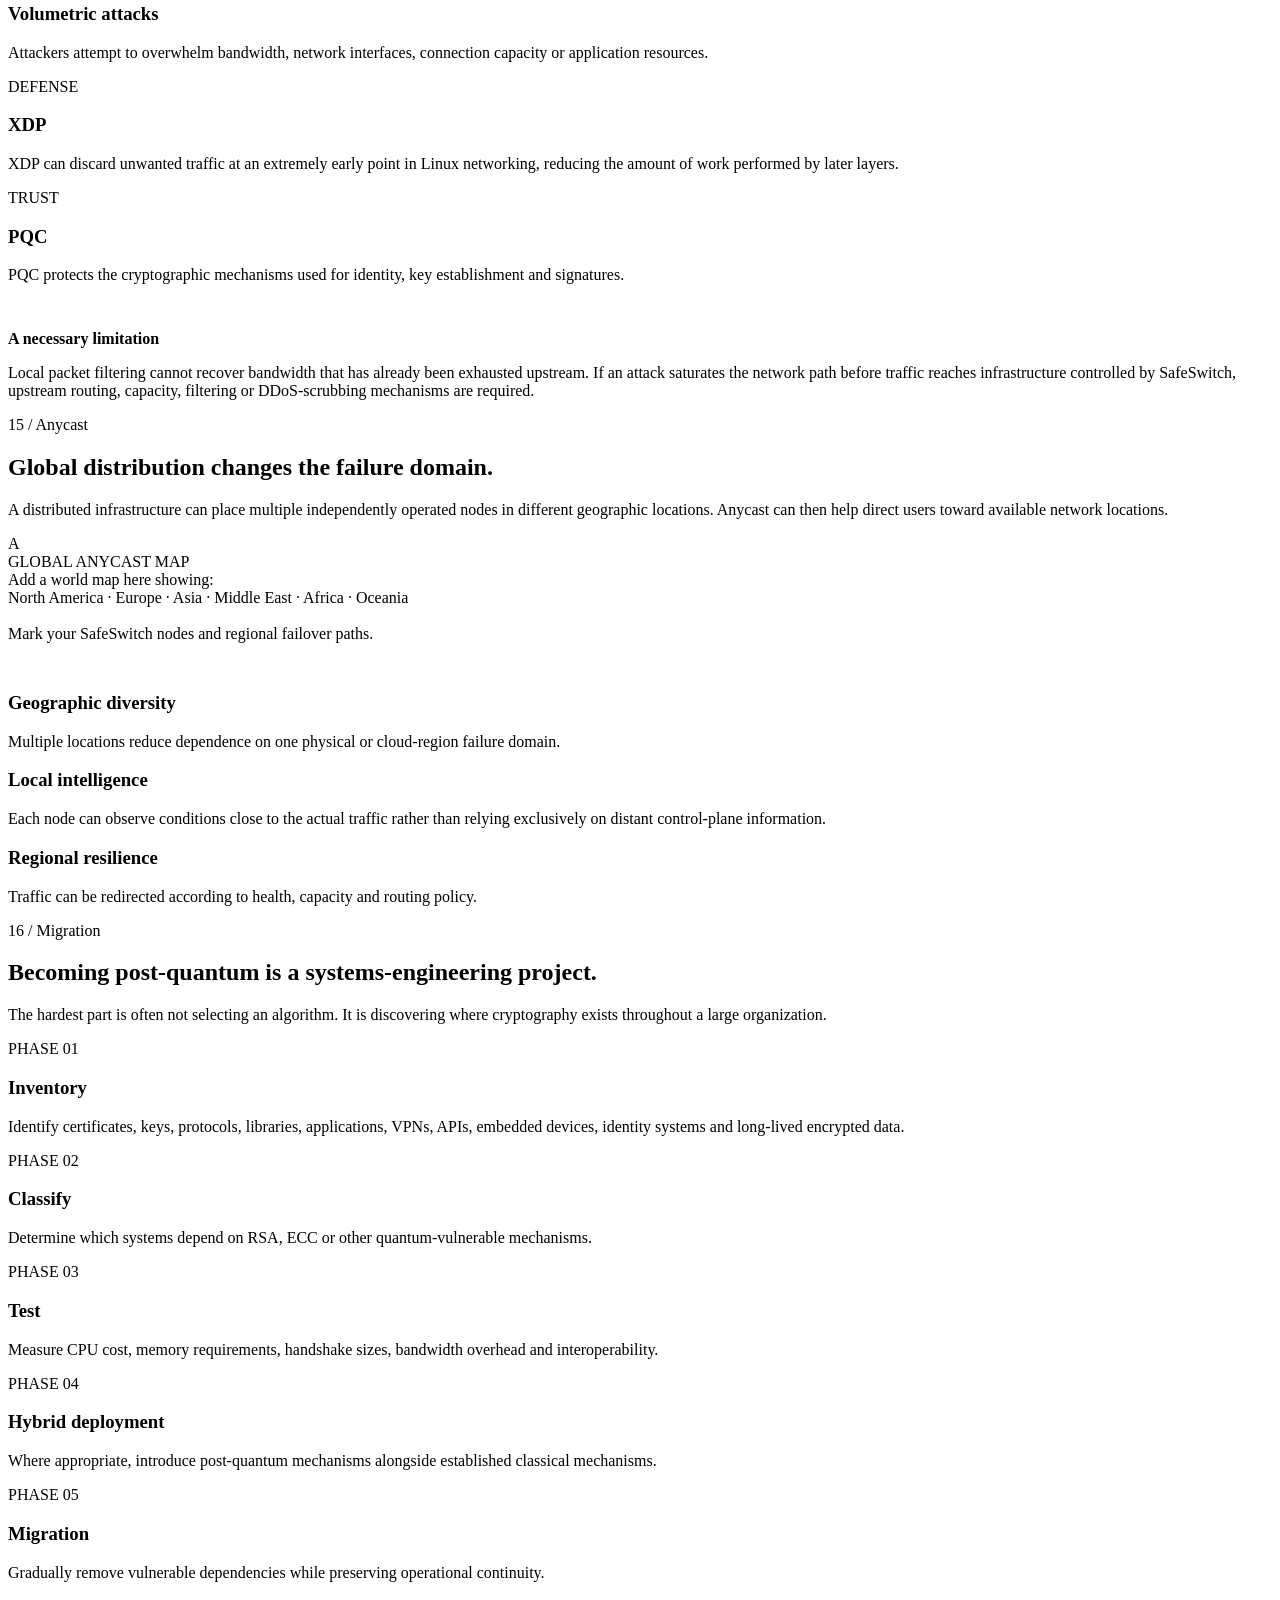
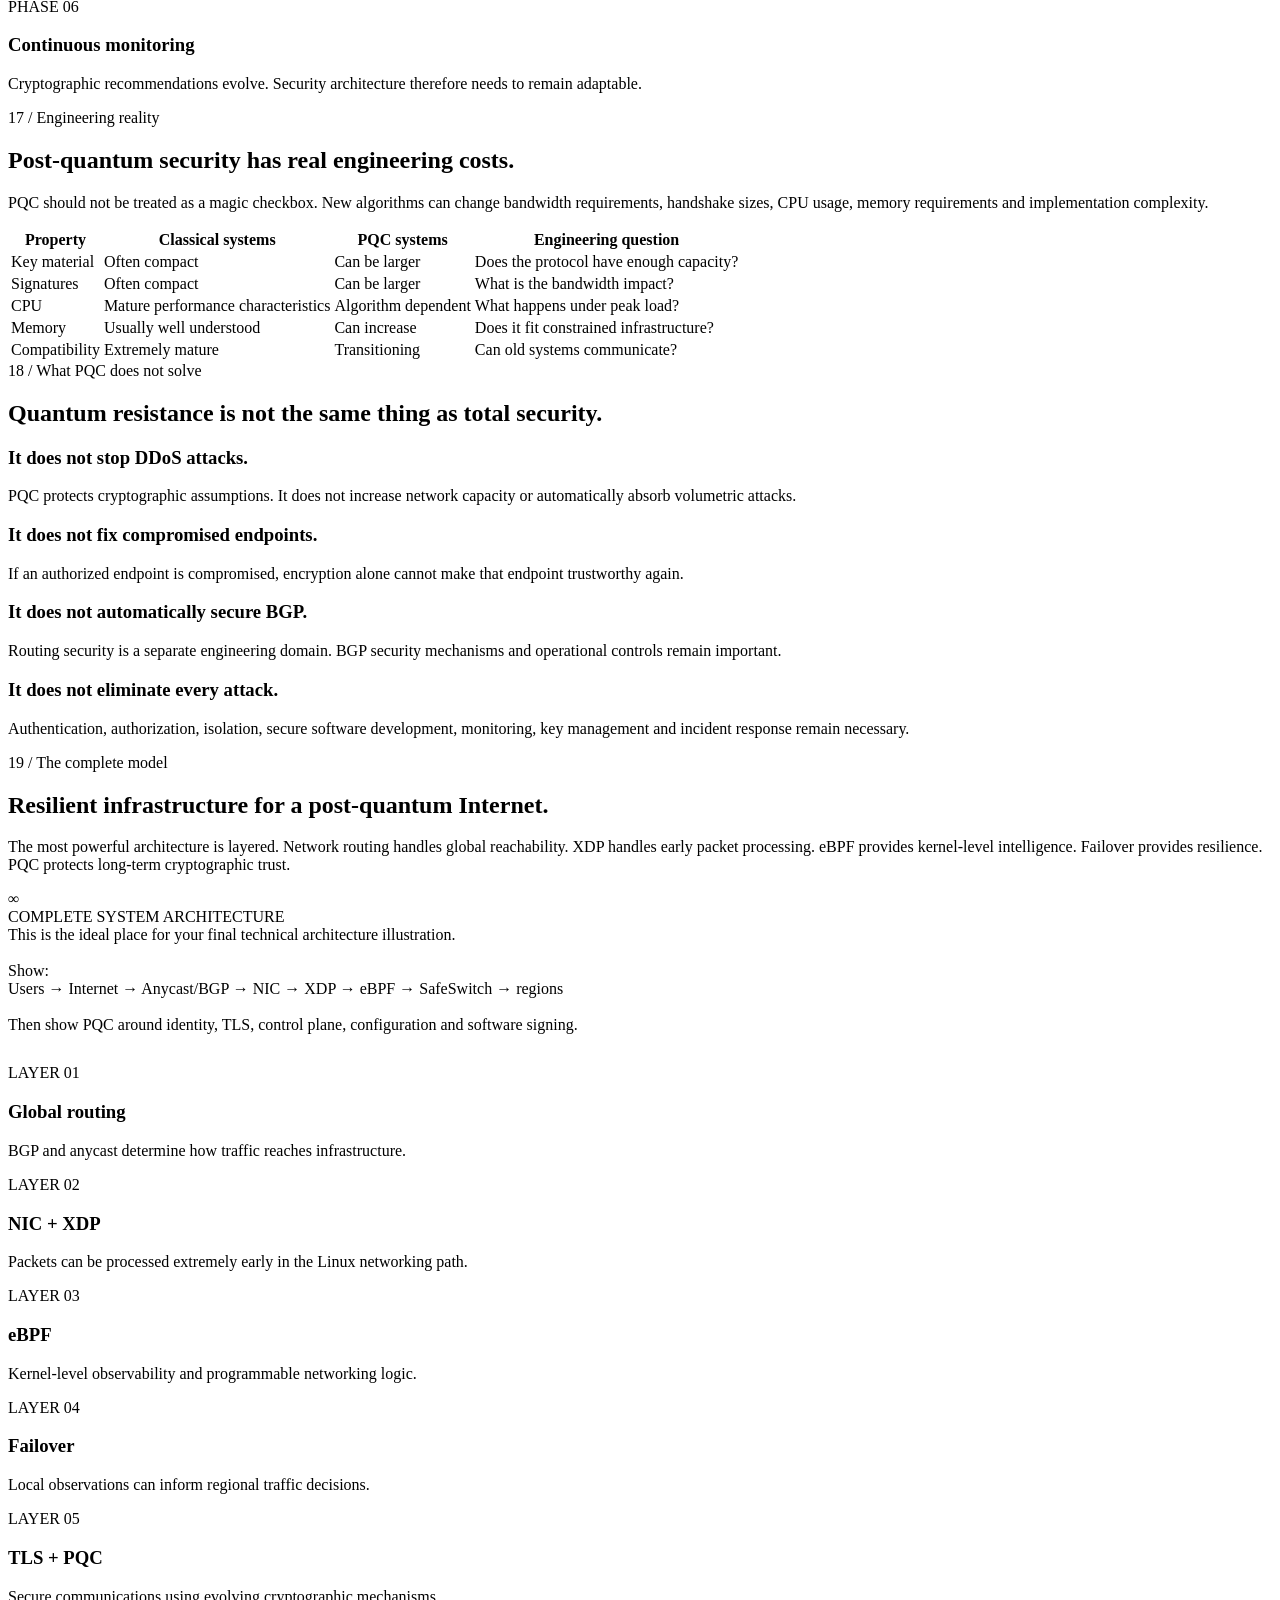
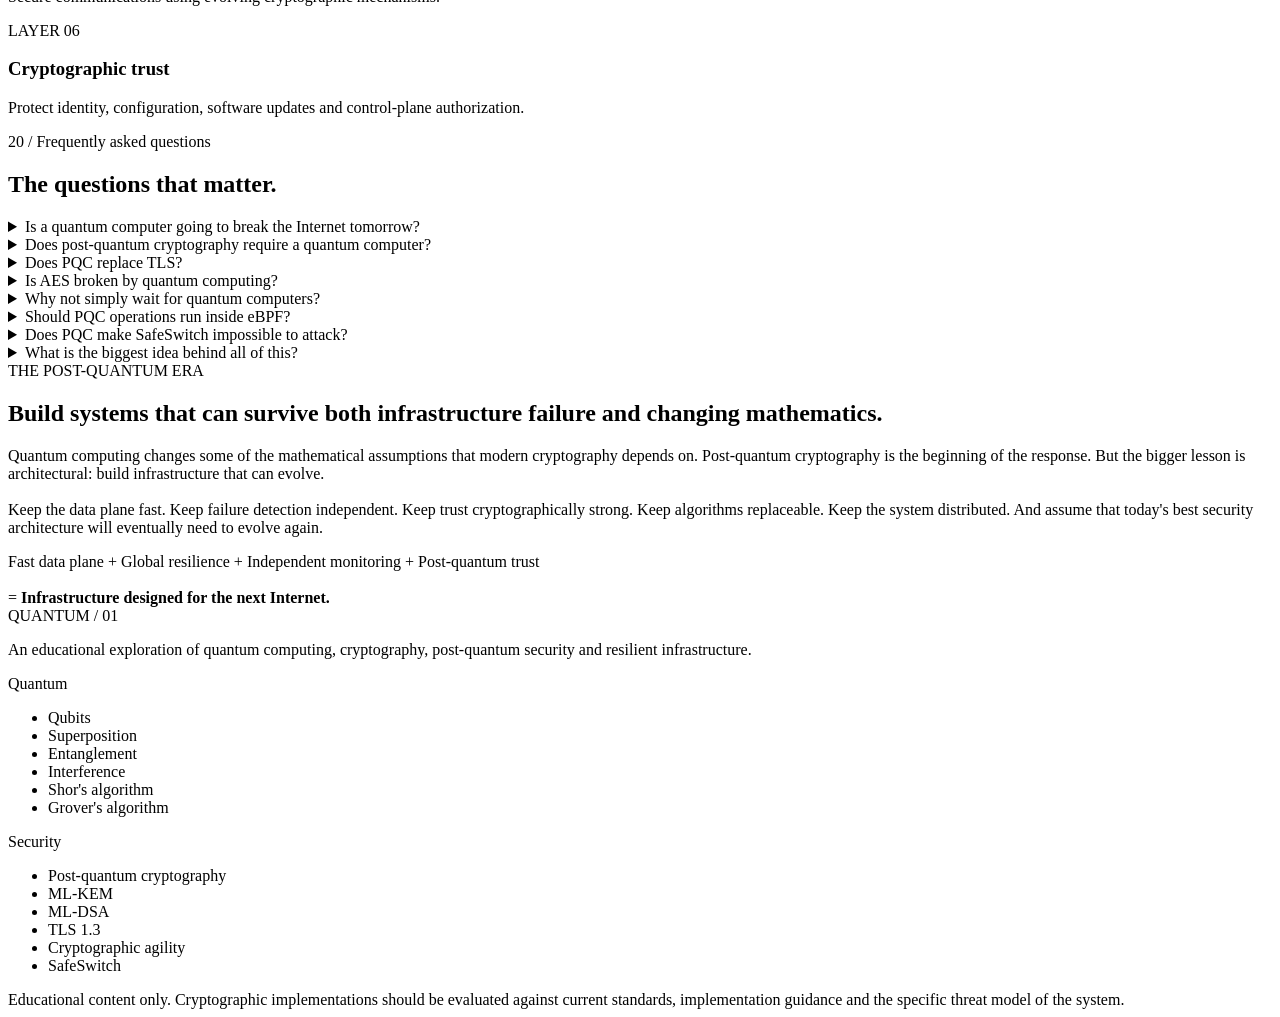
<file: PQC.html>
<!DOCTYPE html> <html lang="en"> <head> <meta charset="UTF-8"> <meta name="viewport" content="width=device-width, initial-scale=1.0">

<title>Quantum Era — Post-Quantum Cryptography</title>

<meta name="description" content="A visual and technical introduction to quantum computing, cryptography, quantum threats, and post-quantum security."

<style> margin: 0; padding: 0; box-sizing: border-box; 

html { scroll-behavior: smooth; }

body { background: #05070b; color: #f5f7fb; font-family: Inter, -apple-system, BlinkMacSystemFont, "Segoe UI", Roboto, Helvetica, Arial, sans-serif; line-height: 1.7; overflow-x: hidden; color-scheme: dark; -webkit-font-smoothing: antialiased; text-rendering: optimizeLegibility; }

img { display: block; max-width: 100%; }

a { color: inherit; text-decoration: none; }

button, input, textarea { font: inherit; }

::selection { background: #5de1ff; color: #031018; }

section[id] { scroll-margin-top: 96px; }

/* ========================================================= VARIABLES ========================================================= */

:root { --background: #05070b; --background-2: #080c13; --background-3: #0c111a;

--surface: #0c1119; --surface-2: #101722;

--border: rgba(255, 255, 255, 0.09); --border-light: rgba(255, 255, 255, 0.14);

--white: #f7f9fc; --text: #dce2eb; --muted: #919bad; --dim: #606a7c;

--cyan: #5de1ff; --cyan-dark: #1596b5;

--purple: #9b7cff; --purple-light: #c0adff;

--green: #55e6a5; --yellow: #ffd166; --red: #ff6b81;

--max-width: 1180px;

--radius-small: 12px; --radius: 20px; --radius-large: 30px;

--shadow: 0 25px 80px rgba(0, 0, 0, 0.35); }

/* ========================================================= GLOBAL LAYOUT ========================================================= */

.container { width: min(var(--max-width), calc(100% - 40px)); margin: 0 auto; }

.section { padding: 120px 0; position: relative; }

.section-header { max-width: 820px; margin-bottom: 55px; }

.section-label { display: inline-block; margin-bottom: 16px;

color: var(--cyan);

font-family: monospace; font-size: 12px; font-weight: 700;

letter-spacing: 0.12em; text-transform: uppercase; }

.section-title { color: var(--white);

font-size: clamp(38px, 5vw, 68px); line-height: 1.04; letter-spacing: -0.045em;

margin-bottom: 22px;

text-wrap: balance; }

.section-description { color: var(--muted); font-size: 18px; max-width: 760px; }

.text-cyan { color: var(--cyan); }

.text-purple { color: var(--purple-light); }

.text-green { color: var(--green); }

.text-yellow { color: var(--yellow); }

/* ========================================================= BACKGROUND EFFECTS ========================================================= */

.background-glow { position: fixed; pointer-events: none; z-index: -1;

width: 700px; height: 700px;

border-radius: 50%;

filter: blur(100px); opacity: 0.08; }

.glow-one { top: -300px; left: -250px; background: var(--cyan); }

.glow-two { top: 35%; right: -300px; background: var(--purple); }

.glow-three { bottom: -350px; left: 25%; background: var(--green); }

/* ========================================================= NAVIGATION ========================================================= */

.navbar { position: fixed; top: 0; left: 0; width: 100%;

height: 72px;

z-index: 100;

background: rgba(5, 7, 11, 0.88); border-bottom: 1px solid rgba(255, 255, 255, 0.07);

backdrop-filter: blur(18px); -webkit-backdrop-filter: blur(18px); }

.nav-inner { height: 100%;

width: min(var(--max-width), calc(100% - 40px)); margin: 0 auto;

display: flex; align-items: center; justify-content: space-between; }

.brand { display: flex; align-items: center; gap: 11px;

font-weight: 800; font-size: 14px; letter-spacing: 0.05em; }

.brand-symbol { width: 34px; height: 34px;

border-radius: 10px;

background: linear-gradient( 135deg, var(--cyan), var(--purple) );

position: relative;

box-shadow: 0 0 25px rgba(93, 225, 255, 0.15); }

.brand-symbol::before, .brand-symbol::after { content: "";

position: absolute;

border: 1px solid rgba(255, 255, 255, 0.85);

border-radius: 50%; }

.brand-symbol::before { width: 18px; height: 8px;

top: 12px; left: 8px;

transform: rotate(30deg); }

.brand-symbol::after { width: 8px; height: 18px;

top: 8px; left: 12px;

transform: rotate(30deg); }

.nav-links { display: flex; align-items: center; gap: 25px;

color: var(--muted);

font-size: 13px; }

.nav-links a { transition: color 0.2s ease; }

.nav-links a:hover { color: var(--white); }

.nav-cta { padding: 9px 14px;

border: 1px solid var(--border-light); border-radius: 999px;

font-size: 12px; font-weight: 700;

background: rgba(255, 255, 255, 0.04);

transition: transform 0.2s ease, border-color 0.2s ease, background 0.2s ease; }

.nav-cta:hover { transform: translateY(-1px); border-color: rgba(255, 255, 255, 0.18); background: rgba(255, 255, 255, 0.07); }

/* ========================================================= HERO ========================================================= */

.hero { min-height: 100vh;

padding-top: 160px; padding-bottom: 100px;

display: flex; align-items: center; }

.hero-content { max-width: 950px; }

.hero-badge { display: inline-flex; align-items: center; gap: 9px;

padding: 7px 12px;

border: 1px solid rgba(93, 225, 255, 0.22); border-radius: 999px;

color: var(--cyan);

background: rgba(93, 225, 255, 0.05);

font-size: 11px; font-weight: 700;

letter-spacing: 0.1em; text-transform: uppercase;

margin-bottom: 28px; }

.hero-dot { width: 6px; height: 6px;

border-radius: 50%;

background: var(--cyan);

box-shadow: 0 0 14px var(--cyan); }

.hero-title { font-size: clamp(54px, 8vw, 104px);

line-height: 0.94; letter-spacing: -0.065em;

max-width: 1000px;

margin-bottom: 30px; }

.gradient-text { background: linear-gradient( 100deg, #ffffff 0%, #aeefff 30%, #a394ff 75%, #e0b2ff 100% );

-webkit-background-clip: text; background-clip: text;

color: transparent; }

.hero-description { max-width: 770px;

color: var(--muted);

font-size: 20px; line-height: 1.7;

margin-bottom: 35px; }

.hero-actions { display: flex; flex-wrap: wrap; gap: 12px; }

.button { display: inline-flex; align-items: center; justify-content: center;

min-height: 46px;

padding: 0 18px;

border-radius: 12px;

font-size: 13px; font-weight: 750;

border: 1px solid var(--border-light);

background: rgba(255, 255, 255, 0.04);

transition: transform 0.2s ease, border-color 0.2s ease, background 0.2s ease; }

.button:hover { transform: translateY(-2px); border-color: rgba(255, 255, 255, 0.22); background: rgba(255, 255, 255, 0.07); }

.button-primary { color: #041017;

border: none;

background: linear-gradient( 135deg, var(--cyan), #8fa8ff ); }

.button-primary:hover { background: linear-gradient( 135deg, #7be8ff, #a9baff ); }

/* ========================================================= IMAGE PLACEHOLDER ========================================================= */

.image-area { width: 100%; min-height: 420px;

border: 1px dashed rgba(255, 255, 255, 0.18); border-radius: var(--radius-large);

background: linear-gradient( 145deg, rgba(255, 255, 255, 0.045), rgba(255, 255, 255, 0.015) );

display: flex; align-items: center; justify-content: center;

position: relative; overflow: hidden;

margin-top: 70px; }

.image-area::before { content: "";

position: absolute;

width: 500px; height: 500px;

border-radius: 50%;

background: radial-gradient( circle, rgba(93, 225, 255, 0.08), transparent 65% ); }

.image-placeholder-content { position: relative; z-index: 1;

max-width: 500px;

padding: 30px;

text-align: center; }

.image-icon { width: 62px; height: 62px;

margin: 0 auto 18px;

border-radius: 17px;

display: flex; align-items: center; justify-content: center;

color: var(--cyan);

border: 1px solid rgba(93, 225, 255, 0.18); background: rgba(93, 225, 255, 0.05);

font-size: 25px; }

.image-title { color: var(--white);

font-size: 14px; font-weight: 750;

margin-bottom: 6px; }

.image-description { color: var(--dim);

font-size: 12px; line-height: 1.6; }

/* ========================================================= CARDS ========================================================= */

.grid { display: grid; gap: 18px; }

.grid-2 { grid-template-columns: repeat(2, minmax(0, 1fr)); }

.grid-3 { grid-template-columns: repeat(3, minmax(0, 1fr)); }

.card { padding: 30px;

border: 1px solid var(--border); border-radius: var(--radius);

background: linear-gradient( 145deg, rgba(255, 255, 255, 0.045), rgba(255, 255, 255, 0.015) );

transition: border-color 0.2s ease, transform 0.2s ease; }

.card:hover { transform: translateY(-3px); border-color: rgba(255, 255, 255, 0.15); }

.card-label { color: var(--cyan);

font-family: monospace; font-size: 11px; font-weight: 700;

letter-spacing: 0.08em;

margin-bottom: 18px; }

.card-icon { width: 46px; height: 46px;

border-radius: 13px;

display: flex; align-items: center; justify-content: center;

margin-bottom: 20px;

color: var(--cyan);

border: 1px solid rgba(93, 225, 255, 0.14); background: rgba(93, 225, 255, 0.06); }

.card-title { color: var(--white);

font-size: 23px; line-height: 1.2;

margin-bottom: 12px; }

.card p { color: var(--muted); font-size: 15px; }

.card p + p { margin-top: 14px; }

/* ========================================================= QUANTUM BOX ========================================================= */

.quantum-box { padding: 35px;

border-radius: var(--radius);

border: 1px solid rgba(155, 124, 255, 0.17);

background: radial-gradient( circle at 90% 10%, rgba(155, 124, 255, 0.11), transparent 35% ), #0a0e16; }

.equation { margin: 22px 0;

padding: 18px 20px;

border-radius: 12px;

background: #030509;

border: 1px solid rgba(255, 255, 255, 0.07);

color: #d9e4f5;

font-family: "SFMono-Regular", Consolas, "Liberation Mono", monospace;

font-size: 14px;

overflow-x: auto; white-space: nowrap; }

/* ========================================================= CALLOUT ========================================================= */

.callout { padding: 27px 30px;

border-left: 3px solid var(--cyan);

border-radius: 0 16px 16px 0;

background: linear-gradient( 90deg, rgba(93, 225, 255, 0.07), rgba(93, 225, 255, 0.015) ); }

.callout strong { display: block;

color: var(--white);

margin-bottom: 7px; }

.callout p { color: var(--muted); }

/* ========================================================= COMPARISON TABLE ========================================================= */

.table-wrapper { width: 100%;

overflow-x: auto;

border: 1px solid var(--border); border-radius: var(--radius); }

table { width: 100%; min-width: 750px;

border-collapse: collapse; }

th, td { padding: 18px 20px;

text-align: left;

border-bottom: 1px solid var(--border); }

th { color: var(--white);

background: rgba(255, 255, 255, 0.04);

font-size: 11px;

text-transform: uppercase; letter-spacing: 0.08em; }

td { color: var(--muted);

font-size: 14px; }

tr:last-child td { border-bottom: none; }

/* ========================================================= FLOW ========================================================= */

.flow { display: grid;

grid-template-columns: repeat(5, minmax(0, 1fr));

gap: 14px; }

.flow-card { position: relative;

min-height: 190px;

padding: 24px;

border: 1px solid var(--border); border-radius: 18px;

background: rgba(255, 255, 255, 0.025); }

.flow-number { color: var(--cyan);

font-family: monospace; font-size: 11px;

margin-bottom: 20px; }

.flow-title { color: var(--white);

font-size: 18px;

margin-bottom: 9px; }

.flow-card p { color: var(--muted);

font-size: 13px; line-height: 1.6; }

.flow-card:not(:last-child)::after { content: "→";

position: absolute;

right: -17px; top: 50%;

transform: translateY(-50%);

color: var(--cyan);

font-size: 19px;

z-index: 5; }

/* ========================================================= TIMELINE ========================================================= */

.timeline { position: relative;

max-width: 900px; }

.timeline::before { content: "";

position: absolute;

left: 8px; top: 5px; bottom: 5px;

width: 1px;

background: linear-gradient( to bottom, var(--cyan), rgba(93, 225, 255, 0.04) ); }

.timeline-item { position: relative;

padding-left: 45px;

margin-bottom: 45px; }

.timeline-item:last-child { margin-bottom: 0; }

.timeline-dot { position: absolute;

left: 0; top: 7px;

width: 17px; height: 17px;

border-radius: 50%;

background: var(--background);

border: 2px solid var(--cyan);

box-shadow: 0 0 16px rgba(93, 225, 255, 0.3); }

.timeline-label { color: var(--cyan);

font-family: monospace; font-size: 11px;

margin-bottom: 7px; }

.timeline-title { color: var(--white);

font-size: 22px;

margin-bottom: 7px; }

.timeline-text { color: var(--muted);

max-width: 720px; }

/* ========================================================= ARCHITECTURE ========================================================= */

.architecture { display: grid;

grid-template-columns: 1fr 1.4fr 1fr;

gap: 18px;

align-items: center; }

.architecture-column { display: grid; gap: 14px; }

.architecture-node { padding: 20px;

border: 1px solid var(--border); border-radius: 16px;

background: rgba(255, 255, 255, 0.035);

text-align: center; }

.architecture-node strong { display: block;

color: var(--white);

font-size: 15px;

margin-bottom: 4px; }

.architecture-node span { color: var(--muted);

font-size: 12px; }

.architecture-center { min-height: 350px;

display: flex; align-items: center; justify-content: center;

text-align: center;

padding: 30px;

border-radius: 28px;

border: 1px solid rgba(93, 225, 255, 0.22);

background: radial-gradient( circle, rgba(93, 225, 255, 0.1), transparent 65% ), #090e16; }

.architecture-center-title { color: var(--white);

font-size: 32px; font-weight: 800;

letter-spacing: -0.04em;

margin-bottom: 10px; }

.architecture-center p { color: var(--muted);

font-size: 13px; }

/* ========================================================= STATS ========================================================= */

.stats { display: grid;

grid-template-columns: repeat(4, minmax(0, 1fr));

gap: 15px; }

.stat { padding: 27px;

border: 1px solid var(--border); border-radius: 18px;

background: rgba(255, 255, 255, 0.025); }

.stat-number { color: var(--white);

font-size: 38px; line-height: 1;

font-weight: 800;

letter-spacing: -0.05em;

margin-bottom: 10px; }

.stat-text { color: var(--muted);

font-size: 13px; }

/* ========================================================= CODE BLOCK ========================================================= */

.code-block { overflow: hidden;

border: 1px solid var(--border); border-radius: 18px;

background: #030509; }

.code-header { height: 44px;

display: flex; align-items: center; gap: 7px;

padding: 0 15px;

border-bottom: 1px solid var(--border);

color: var(--dim);

font-family: monospace; font-size: 11px; }

.window-dot { width: 8px; height: 8px;

border-radius: 50%; }

.red { background: #ff605c; }

.yellow { background: #ffbd44; }

.green { background: #00ca4e; }

pre { padding: 25px;

overflow-x: auto;

color: #cad5e5;

font-family: "SFMono-Regular", Consolas, "Liberation Mono", monospace;

font-size: 13px;

line-height: 1.8; }

.comment { color: #536077; }

.keyword { color: #d49aff; }

.function { color: #67e4ff; }

.string { color: #77e7a5; }

/* ========================================================= FAQ ========================================================= */

.faq { max-width: 900px; }

.faq-item { border: 1px solid var(--border);

border-radius: 15px;

background: rgba(255, 255, 255, 0.025);

margin-bottom: 10px;

overflow: hidden; }

.faq-item summary { padding: 20px 22px;

cursor: pointer;

color: var(--white);

font-weight: 700;

list-style: none;

position: relative;

padding-right: 50px; }

.faq-item summary::-webkit-details-marker { display: none; }

.faq-item summary::after { content: "+";

position: absolute;

right: 20px; top: 50%;

transform: translateY(-50%);

color: var(--cyan);

font-size: 20px;

font-weight: 400; }

.faq-item[open] summary::after { content: "−"; }

.faq-answer { padding: 0 22px 22px;

color: var(--muted);

font-size: 14px; }

/* ========================================================= FINAL CTA ========================================================= */

.final-box { padding: 65px;

border-radius: 30px;

border: 1px solid rgba(93, 225, 255, 0.18);

background: radial-gradient( circle at 80% 20%, rgba(155, 124, 255, 0.11), transparent 35% ), radial-gradient( circle at 20% 80%, rgba(93, 225, 255, 0.08), transparent 35% ), #090d14; }

.final-title { max-width: 800px;

color: var(--white);

font-size: clamp(38px, 5vw, 66px);

line-height: 1;

letter-spacing: -0.05em;

margin-bottom: 22px; }

.final-text { max-width: 760px;

color: var(--muted);

font-size: 17px; }

/* ========================================================= FOOTER ========================================================= */

footer { padding: 70px 0;

border-top: 1px solid var(--border); }

.footer-grid { display: grid;

grid-template-columns: 1.5fr 1fr 1fr;

gap: 40px; }

.footer-brand { color: var(--white);

font-weight: 800;

margin-bottom: 10px; }

.footer-text { color: var(--dim);

font-size: 13px;

max-width: 480px; }

.footer-heading { color: var(--white);

font-size: 13px; font-weight: 700;

margin-bottom: 10px; }

.footer-list { list-style: none;

color: var(--dim);

font-size: 13px; }

.footer-list li { margin-bottom: 5px; }

.footer-bottom { margin-top: 50px;

padding-top: 20px;

border-top: 1px solid var(--border);

color: #4f5969;

font-size: 11px; }

/* ========================================================= RESPONSIVE ========================================================= */

@media (max-width: 1000px) {

.nav-links { display: none; }

.grid-3 { grid-template-columns: repeat(2, minmax(0, 1fr)); }

.flow { grid-template-columns: repeat(2, minmax(0, 1fr)); }

.flow-card:not(:last-child)::after { display: none; }

.stats { grid-template-columns: repeat(2, minmax(0, 1fr)); }

.architecture { grid-template-columns: 1fr; }

.architecture-center { min-height: 260px; } }

@media (max-width: 700px) {

.container { width: min( var(--max-width), calc(100% - 28px) ); }

.section { padding: 80px 0; }

.hero { padding-top: 125px; padding-bottom: 70px; }

.hero-title { font-size: 54px; }

.hero-description { font-size: 17px; }

.section-title { font-size: 40px; }

.section-description { font-size: 16px; }

.grid-2, .grid-3, .flow, .stats { grid-template-columns: 1fr; }

.card { padding: 24px; }

.quantum-box { padding: 25px; }

.image-area { min-height: 280px; margin-top: 50px; }

.final-box { padding: 35px 25px; }

.footer-grid { grid-template-columns: 1fr; } }

@media (max-width: 450px) {

.nav-cta { display: none; }

.hero-title { font-size: 47px; }

.hero-actions { flex-direction: column; }

.button { width: 100%; }

.image-area { min-height: 240px; } } </style> </head>

<body>

<!-- ======================================================= BACKGROUND ======================================================== -->

<div class="background-glow glow-one"></div> <div class="background-glow glow-two"></div> <div class="background-glow glow-three"></div>

<!-- ======================================================= NAVIGATION ======================================================== -->

<header class="navbar">

<div class="nav-inner">

<a href="#top" class="brand">

<span class="brand-symbol"></span>

<span> QUANTUM / 01 </span>

</a>

<nav class="nav-links">

<a href="#quantum"> Quantum </a>

<a href="#threat"> Threat </a>

<a href="#pqc"> PQC </a>

<a href="#algorithms"> Algorithms </a>

<a href="#safeswitch"> SafeSwitch </a>

</nav>

<a href="#begin" class="nav-cta"> Explore </a>

</div>

</header>

<!-- ======================================================= HERO ======================================================== -->

<main id="top">

<section class="hero">

<div class="container">

<div class="hero-content">

<div class="hero-badge">

<span class="hero-dot"></span>

The transition to the post-quantum era

</div>

<h1 class="hero-title">

The future of computing will change the rules of <span class="gradient-text"> digital trust. </span>

</h1>

<p class="hero-description">

Quantum computers introduce a fundamentally different computational model. Some of the mathematical assumptions protecting today's Internet could eventually become vulnerable.

<br><br>

Post-quantum cryptography is the engineering effort to prepare for that world before it arrives.

</p>

<div class="hero-actions">

<a href="#quantum" class="button button-primary" > Understand quantum computing </a>

<a href="#pqc" class="button" > Learn about PQC </a>

</div>

</div>

<!-- IMAGE PLACEHOLDER -->

<div class="image-area">

<div class="image-placeholder-content">

<div class="image-icon"> Q </div>

<div class="image-title"> HERO IMAGE PLACEHOLDER </div>

<div class="image-description">

Replace this area with your own hero image.

<br>

Recommended: quantum processor, dilution refrigerator, futuristic quantum computer, or quantum network.

</div>

</div>

</div>

</div>

</section>

<!-- ===================================================== BEGIN ====================================================== -->

<section class="section" id="begin">

<div class="container">

<div class="section-header">

<div class="section-label"> 01 / The big picture </div>

<h2 class="section-title"> Why quantum computing matters to cybersecurity. </h2>

<p class="section-description">

Modern digital security is built on mathematical assumptions. We use those assumptions because certain mathematical problems are extremely difficult for classical computers to solve.

<br><br>

Quantum computing introduces algorithms that can dramatically change the difficulty of some of those problems.

</p>

</div>

<div class="grid grid-3">

<article class="card">

<div class="card-icon"> 01 </div>

<h3 class="card-title"> Classical computers </h3>

<p>

Traditional computers operate using bits. A bit represents one of two logical states: zero or one.

Modern processors can manipulate billions of bits extremely quickly, but their underlying computational model remains classical.

</p>

</article>

<article class="card">

<div class="card-icon"> 02 </div>

<h3 class="card-title"> Quantum computers </h3>

<p>

Quantum computers use qubits and exploit phenomena such as superposition, entanglement and interference.

They are designed to solve particular classes of problems using quantum mechanics.

</p>

</article>

<article class="card">

<div class="card-icon"> 03 </div>

<h3 class="card-title"> Cryptography </h3>

<p>

Cryptography protects communication, authentication, software updates, digital identities, financial transactions and infrastructure.

Its security depends on mathematical assumptions.

</p>

</article>

</div>

</div>

</section>

<!-- ===================================================== QUANTUM COMPUTING ====================================================== -->

<section class="section" id="quantum">

<div class="container">

<div class="section-header">

<div class="section-label"> 02 / Quantum computing </div>

<h2 class="section-title"> A quantum computer is not simply a faster computer. </h2>

<p class="section-description">

The important difference is the computational model.

Quantum computers manipulate quantum states. Their power comes from carefully controlling quantum amplitudes and interference, not simply from having a faster CPU.

</p>

</div>

<!-- IMAGE PLACEHOLDER -->

<div class="image-area">

<div class="image-placeholder-content">

<div class="image-icon"> Ψ </div>

<div class="image-title"> QUANTUM COMPUTER IMAGE </div>

<div class="image-description">

Insert your own image here.

<br>

Suggested visual: superconducting qubit chip, trapped-ion quantum computer, quantum laboratory, or dilution refrigerator.

</div>

</div>

</div>

<div style="height: 30px;"></div>

<div class="grid grid-2">

<div class="quantum-box">

<h3 class="card-title"> Classical bit </h3>

<p>

A classical bit has one logical value at a time.

</p>

<div class="equation">

bit ∈ { 0, 1 }

</div>

<p>

Classical computing represents information using combinations of these binary states.

</p>

</div>

<div class="quantum-box">

<h3 class="card-title"> Qubit </h3>

<p>

A qubit can be described using a superposition of computational basis states.

</p>

<div class="equation">

|ψ⟩ = α|0⟩ + β|1⟩

</div>

<p>

The complex amplitudes satisfy:

</p>

<div class="equation">

|α|² + |β|² = 1

</div>

</div>

</div>

<div style="height: 18px;"></div>

<div class="grid grid-3">

<article class="card">

<div class="card-label"> CONCEPT 01 </div>

<h3 class="card-title"> Superposition </h3>

<p>

Quantum states can exist as combinations of basis states. The amplitudes associated with those states can later interfere with one another.

</p>

</article>

<article class="card">

<div class="card-label"> CONCEPT 02 </div>

<h3 class="card-title"> Entanglement </h3>

<p>

Multiple quantum systems can become correlated in ways that cannot be described as independent classical states.

</p>

</article>

<article class="card">

<div class="card-label"> CONCEPT 03 </div>

<h3 class="card-title"> Interference </h3>

<p>

Quantum amplitudes can reinforce or cancel one another. Quantum algorithms exploit this behavior to increase useful outcomes and suppress others.

</p>

</article>

</div>

</div>

</section>

<!-- ===================================================== QUANTUM STATE SPACE ====================================================== -->

<section class="section">

<div class="container">

<div class="section-header">

<div class="section-label"> 03 / Scaling </div>

<h2 class="section-title"> The state space grows exponentially. </h2>

<p class="section-description">

With n qubits, the mathematical state is described over 2ⁿ computational basis states.

That does not mean we can simply read 2ⁿ classical answers from a measurement. Quantum algorithms must engineer interference so that useful information can actually be extracted.

</p>

</div>

<div class="table-wrapper">

<table>

<thead>

<tr>

<th> Qubits </th>

<th> Basis states </th>

<th> Mathematical state space </th>

</tr>

</thead>

<tbody>

<tr> <td>1</td> <td>2</td> <td>2¹</td> </tr>

<tr> <td>2</td> <td>4</td> <td>2²</td> </tr>

<tr> <td>3</td> <td>8</td> <td>2³</td> </tr>

<tr> <td>10</td> <td>1,024</td> <td>2¹⁰</td> </tr>

<tr> <td>50</td> <td>1,125,899,906,842,624</td> <td>2⁵⁰</td> </tr>

<tr> <td>100</td> <td>≈ 1.27 × 10³⁰</td> <td>2¹⁰⁰</td> </tr>

</tbody>

</table>

</div>

<div style="height: 30px;"></div>

<div class="callout">

<strong> A critical clarification </strong>

<p>

Saying that a quantum computer has 2ⁿ possible basis states does not mean it can calculate 2ⁿ independent classical answers and return them all.

Quantum algorithms are powerful because they manipulate amplitudes and interference in ways that can provide speedups for specific problems.

</p>

</div>

</div>

</section>

<!-- ===================================================== THREAT ====================================================== -->

<section class="section" id="threat">

<div class="container">

<div class="section-header">

<div class="section-label"> 04 / The cryptographic threat </div>

<h2 class="section-title"> Quantum computing does not break everything. It changes specific mathematical assumptions. </h2>

<p class="section-description">

The most important cryptographic quantum threat comes from algorithms such as Shor's algorithm.

A different class of impact comes from Grover's algorithm.

</p>

</div>

<div class="grid grid-2">

<article class="card">

<div class="card-label"> QUANTUM ALGORITHM </div>

<h3 class="card-title"> Shor's algorithm </h3>

<p>

Shor's algorithm provides an efficient quantum approach to integer factorization and discrete logarithms.

Those mathematical problems are closely connected to the security foundations of widely used public-key systems.

</p>

<p>

This is why RSA and elliptic-curve cryptography are central concerns in the transition to post-quantum cryptography.

</p>

</article>

<article class="card">

<div class="card-label"> QUANTUM ALGORITHM </div>

<h3 class="card-title"> Grover's algorithm </h3>

<p>

Grover's algorithm provides a quadratic speedup for unstructured search.

Its impact on symmetric cryptography is therefore fundamentally different from Shor's impact on public-key cryptography.

</p>

<p>

The practical response includes selecting appropriate symmetric key sizes and security margins.

</p>

</article>

</div>

<div style="height: 30px;"></div>

<div class="table-wrapper">

<table>

<thead>

<tr>

<th> Technology </th>

<th> Classical security assumption </th>

<th> Quantum concern </th>

<th> General response </th>

</tr>

</thead>

<tbody>

<tr>

<td> RSA </td>

<td> Integer factorization </td>

<td> Shor's algorithm </td>

<td> Migrate to PQC </td>

</tr>

<tr>

<td> ECC </td>

<td> Discrete logarithm problems </td>

<td> Quantum discrete-log algorithms </td>

<td> Migrate to PQC </td>

</tr>

<tr>

<td> AES </td>

<td> Brute-force search resistance </td>

<td> Grover-type speedup </td>

<td> Appropriate key sizes </td>

</tr>

<tr>

<td> Hash functions </td>

<td> Preimage / collision resistance </td>

<td> Quantum search effects </td>

<td> Appropriate output sizes </td>

</tr>

</tbody>

</table>

</div>

</div>

</section>

<!-- ===================================================== SHOR ====================================================== -->

<section class="section">

<div class="container">

<div class="section-header">

<div class="section-label"> 05 / Shor's algorithm </div>

<h2 class="section-title"> Why public-key cryptography is the main concern. </h2>

<p class="section-description">

Public-key cryptography allows strangers to communicate securely and authenticate one another without first sharing a secret key.

The security of many classical systems depends on mathematical problems believed to be difficult.

</p>

</div>

<!-- IMAGE PLACEHOLDER -->

<div class="image-area">

<div class="image-placeholder-content">

<div class="image-icon"> S </div>

<div class="image-title"> SHOR'S ALGORITHM DIAGRAM </div>

<div class="image-description">

Place your own educational diagram here.

<br>

Good visual: factorization → period finding → quantum Fourier transform → recovered mathematical structure.

</div>

</div>

</div>

<div style="height: 30px;"></div>

<div class="grid grid-2">

<article class="card">

<div class="card-label"> RSA </div>

<h3 class="card-title"> Factoring </h3>

<p>

RSA uses arithmetic involving large integers. The security of properly configured RSA depends on the practical difficulty of factoring large numbers using known classical methods.

</p>

<p>

A sufficiently powerful fault-tolerant quantum computer running Shor's algorithm would change that assumption.

</p>

</article>

<article class="card">

<div class="card-label"> ECC </div>

<h3 class="card-title"> Discrete logarithms </h3>

<p>

Elliptic-curve cryptography uses the mathematical structure of elliptic curves.

Protocols and signatures based on elliptic-curve discrete logarithms are also threatened by quantum algorithms.

</p>

</article>

</div>

</div>

</section>

<!-- ===================================================== HARVEST NOW ====================================================== -->

<section class="section">

<div class="container">

<div class="section-header">

<div class="section-label"> 06 / Harvest now, decrypt later </div>

<h2 class="section-title"> The quantum problem starts before quantum computers arrive. </h2>

<p class="section-description">

Encrypted information can have a lifetime much longer than the systems that originally transmitted it.

An attacker can capture encrypted traffic today and retain it for future cryptanalysis.

</p>

</div>

<div class="flow">

<article class="flow-card">

<div class="flow-number"> 01 </div>

<h3 class="flow-title"> Capture </h3>

<p> Encrypted communication is collected. </p>

</article>

<article class="flow-card">

<div class="flow-number"> 02 </div>

<h3 class="flow-title"> Store </h3>

<p> Ciphertext is retained for years. </p>

</article>

<article class="flow-card">

<div class="flow-number"> 03 </div>

<h3 class="flow-title"> Technology advances </h3>

<p> Future computational capabilities improve. </p>

</article>

<article class="flow-card">

<div class="flow-number"> 04 </div>

<h3 class="flow-title"> Cryptanalysis </h3>

<p> Previously protected material becomes a target. </p>

</article>

<article class="flow-card">

<div class="flow-number"> 05 </div>

<h3 class="flow-title"> Exposure </h3>

<p> Long-lived confidential information may be revealed. </p>

</article>

</div>

</div>

</section>

<!-- ===================================================== PQC ====================================================== -->

<section class="section" id="pqc">

<div class="container">

<div class="section-header">

<div class="section-label"> 07 / Post-quantum cryptography </div>

<h2 class="section-title"> PQC is the cryptographic answer to the quantum threat. </h2>

<p class="section-description">

Post-quantum cryptography describes cryptographic algorithms designed to remain secure against known classical and quantum attack techniques.

They run on conventional computers.

</p>

</div>

<!-- IMAGE PLACEHOLDER -->

<div class="image-area">

<div class="image-placeholder-content">

<div class="image-icon"> PQ </div>

<div class="image-title"> PQC VISUAL PLACEHOLDER </div>

<div class="image-description">

Suggested visual:

<br>

classical cryptography → quantum threat → PQC migration → quantum-resistant infrastructure.

</div>

</div>

</div>

<div style="height: 30px;"></div>

<div class="grid grid-3">

<article class="card">

<div class="card-label"> FAMILY </div>

<h3 class="card-title"> Lattice-based </h3>

<p>

Lattice cryptography uses hard mathematical problems involving high-dimensional lattices.

Modern standardized PQC algorithms such as ML-KEM and ML-DSA are based on structured lattice problems.

</p>

</article>

<article class="card">

<div class="card-label"> FAMILY </div>

<h3 class="card-title"> Hash-based </h3>

<p>

Hash-based signatures build digital signatures from cryptographic hash functions.

They provide an important alternative construction with different operational properties.

</p>

</article>

<article class="card">

<div class="card-label"> FAMILY </div>

<h3 class="card-title"> Code-based </h3>

<p>

Code-based cryptography derives security from difficult decoding problems associated with error-correcting codes.

</p>

</article>

</div>

</div>

</section>

<!-- ===================================================== ML-KEM ====================================================== -->

<section class="section" id="algorithms">

<div class="container">

<div class="section-header">

<div class="section-label"> 08 / Key establishment </div>

<h2 class="section-title"> ML-KEM: building a shared secret in a post-quantum world. </h2>

<p class="section-description">

ML-KEM is a standardized post-quantum key encapsulation mechanism.

It is designed to allow communicating parties to establish shared secret material without relying on classical public-key assumptions vulnerable to quantum attacks.

</p>

</div>

<div class="grid grid-2">

<article class="quantum-box">

<h3 class="card-title"> What ML-KEM does </h3>

<p>

ML-KEM is used for key establishment rather than directly encrypting large application data streams.

</p>

<div class="equation">

Key establishment → shared secret → symmetric encryption

</div>

<p>

Once both parties possess shared secret material, efficient symmetric cryptography can protect the actual application traffic.

</p>

</article>

<article class="card">

<div class="card-label"> CORE IDEA </div>

<h3 class="card-title"> Keep bulk encryption symmetric. </h3>

<p>

Public-key and KEM operations are comparatively expensive.

Symmetric authenticated encryption is designed for efficiently protecting large volumes of traffic.

</p>

<p>

This division of responsibility is fundamental to practical secure networking.

</p>

</article>

</div>

</div>

</section>

<!-- ===================================================== ML-DSA ====================================================== -->

<section class="section">

<div class="container">

<div class="section-header">

<div class="section-label"> 09 / Digital signatures </div>

<h2 class="section-title"> ML-DSA: protecting identity and integrity. </h2>

<p class="section-description">

Confidentiality is only one part of security.

Infrastructure must also know who is allowed to issue commands, publish configuration, deploy software and identify itself as a trusted node.

</p>

</div>

<div class="grid grid-3">

<article class="card">

<h3 class="card-title"> Node identity </h3>

<p>

Infrastructure nodes need cryptographic identities so that other components can distinguish legitimate systems from unauthorized systems.

</p>

</article>

<article class="card">

<h3 class="card-title"> Configuration </h3>

<p>

Critical routing and failover policies can be authenticated and digitally signed.

</p>

</article>

<article class="card">

<h3 class="card-title"> Software updates </h3>

<p>

Digital signatures can help verify that software packages and updates came from an authorized source and were not modified.

</p>

</article>

</div>

<div style="height: 30px;"></div>

<div class="callout">

<strong> Encryption and signatures solve different problems. </strong>

<p>

A KEM such as ML-KEM is associated with establishing shared secret material.

A signature algorithm such as ML-DSA is associated with authenticity and integrity.

A complete PQC architecture should consider both.

</p>

</div>

</div>

</section>

<!-- ===================================================== HYBRID ====================================================== -->

<section class="section">

<div class="container">

<div class="section-header">

<div class="section-label"> 10 / Hybrid cryptography </div>

<h2 class="section-title"> The transition does not have to be all-or-nothing. </h2>

<p class="section-description">

During migration, organizations can use classical and post-quantum mechanisms together where protocols and implementations support appropriate hybrid constructions.

</p>

</div>

<div class="flow">

<article class="flow-card">

<div class="flow-number"> 01 </div>

<h3 class="flow-title"> Classical key exchange </h3>

<p> Preserve established security mechanisms during transition. </p>

</article>

<article class="flow-card">

<div class="flow-number"> 02 </div>

<h3 class="flow-title"> PQC exchange </h3>

<p> Add a post-quantum mechanism. </p>

</article>

<article class="flow-card">

<div class="flow-number"> 03 </div>

<h3 class="flow-title"> Combine </h3>

<p> Derive key material using the protocol's defined hybrid construction. </p>

</article>

<article class="flow-card">

<div class="flow-number"> 04 </div>

<h3 class="flow-title"> Session key </h3>

<p> Establish efficient symmetric session encryption. </p>

</article>

<article class="flow-card">

<div class="flow-number"> 05 </div>

<h3 class="flow-title"> Secure traffic </h3>

<p> Protect application data using symmetric authenticated encryption. </p>

</article>

</div>

</div>

</section>

<!-- ===================================================== TLS ====================================================== -->

<section class="section">

<div class="container">

<div class="section-header">

<div class="section-label"> 11 / TLS 1.3 </div>

<h2 class="section-title"> You do not need to invent a new Internet protocol. </h2>

<p class="section-description">

The goal of PQC migration is not to throw away decades of protocol engineering.

Mature protocols such as TLS provide an established framework into which new cryptographic mechanisms can be integrated.

</p>

</div>

<div class="grid grid-2">

<article class="card">

<h3 class="card-title"> TLS remains the framework. </h3>

<p>

TLS provides authenticated secure communication.

PQC can change the underlying cryptographic mechanisms used for key establishment and authentication while retaining the overall protocol architecture.

</p>

</article>

<article class="card">

<h3 class="card-title"> PQC changes the cryptographic components. </h3>

<p>

Migration can affect handshake sizes, certificates, computational cost, key establishment and signatures.

These effects need to be measured rather than assumed.

</p>

</article>

</div>

<div style="height: 30px;"></div>

<div class="code-block">

<div class="code-header">

<span class="window-dot red"></span> <span class="window-dot yellow"></span> <span class="window-dot green"></span>

<span style="margin-left: 8px;"> conceptual-secure-session.txt </span>

</div>

<pre><span class="comment"># Conceptual architecture</span>

Client | | Classical + PQC key establishment | v Server | | Shared secret derivation | v <span class="keyword">Session keys</span> | | TLS 1.3 / authenticated encryption | v <span class="function">Protected application traffic</span>

<span class="comment"># PQC protects the cryptographic trust boundary.</span> <span class="comment"># Symmetric encryption protects the bulk data path.</span></pre>

</div>

</div>

</section>

<!-- ===================================================== CRYPTOGRAPHIC AGILITY ====================================================== -->

<section class="section">

<div class="container">

<div class="section-header">

<div class="section-label"> 12 / Cryptographic agility </div>

<h2 class="section-title"> The real goal is not one perfect algorithm. </h2>

<p class="section-description">

The deeper lesson of PQC migration is cryptographic agility: systems should be able to replace cryptographic components without rebuilding the entire infrastructure.

</p>

</div>

<div class="stats">

<div class="stat">

<div class="stat-number"> 01 </div>

<div class="stat-text"> Inventory cryptographic dependencies. </div>

</div>

<div class="stat">

<div class="stat-number"> 02 </div>

<div class="stat-text"> Separate cryptographic interfaces from applications. </div>

</div>

<div class="stat">

<div class="stat-number"> 03 </div>

<div class="stat-text"> Test multiple algorithms and implementations. </div>

</div>

<div class="stat">

<div class="stat-number"> 04 </div>

<div class="stat-text"> Make future replacement operationally possible. </div>

</div>

</div>

</div>

</section>

<!-- ===================================================== SAFESWITCH ====================================================== -->

<section class="section" id="safeswitch">

<div class="container">

<div class="section-header">

<div class="section-label"> 13 / SafeSwitch + PQC </div>

<h2 class="section-title"> Where post-quantum security fits into SafeSwitch. </h2>

<p class="section-description">

PQC should strengthen the trust and control layers of SafeSwitch without slowing down the packet-processing hot path.

The architecture becomes more interesting when the two concerns are deliberately separated.

</p>

</div>

<!-- IMAGE PLACEHOLDER -->

<div class="image-area">

<div class="image-placeholder-content">

<div class="image-icon"> SS </div>

<div class="image-title"> SAFESWITCH + PQC ARCHITECTURE </div>

<div class="image-description">

Replace this placeholder with your architecture diagram.

<br><br>

Recommended structure:

<br>

Internet → Anycast/BGP → NIC → XDP → eBPF → SafeSwitch → regions

<br>

with PQC protecting the control and identity layers.

</div>

</div>

</div>

<div style="height: 35px;"></div>

<div class="architecture">

<div class="architecture-column">

<div class="architecture-node">

<strong> Internet </strong>

<span> External traffic </span>

</div>

<div class="architecture-node">

<strong> Anycast / BGP </strong>

<span> Global routing </span>

</div>

<div class="architecture-node">

<strong> NIC </strong>

<span> Physical network boundary </span>

</div>

</div>

<div class="architecture-center">

<div>

<div class="architecture-center-title"> SafeSwitch </div>

<p> XDP </p>

<p> eBPF </p>

<p> Kernel-level telemetry </p>

<p> Traffic steering </p>

<p> Failover decisions </p>

</div>

</div>

<div class="architecture-column">

<div class="architecture-node">

<strong> PQC Identity </strong>

<span> Node authentication </span>

</div>

<div class="architecture-node">

<strong> PQC Control Plane </strong>

<span> Secure orchestration </span>

</div>

<div class="architecture-node">

<strong> Multi-region policy </strong>

<span> Configuration integrity </span>

</div>

</div>

</div>

<div style="height: 30px;"></div>

<div class="grid grid-2">

<article class="card">

<div class="card-label"> DATA PLANE </div>

<h3 class="card-title"> Keep the hot path extremely fast. </h3>

<p>

XDP and eBPF should remain focused on packet classification, filtering, telemetry and traffic decisions.

</p>

<p>

Heavy public-key operations should generally not be performed for every packet.

</p>

</article>

<article class="card">

<div class="card-label"> CONTROL PLANE </div>

<h3 class="card-title"> Put PQC where trust decisions happen. </h3>

<p>

PQC is valuable for node authentication, secure control-plane sessions, policy distribution, configuration signatures and software updates.

</p>

</article>

</div>

</div>

</section>

<!-- ===================================================== DDoS ====================================================== -->

<section class="section">

<div class="container">

<div class="section-header">

<div class="section-label"> 14 / DDoS </div>

<h2 class="section-title"> PQC and XDP solve different security problems. </h2>

<p class="section-description">

One protects mathematical trust assumptions.

The other allows infrastructure to process and discard packets extremely early.

Combining both can produce a stronger architecture.

</p>

</div>

<div class="grid grid-3">

<article class="card">

<div class="card-label"> PROBLEM </div>

<h3 class="card-title"> Volumetric attacks </h3>

<p>

Attackers attempt to overwhelm bandwidth, network interfaces, connection capacity or application resources.

</p>

</article>

<article class="card">

<div class="card-label"> DEFENSE </div>

<h3 class="card-title"> XDP </h3>

<p>

XDP can discard unwanted traffic at an extremely early point in Linux networking, reducing the amount of work performed by later layers.

</p>

</article>

<article class="card">

<div class="card-label"> TRUST </div>

<h3 class="card-title"> PQC </h3>

<p>

PQC protects the cryptographic mechanisms used for identity, key establishment and signatures.

</p>

</article>

</div>

<div style="height: 30px;"></div>

<div class="callout">

<strong> A necessary limitation </strong>

<p>

Local packet filtering cannot recover bandwidth that has already been exhausted upstream.

If an attack saturates the network path before traffic reaches infrastructure controlled by SafeSwitch, upstream routing, capacity, filtering or DDoS-scrubbing mechanisms are required.

</p>

</div>

</div>

</section>

<!-- ===================================================== ANYCAST ====================================================== -->

<section class="section">

<div class="container">

<div class="section-header">

<div class="section-label"> 15 / Anycast </div>

<h2 class="section-title"> Global distribution changes the failure domain. </h2>

<p class="section-description">

A distributed infrastructure can place multiple independently operated nodes in different geographic locations.

Anycast can then help direct users toward available network locations.

</p>

</div>

<!-- IMAGE PLACEHOLDER -->

<div class="image-area">

<div class="image-placeholder-content">

<div class="image-icon"> A </div>

<div class="image-title"> GLOBAL ANYCAST MAP </div>

<div class="image-description">

Add a world map here showing:

<br>

North America · Europe · Asia · Middle East · Africa · Oceania

<br><br>

Mark your SafeSwitch nodes and regional failover paths.

</div>

</div>

</div>

<div style="height: 30px;"></div>

<div class="grid grid-3">

<article class="card">

<h3 class="card-title"> Geographic diversity </h3>

<p>

Multiple locations reduce dependence on one physical or cloud-region failure domain.

</p>

</article>

<article class="card">

<h3 class="card-title"> Local intelligence </h3>

<p>

Each node can observe conditions close to the actual traffic rather than relying exclusively on distant control-plane information.

</p>

</article>

<article class="card">

<h3 class="card-title"> Regional resilience </h3>

<p>

Traffic can be redirected according to health, capacity and routing policy.

</p>

</article>

</div>

</div>

</section>

<!-- ===================================================== MIGRATION ====================================================== -->

<section class="section">

<div class="container">

<div class="section-header">

<div class="section-label"> 16 / Migration </div>

<h2 class="section-title"> Becoming post-quantum is a systems-engineering project. </h2>

<p class="section-description">

The hardest part is often not selecting an algorithm.

It is discovering where cryptography exists throughout a large organization.

</p>

</div>

<div class="timeline">

<div class="timeline-item">

<div class="timeline-dot"></div>

<div class="timeline-label"> PHASE 01 </div>

<h3 class="timeline-title"> Inventory </h3>

<p class="timeline-text">

Identify certificates, keys, protocols, libraries, applications, VPNs, APIs, embedded devices, identity systems and long-lived encrypted data.

</p>

</div>

<div class="timeline-item">

<div class="timeline-dot"></div>

<div class="timeline-label"> PHASE 02 </div>

<h3 class="timeline-title"> Classify </h3>

<p class="timeline-text">

Determine which systems depend on RSA, ECC or other quantum-vulnerable mechanisms.

</p>

</div>

<div class="timeline-item">

<div class="timeline-dot"></div>

<div class="timeline-label"> PHASE 03 </div>

<h3 class="timeline-title"> Test </h3>

<p class="timeline-text">

Measure CPU cost, memory requirements, handshake sizes, bandwidth overhead and interoperability.

</p>

</div>

<div class="timeline-item">

<div class="timeline-dot"></div>

<div class="timeline-label"> PHASE 04 </div>

<h3 class="timeline-title"> Hybrid deployment </h3>

<p class="timeline-text">

Where appropriate, introduce post-quantum mechanisms alongside established classical mechanisms.

</p>

</div>

<div class="timeline-item">

<div class="timeline-dot"></div>

<div class="timeline-label"> PHASE 05 </div>

<h3 class="timeline-title"> Migration </h3>

<p class="timeline-text">

Gradually remove vulnerable dependencies while preserving operational continuity.

</p>

</div>

<div class="timeline-item">

<div class="timeline-dot"></div>

<div class="timeline-label"> PHASE 06 </div>

<h3 class="timeline-title"> Continuous monitoring </h3>

<p class="timeline-text">

Cryptographic recommendations evolve. Security architecture therefore needs to remain adaptable.

</p>

</div>

</div>

</div>

</section>

<!-- ===================================================== ENGINEERING COST ====================================================== -->

<section class="section">

<div class="container">

<div class="section-header">

<div class="section-label"> 17 / Engineering reality </div>

<h2 class="section-title"> Post-quantum security has real engineering costs. </h2>

<p class="section-description">

PQC should not be treated as a magic checkbox.

New algorithms can change bandwidth requirements, handshake sizes, CPU usage, memory requirements and implementation complexity.

</p>

</div>

<div class="table-wrapper">

<table>

<thead>

<tr>

<th> Property </th>

<th> Classical systems </th>

<th> PQC systems </th>

<th> Engineering question </th>

</tr>

</thead>

<tbody>

<tr>

<td> Key material </td>

<td> Often compact </td>

<td> Can be larger </td>

<td> Does the protocol have enough capacity? </td>

</tr>

<tr>

<td> Signatures </td>

<td> Often compact </td>

<td> Can be larger </td>

<td> What is the bandwidth impact? </td>

</tr>

<tr>

<td> CPU </td>

<td> Mature performance characteristics </td>

<td> Algorithm dependent </td>

<td> What happens under peak load? </td>

</tr>

<tr>

<td> Memory </td>

<td> Usually well understood </td>

<td> Can increase </td>

<td> Does it fit constrained infrastructure? </td>

</tr>

<tr>

<td> Compatibility </td>

<td> Extremely mature </td>

<td> Transitioning </td>

<td> Can old systems communicate? </td>

</tr>

</tbody>

</table>

</div>

</div>

</section>

<!-- ===================================================== WHAT PQC DOES NOT SOLVE ====================================================== -->

<section class="section">

<div class="container">

<div class="section-header">

<div class="section-label"> 18 / What PQC does not solve </div>

<h2 class="section-title"> Quantum resistance is not the same thing as total security. </h2>

</div>

<div class="grid grid-2">

<article class="card">

<h3 class="card-title"> It does not stop DDoS attacks. </h3>

<p>

PQC protects cryptographic assumptions. It does not increase network capacity or automatically absorb volumetric attacks.

</p>

</article>

<article class="card">

<h3 class="card-title"> It does not fix compromised endpoints. </h3>

<p>

If an authorized endpoint is compromised, encryption alone cannot make that endpoint trustworthy again.

</p>

</article>

<article class="card">

<h3 class="card-title"> It does not automatically secure BGP. </h3>

<p>

Routing security is a separate engineering domain. BGP security mechanisms and operational controls remain important.

</p>

</article>

<article class="card">

<h3 class="card-title"> It does not eliminate every attack. </h3>

<p>

Authentication, authorization, isolation, secure software development, monitoring, key management and incident response remain necessary.

</p>

</article>

</div>

</div>

</section>

<!-- ===================================================== COMPLETE ARCHITECTURE ====================================================== -->

<section class="section">

<div class="container">

<div class="section-header">

<div class="section-label"> 19 / The complete model </div>

<h2 class="section-title"> Resilient infrastructure for a post-quantum Internet. </h2>

<p class="section-description">

The most powerful architecture is layered.

Network routing handles global reachability. XDP handles early packet processing. eBPF provides kernel-level intelligence. Failover provides resilience. PQC protects long-term cryptographic trust.

</p>

</div>

<!-- IMAGE PLACEHOLDER -->

<div class="image-area">

<div class="image-placeholder-content">

<div class="image-icon"> ∞ </div>

<div class="image-title"> COMPLETE SYSTEM ARCHITECTURE </div>

<div class="image-description">

This is the ideal place for your final technical architecture illustration.

<br><br>

Show:

<br>

Users → Internet → Anycast/BGP → NIC → XDP → eBPF → SafeSwitch → regions

<br><br>

Then show PQC around identity, TLS, control plane, configuration and software signing.

</div>

</div>

</div>

<div style="height: 30px;"></div>

<div class="grid grid-3">

<article class="card">

<div class="card-label"> LAYER 01 </div>

<h3 class="card-title"> Global routing </h3>

<p>

BGP and anycast determine how traffic reaches infrastructure.

</p>

</article>

<article class="card">

<div class="card-label"> LAYER 02 </div>

<h3 class="card-title"> NIC + XDP </h3>

<p>

Packets can be processed extremely early in the Linux networking path.

</p>

</article>

<article class="card">

<div class="card-label"> LAYER 03 </div>

<h3 class="card-title"> eBPF </h3>

<p>

Kernel-level observability and programmable networking logic.

</p>

</article>

<article class="card">

<div class="card-label"> LAYER 04 </div>

<h3 class="card-title"> Failover </h3>

<p>

Local observations can inform regional traffic decisions.

</p>

</article>

<article class="card">

<div class="card-label"> LAYER 05 </div>

<h3 class="card-title"> TLS + PQC </h3>

<p>

Secure communications using evolving cryptographic mechanisms.

</p>

</article>

<article class="card">

<div class="card-label"> LAYER 06 </div>

<h3 class="card-title"> Cryptographic trust </h3>

<p>

Protect identity, configuration, software updates and control-plane authorization.

</p>

</article>

</div>

</div>

</section>

<!-- ===================================================== FAQ ====================================================== -->

<section class="section">

<div class="container">

<div class="section-header">

<div class="section-label"> 20 / Frequently asked questions </div>

<h2 class="section-title"> The questions that matter. </h2>

</div>

<div class="faq">

<details class="faq-item">

<summary> Is a quantum computer going to break the Internet tomorrow? </summary>

<div class="faq-answer">

No.

Cryptographically relevant quantum computing requires substantial advances in quantum hardware, error correction and fault-tolerant computation.

The reason migration is being discussed now is that cryptographic infrastructure can take years to replace, while sensitive information may need protection for much longer.

</div>

</details>

<details class="faq-item">

<summary> Does post-quantum cryptography require a quantum computer? </summary>

<div class="faq-answer">

No.

PQC algorithms are intended to run on conventional computing infrastructure.

</div>

</details>

<details class="faq-item">

<summary> Does PQC replace TLS? </summary>

<div class="faq-answer">

Not necessarily.

PQC provides cryptographic mechanisms. Protocols such as TLS can incorporate suitable post-quantum mechanisms into their key-establishment and authentication systems.

</div>

</details>

<details class="faq-item">

<summary> Is AES broken by quantum computing? </summary>

<div class="faq-answer">

AES is not threatened in the same way RSA and ECC are.

Grover's algorithm gives a quadratic speedup for certain search problems, so selecting appropriate symmetric key sizes remains important.

</div>

</details>

<details class="faq-item">

<summary> Why not simply wait for quantum computers? </summary>

<div class="faq-answer">

Large organizations have enormous cryptographic dependencies.

Certificates, embedded systems, legacy software, network equipment and long-lived sensitive information cannot necessarily be migrated overnight.

</div>

</details>

<details class="faq-item">

<summary> Should PQC operations run inside eBPF? </summary>

<div class="faq-answer">

Heavy public-key cryptographic operations generally should not be inserted into the per-packet hot path.

For an architecture such as SafeSwitch, PQC is more naturally applied to the control plane, node identity, configuration signing, software updates and secure management communication.

</div>

</details>

<details class="faq-item">

<summary> Does PQC make SafeSwitch impossible to attack? </summary>

<div class="faq-answer">

No.

PQC strengthens cryptographic assumptions against quantum attacks. It does not eliminate software bugs, compromised endpoints, routing attacks, DDoS attacks, configuration errors or operational failures.

</div>

</details>

<details class="faq-item">

<summary> What is the biggest idea behind all of this? </summary>

<div class="faq-answer">

Cryptographic agility.

Infrastructure should be designed so that cryptographic mechanisms can evolve without requiring the entire system to be rebuilt.

</div>

</details>

</div>

</div>

</section>

<!-- ===================================================== FINAL ====================================================== -->

<section class="section">

<div class="container">

<div class="final-box">

<div class="section-label"> THE POST-QUANTUM ERA </div>

<h2 class="final-title">

Build systems that can survive both infrastructure failure and changing mathematics.

</h2>

<p class="final-text">

Quantum computing changes some of the mathematical assumptions that modern cryptography depends on.

Post-quantum cryptography is the beginning of the response.

But the bigger lesson is architectural:

build infrastructure that can evolve.

<br><br>

Keep the data plane fast.

Keep failure detection independent.

Keep trust cryptographically strong.

Keep algorithms replaceable.

Keep the system distributed.

And assume that today's best security architecture will eventually need to evolve again.

</p>

<div class="equation">

<span class="text-cyan"> Fast data plane </span>

+

<span class="text-purple"> Global resilience </span>

+

<span class="text-green"> Independent monitoring </span>

+

<span class="text-yellow"> Post-quantum trust </span>

<br><br>

=

<strong> Infrastructure designed for the next Internet. </strong>

</div>

</div>

</div>

</section>

</main>

<!-- ======================================================= FOOTER ======================================================== -->

<footer>

<div class="container">

<div class="footer-grid">

<div>

<div class="footer-brand"> QUANTUM / 01 </div>

<p class="footer-text">

An educational exploration of quantum computing, cryptography, post-quantum security and resilient infrastructure.

</p>

</div>

<div>

<div class="footer-heading"> Quantum </div>

<ul class="footer-list">

<li> Qubits </li>

<li> Superposition </li>

<li> Entanglement </li>

<li> Interference </li>

<li> Shor's algorithm </li>

<li> Grover's algorithm </li>

</ul>

</div>

<div>

<div class="footer-heading"> Security </div>

<ul class="footer-list">

<li> Post-quantum cryptography </li>

<li> ML-KEM </li>

<li> ML-DSA </li>

<li> TLS 1.3 </li>

<li> Cryptographic agility </li>

<li> SafeSwitch </li>

</ul>

</div>

</div>

<div class="footer-bottom">

Educational content only. Cryptographic implementations should be evaluated against current standards, implementation guidance and the specific threat model of the system.

</div>

</div>

</footer>

</body> </html>
</file>
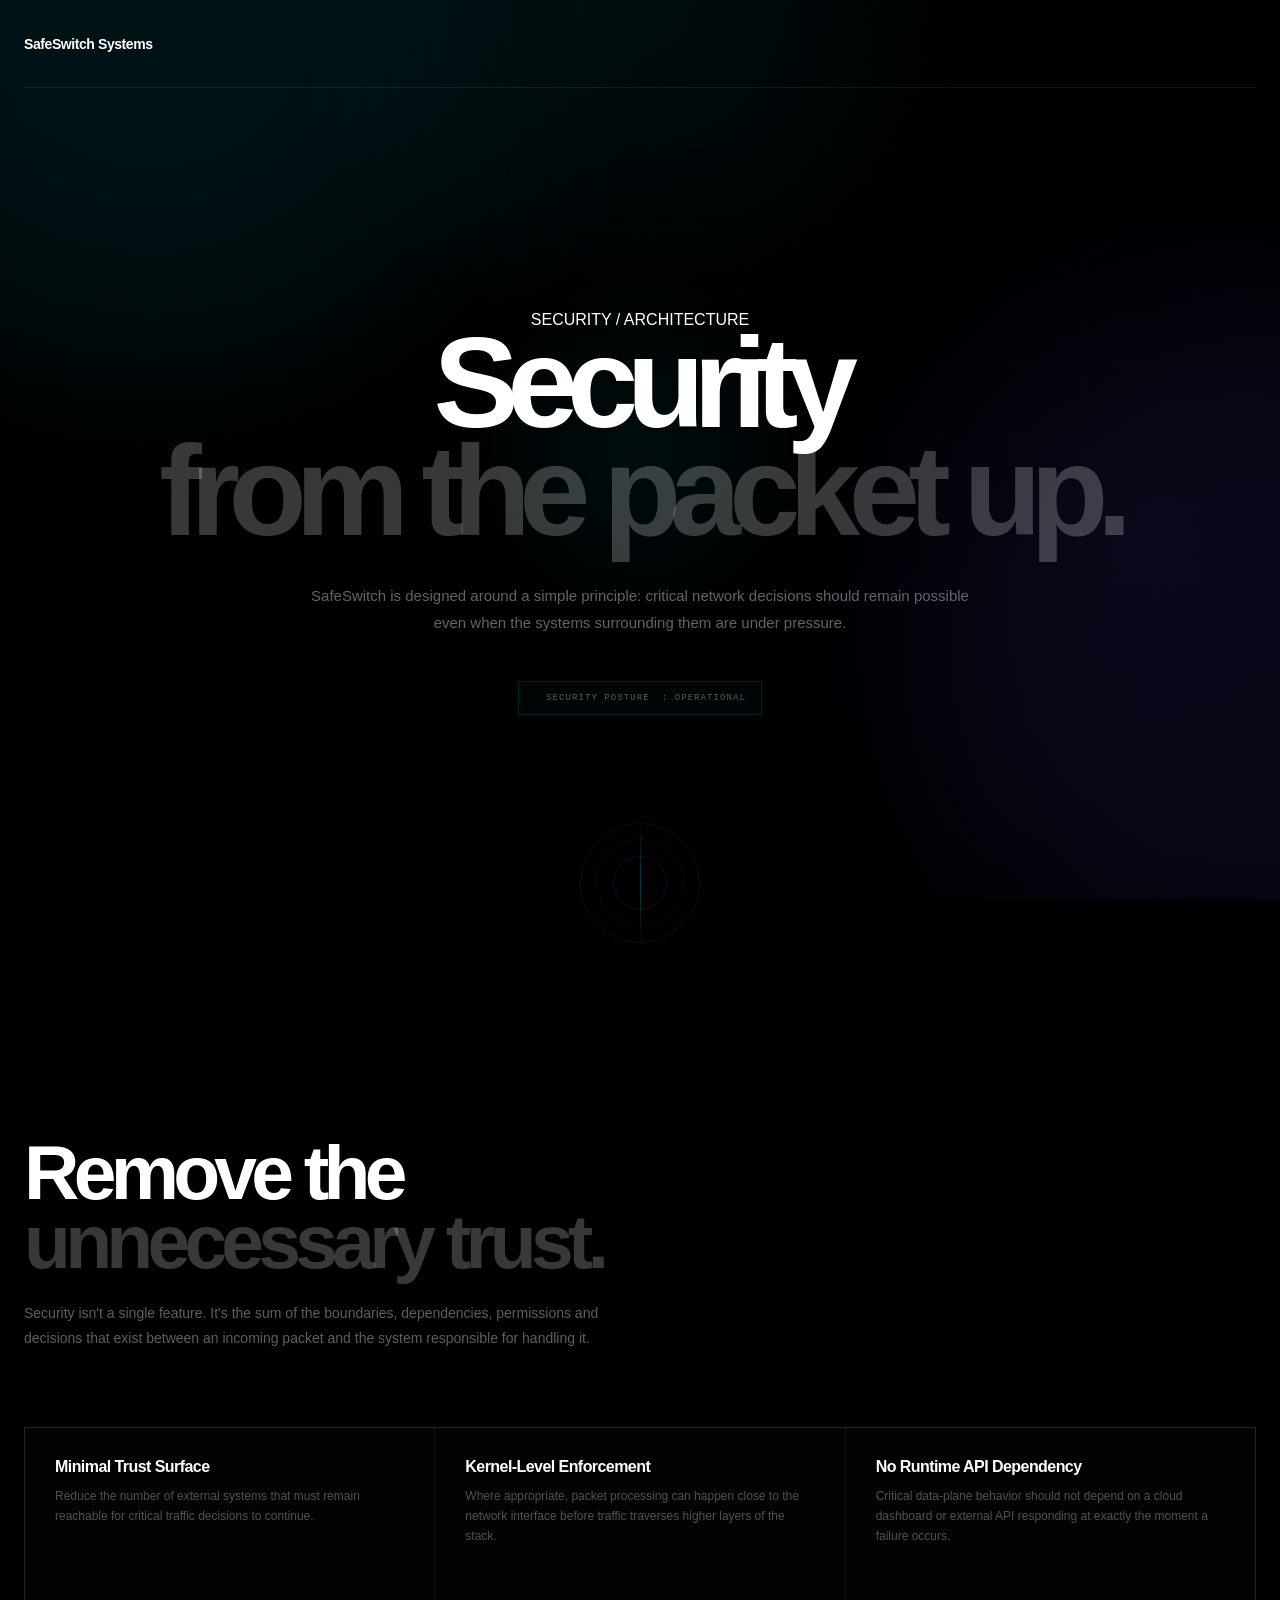
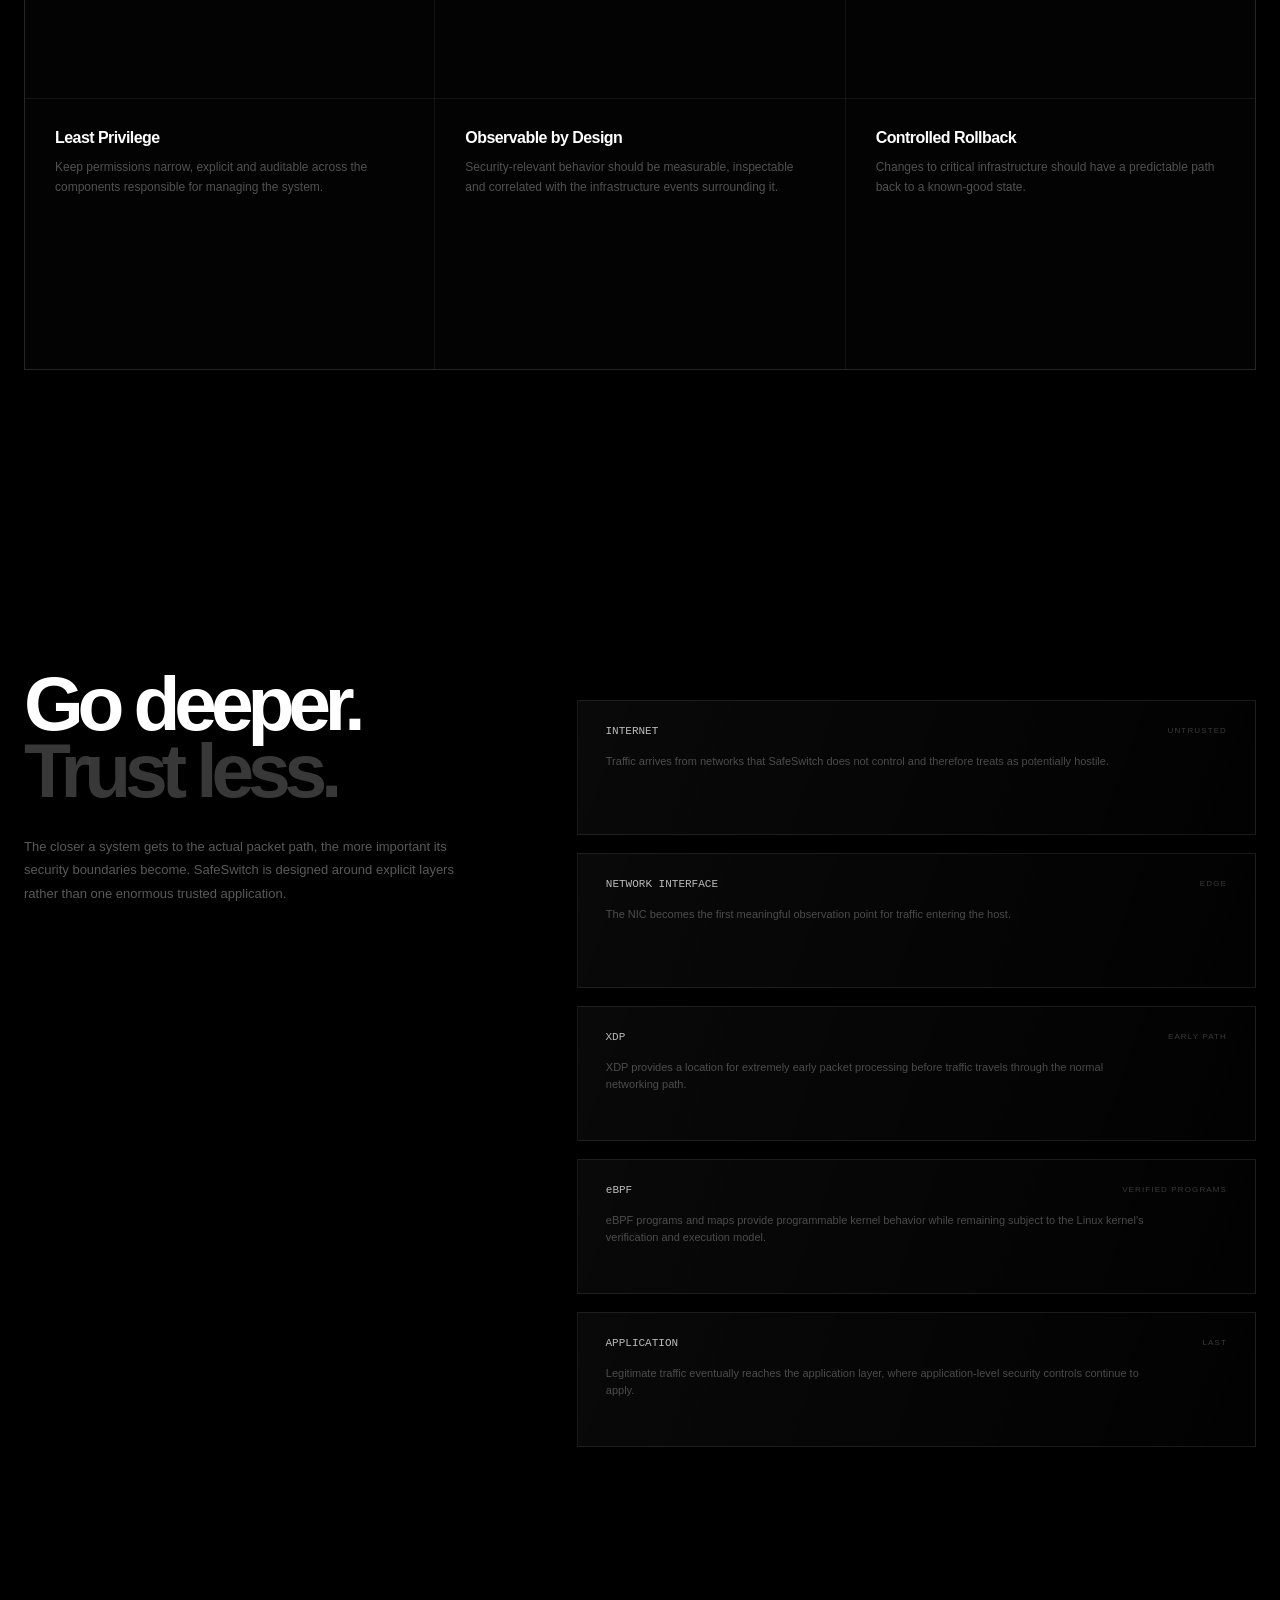
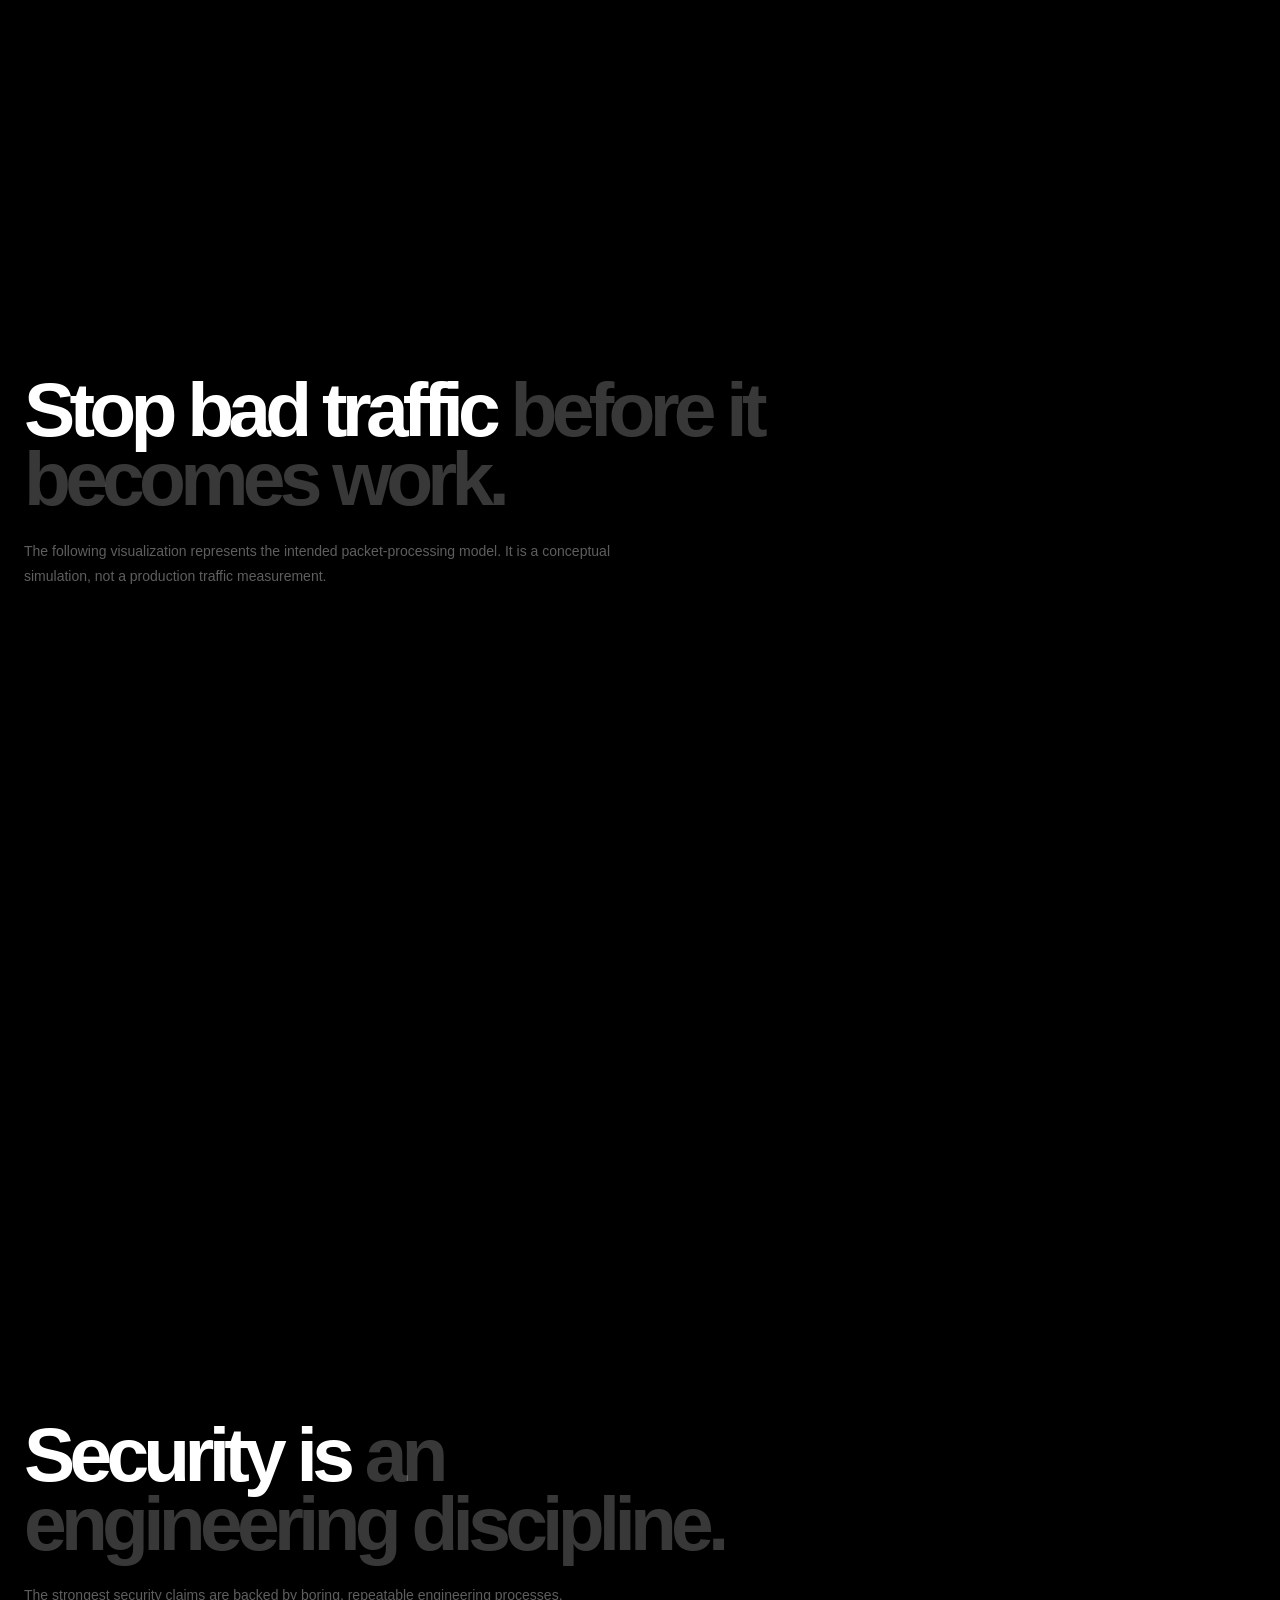
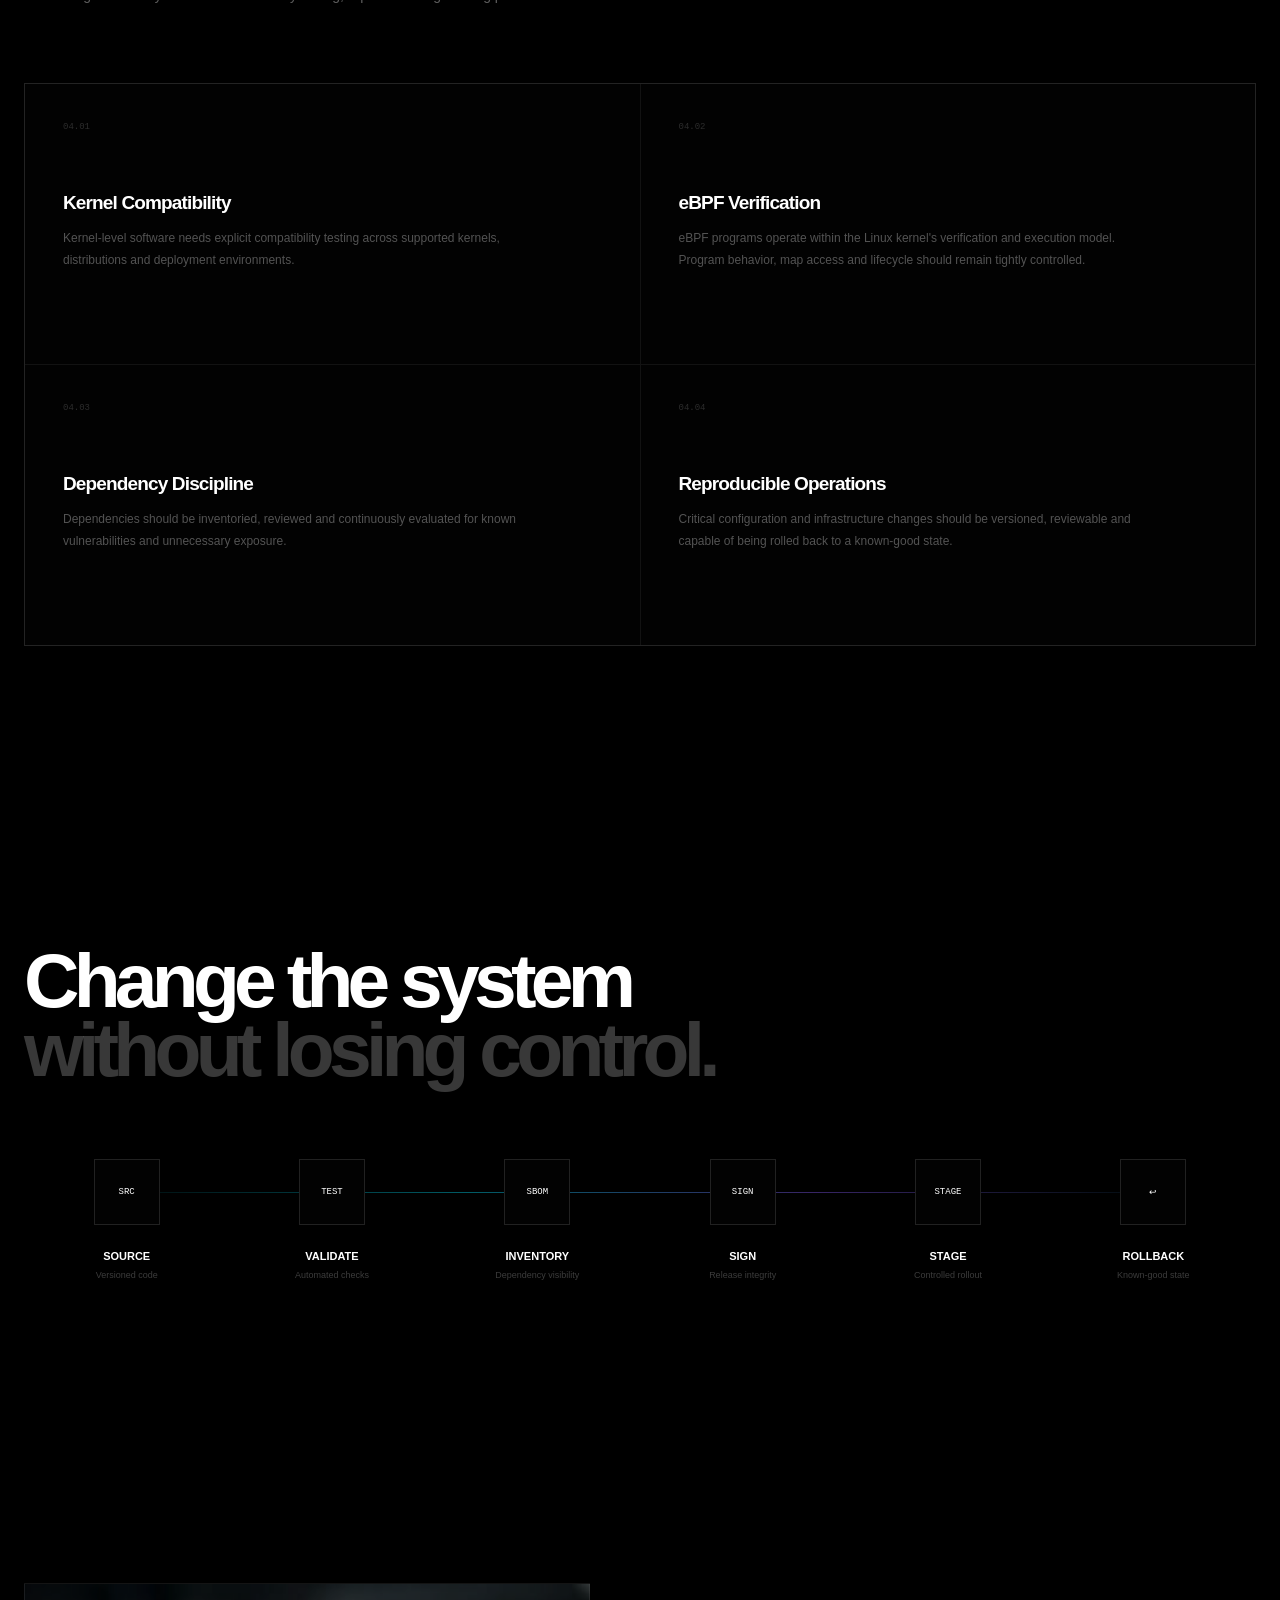
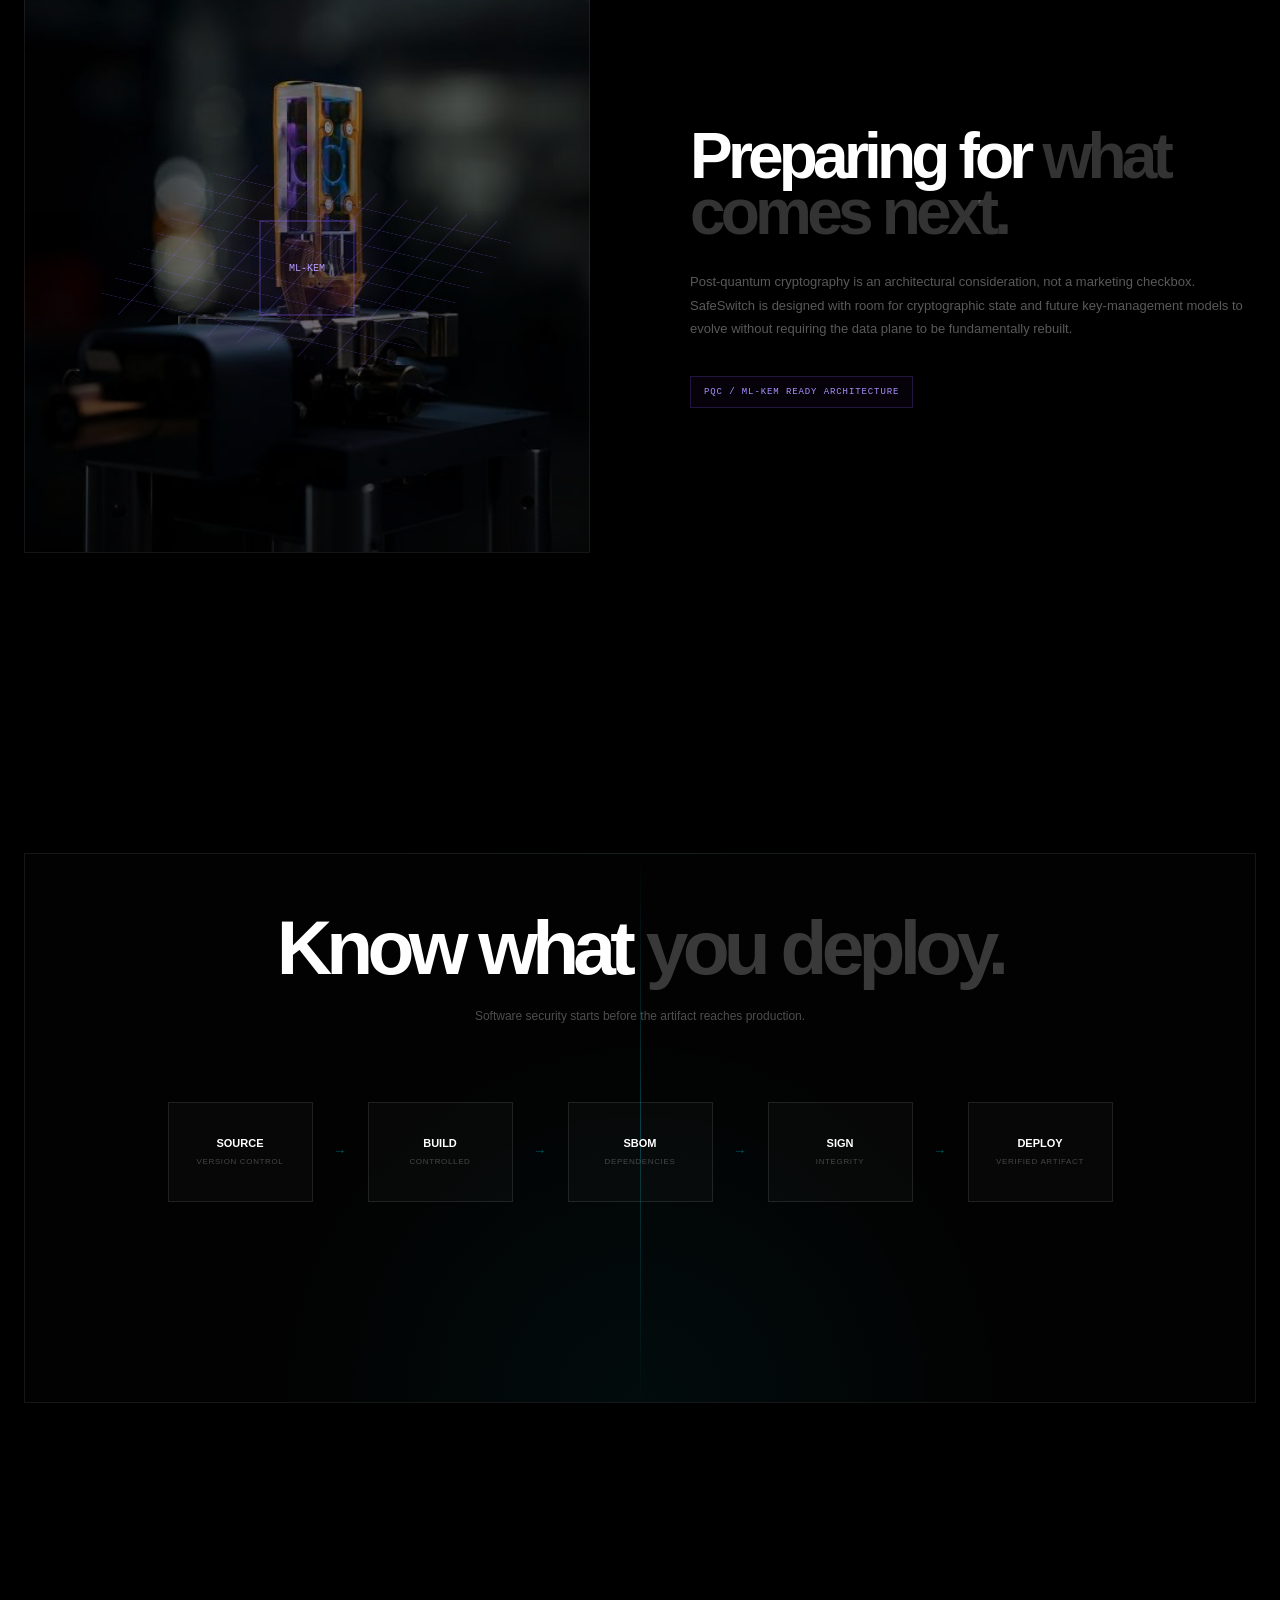
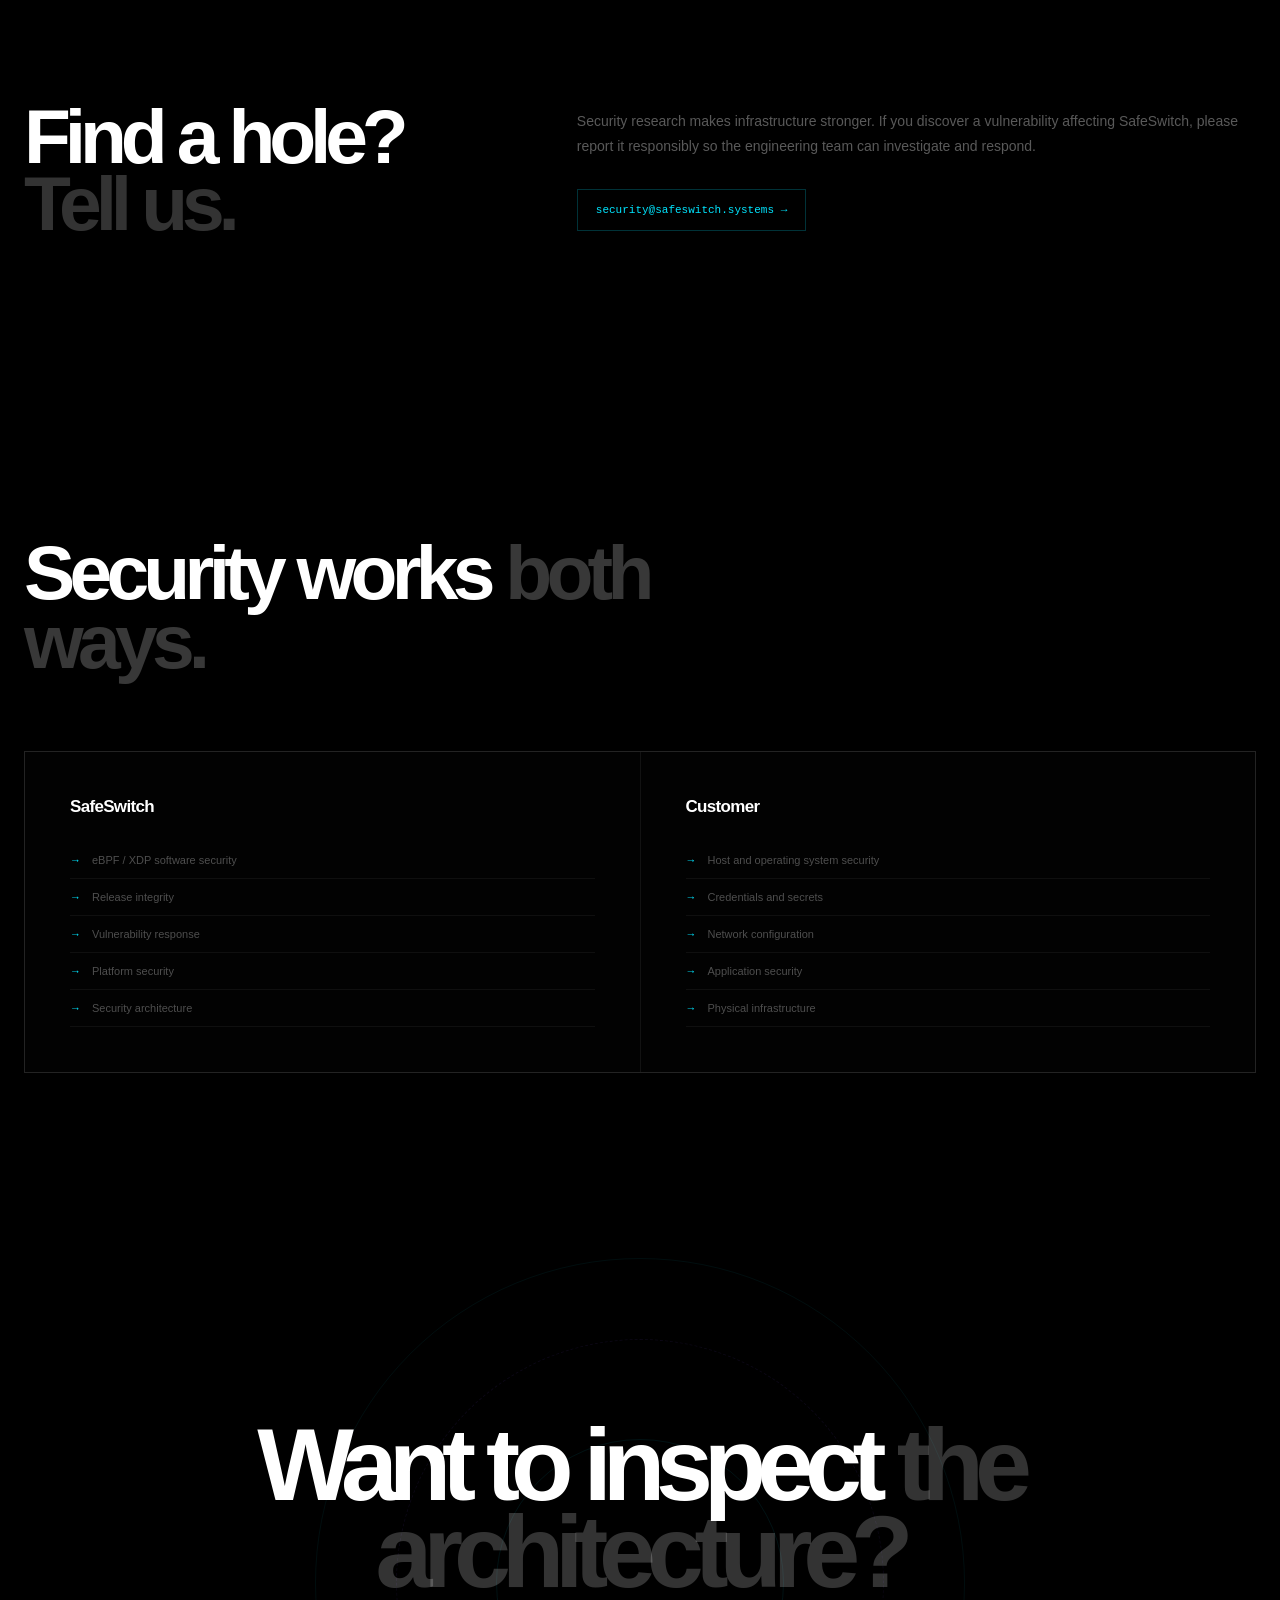
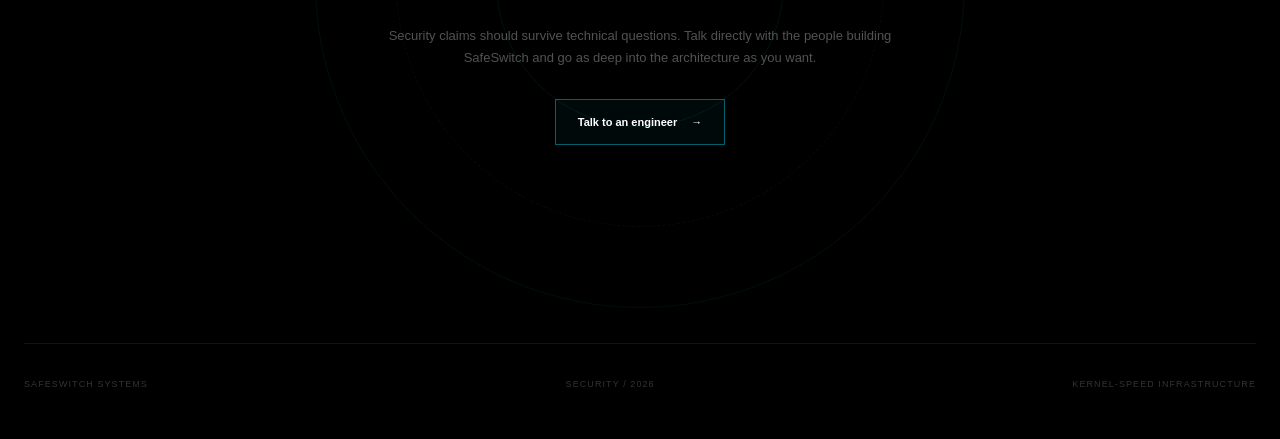
<file: securitypage.html>
<!DOCTYPE html>
<html lang="en">
<head>
  <meta charset="UTF-8" />
  <meta name="viewport" content="width=device-width, initial-scale=1.0" />

  <title>Security — SafeSwitch Systems</title>

  <meta
    name="description"
    content="SafeSwitch security architecture — kernel-level enforcement, eBPF, XDP, secure releases, cryptographic state and resilient infrastructure."
  />

  <style>
    /* =========================================================
       RESET
    ========================================================= */

    * {
      margin: 0;
      padding: 0;
      box-sizing: border-box;
    }

    html {
      background: #000;
      scroll-behavior: smooth;
    }

    body {
      background: #000;
      color: #fff;

      font-family:
        Inter,
        Geist,
        -apple-system,
        BlinkMacSystemFont,
        "Segoe UI",
        sans-serif;

      -webkit-font-smoothing: antialiased;
      overflow-x: hidden;
    }

    button,
    input,
    textarea,
    select {
      font: inherit;
    }

    ::selection {
      color: #000;
      background: #00e5ff;
    }


    /* =========================================================
       GLOBAL BACKGROUND
    ========================================================= */

    .background {
      position: fixed;
      inset: 0;

      pointer-events: none;

      z-index: 0;

      overflow: hidden;

      background:
        radial-gradient(
          circle at 50% 0%,
          rgba(0, 229, 255, .055),
          transparent 32%
        ),
        radial-gradient(
          circle at 90% 60%,
          rgba(119, 70, 255, .035),
          transparent 30%
        ),
        #000;
    }

    .grid {
      position: absolute;
      inset: 0;

      opacity: .17;

      background-image:
        linear-gradient(
          rgba(255,255,255,.025) 1px,
          transparent 1px
        ),
        linear-gradient(
          90deg,
          rgba(255,255,255,.025) 1px,
          transparent 1px
        );

      background-size: 72px 72px;

      mask-image:
        linear-gradient(
          to bottom,
          black 0%,
          black 65%,
          transparent 100%
        );
    }

    .ambient {
      position: absolute;

      width: 700px;
      height: 700px;

      border-radius: 50%;

      filter: blur(100px);

      opacity: .08;

      animation:
        ambientMove
        16s
        ease-in-out
        infinite alternate;
    }

    .ambient.one {
      top: -350px;
      left: -200px;

      background: #00e5ff;
    }

    .ambient.two {
      right: -350px;
      top: 35%;

      background: #7047ff;

      animation-delay: -7s;
    }

    @keyframes ambientMove {
      from {
        transform: translate3d(-20px, -10px, 0);
      }

      to {
        transform: translate3d(80px, 70px, 0);
      }
    }


    /* =========================================================
       CURSOR
    ========================================================= */

    .cursor {
      position: fixed;

      width: 400px;
      height: 400px;

      transform: translate(-50%, -50%);

      pointer-events: none;

      z-index: 1;

      border-radius: 50%;

      background:
        radial-gradient(
          circle,
          rgba(0,229,255,.055),
          transparent 68%
        );

      filter: blur(12px);
    }


    /* =========================================================
       NAVIGATION
    ========================================================= */

    nav {
      position: relative;

      z-index: 20;

      width: min(1280px, calc(100% - 48px));

      height: 88px;

      margin: 0 auto;

      display: flex;
      align-items: center;
      justify-content: space-between;

      border-bottom:
        1px solid rgba(255,255,255,.07);
    }

    .brand {
      display: flex;
      align-items: center;
      gap: 11px;

      color: #fff;
      text-decoration: none;

      font-size: 14px;
      font-weight: 650;

      letter-spacing: -.03em;
    }

    .brand-mark {
      width: 8px;
      height: 8px;

      border-radius: 50%;

      background: #00e5ff;

      box-shadow:
        0 0 10px #00e5ff,
        0 0 30px rgba(0,229,255,.45);

      animation:
        breathe
        2.2s
        ease-in-out
        infinite;
    }

    @keyframes breathe {
      0%, 100% {
        transform: scale(1);
      }

      50% {
        transform: scale(1.4);
      }
    }

    .nav-right {
      display: flex;
      align-items: center;
      gap: 12px;

      color: rgba(255,255,255,.25);

      font-size: 9px;
      font-weight: 600;

      letter-spacing: .18em;
    }

    .live-dot {
      width: 5px;
      height: 5px;

      border-radius: 50%;

      background: #62ffb0;

      box-shadow:
        0 0 10px rgba(98,255,176,.7);
    }


    /* =========================================================
       MAIN
    ========================================================= */

    main {
      position: relative;
      z-index: 2;
    }


    /* =========================================================
       HERO
    ========================================================= */

    .hero {
      position: relative;

      min-height: 100vh;

      width: min(1280px, calc(100% - 48px));

      margin: auto;

      display: flex;
      align-items: center;
      justify-content: center;

      text-align: center;

      padding: 120px 0 170px;
    }

    .hero-content {
      position: relative;
      z-index: 5;

      max-width: 1100px;
    }

    .eyebrow {
      display: inline-flex;
      align-items: center;
      gap: 10px;

      margin-bottom: 30px;

      color: rgba(255,255,255,.35);

      font-size: 10px;
      font-weight: 650;

      letter-spacing: .25em;
    }

    .eyebrow::before {
      content: "";

      width: 5px;
      height: 5px;

      border-radius: 50%;

      background: #00e5ff;

      box-shadow:
        0 0 10px #00e5ff,
        0 0 25px rgba(0,229,255,.5);
    }

    .hero h1 {
      font-size: clamp(
        65px,
        10vw,
        140px
      );

      line-height: .84;

      letter-spacing: -.09em;

      font-weight: 600;
    }

    .hero h1 .dim {
      display: block;

      color: rgba(255,255,255,.22);
    }

    .hero-description {
      max-width: 670px;

      margin: 38px auto 0;

      color: rgba(255,255,255,.39);

      font-size: 15px;

      line-height: 1.8;
    }

    .hero-status {
      margin-top: 45px;

      display: inline-flex;
      align-items: center;
      gap: 12px;

      padding: 11px 15px;

      border:
        1px solid rgba(0,229,255,.13);

      background:
        rgba(0,229,255,.025);

      color: rgba(255,255,255,.34);

      font-family:
        "SFMono-Regular",
        Consolas,
        monospace;

      font-size: 9px;

      letter-spacing: .12em;
    }

    .hero-status strong {
      color: #62ffb0;

      font-weight: 500;
    }


    /* =========================================================
       HERO CORE
    ========================================================= */

    .hero-core {
      position: absolute;

      left: 50%;
      bottom: 40px;

      width: 420px;
      height: 130px;

      transform:
        translateX(-50%);

      pointer-events: none;

      opacity: .55;
    }

    .core-line {
      position: absolute;

      left: 50%;

      width: 1px;
      height: 100%;

      background:
        linear-gradient(
          transparent,
          rgba(0,229,255,.5),
          transparent
        );
    }

    .core-ring {
      position: absolute;

      left: 50%;
      top: 50%;

      width: 120px;
      height: 120px;

      transform:
        translate(-50%, -50%);

      border:
        1px solid rgba(0,229,255,.16);

      border-radius: 50%;

      animation:
        ringPulse
        4s
        ease-in-out
        infinite;
    }

    .core-ring::before,
    .core-ring::after {
      content: "";

      position: absolute;

      inset: 15px;

      border:
        1px dashed rgba(0,229,255,.18);

      border-radius: 50%;
    }

    .core-ring::after {
      inset: 32px;

      border-style: solid;

      border-color:
        rgba(138,92,255,.25);

      animation:
        spin
        8s
        linear
        infinite;
    }

    @keyframes ringPulse {
      0%, 100% {
        transform:
          translate(-50%, -50%)
          scale(.95);
      }

      50% {
        transform:
          translate(-50%, -50%)
          scale(1.08);
      }
    }

    @keyframes spin {
      to {
        transform: rotate(360deg);
      }
    }


    /* =========================================================
       SECTION COMMON
    ========================================================= */

    .section {
      position: relative;

      width: min(1280px, calc(100% - 48px));

      margin: 0 auto;

      padding: 150px 0;
    }

    .section-header {
      max-width: 750px;

      margin-bottom: 75px;
    }

    .section-index {
      margin-bottom: 18px;

      color: #00e5ff;

      font-family:
        "SFMono-Regular",
        Consolas,
        monospace;

      font-size: 9px;

      letter-spacing: .18em;
    }

    .section h2 {
      font-size: clamp(
        45px,
        6vw,
        80px
      );

      line-height: .9;

      letter-spacing: -.075em;

      font-weight: 600;
    }

    .section h2 span {
      color: rgba(255,255,255,.22);
    }

    .section-description {
      max-width: 620px;

      margin-top: 25px;

      color: rgba(255,255,255,.37);

      font-size: 14px;

      line-height: 1.8;
    }


    /* =========================================================
       SECURITY MODEL CARDS
    ========================================================= */

    .model-grid {
      display: grid;

      grid-template-columns:
        repeat(3, 1fr);

      gap: 1px;

      background:
        rgba(255,255,255,.08);

      border:
        1px solid rgba(255,255,255,.08);
    }

    .model-card {
      position: relative;

      min-height: 270px;

      padding: 30px;

      background: #030303;

      overflow: hidden;

      transition:
        background .4s ease,
        transform .5s cubic-bezier(.16,1,.3,1);
    }

    .model-card:hover {
      background:
        rgba(0,229,255,.025);

      transform:
        translateY(-5px);
    }

    .model-card::after {
      content: "";

      position: absolute;

      left: 0;
      bottom: 0;

      width: 0;
      height: 1px;

      background:
        linear-gradient(
          90deg,
          #00e5ff,
          #875cff,
          transparent
        );

      transition:
        width .6s ease;
    }

    .model-card:hover::after {
      width: 100%;
    }

    .card-number {
      color: rgba(255,255,255,.17);

      font-family:
        "SFMono-Regular",
        Consolas,
        monospace;

      font-size: 10px;
    }

    .card-icon {
      width: 40px;
      height: 40px;

      margin: 40px 0 28px;

      border:
        1px solid rgba(0,229,255,.18);

      display: flex;
      align-items: center;
      justify-content: center;

      color: #00e5ff;

      font-family:
        monospace;

      font-size: 13px;

      background:
        rgba(0,229,255,.025);
    }

    .model-card h3 {
      margin-bottom: 10px;

      font-size: 16px;

      letter-spacing: -.035em;
    }

    .model-card p {
      color: rgba(255,255,255,.31);

      font-size: 12px;

      line-height: 1.7;
    }


    /* =========================================================
       DESCENT / LAYER VISUAL
    ========================================================= */

    .descent {
      min-height: 100vh;

      display: grid;

      grid-template-columns:
        .8fr
        1.2fr;

      gap: 100px;

      align-items: center;
    }

    .descent-copy {
      position: sticky;

      top: 160px;

      align-self: start;
    }

    .descent-copy h2 {
      font-size: clamp(
        50px,
        6vw,
        85px
      );

      line-height: .88;

      letter-spacing: -.08em;
    }

    .descent-copy h2 span {
      color: rgba(255,255,255,.22);
    }

    .descent-copy p {
      max-width: 450px;

      margin-top: 30px;

      color: rgba(255,255,255,.35);

      font-size: 13px;

      line-height: 1.8;
    }

    .layer-stack {
      position: relative;

      min-height: 850px;

      padding: 30px 0;
    }

    .layer {
      position: sticky;

      top: 180px;

      height: 135px;

      margin-bottom: 18px;

      padding: 24px 28px;

      border:
        1px solid rgba(255,255,255,.09);

      background:
        linear-gradient(
          110deg,
          rgba(255,255,255,.035),
          rgba(255,255,255,.008)
        );

      backdrop-filter:
        blur(20px);

      transition:
        border-color .4s ease,
        transform .5s cubic-bezier(.16,1,.3,1),
        box-shadow .4s ease;
    }

    .layer:hover {
      transform:
        translateX(-8px);

      border-color:
        rgba(0,229,255,.28);

      box-shadow:
        -20px 0 50px rgba(0,229,255,.04);
    }

    .layer:nth-child(1) {
      top: 150px;
    }

    .layer:nth-child(2) {
      top: 205px;
    }

    .layer:nth-child(3) {
      top: 260px;
    }

    .layer:nth-child(4) {
      top: 315px;
    }

    .layer:nth-child(5) {
      top: 370px;
    }

    .layer-top {
      display: flex;
      align-items: center;
      justify-content: space-between;

      margin-bottom: 16px;
    }

    .layer-name {
      font-family:
        "SFMono-Regular",
        Consolas,
        monospace;

      font-size: 11px;

      color: rgba(255,255,255,.72);
    }

    .layer-tag {
      color: rgba(255,255,255,.22);

      font-size: 8px;

      letter-spacing: .14em;
    }

    .layer p {
      max-width: 550px;

      color: rgba(255,255,255,.28);

      font-size: 11px;

      line-height: 1.6;
    }

    .layer.active {
      border-color:
        rgba(0,229,255,.3);

      box-shadow:
        0 0 50px rgba(0,229,255,.045);
    }


    /* =========================================================
       PACKET SIMULATION
    ========================================================= */

    .packet-section {
      min-height: 100vh;

      display: flex;
      align-items: center;
    }

    .packet-interface {
      position: relative;

      width: 100%;

      height: 600px;

      border:
        1px solid rgba(255,255,255,.08);

      background:
        radial-gradient(
          circle at 50% 50%,
          rgba(0,229,255,.035),
          transparent 40%
        ),
        #020202;

      overflow: hidden;
    }

    .packet-interface::before {
      content: "";

      position: absolute;
      inset: 0;

      background-image:
        linear-gradient(
          rgba(255,255,255,.018) 1px,
          transparent 1px
        ),
        linear-gradient(
          90deg,
          rgba(255,255,255,.018) 1px,
          transparent 1px
        );

      background-size: 50px 50px;
    }

    .packet-title {
      position: absolute;

      top: 28px;
      left: 30px;

      z-index: 5;

      font-family:
        "SFMono-Regular",
        Consolas,
        monospace;

      font-size: 9px;

      letter-spacing: .16em;

      color: rgba(255,255,255,.27);
    }

    .network-node {
      position: absolute;

      top: 50%;

      width: 105px;
      height: 105px;

      transform: translateY(-50%);

      border:
        1px solid rgba(255,255,255,.12);

      background:
        rgba(255,255,255,.018);

      display: flex;
      align-items: center;
      justify-content: center;

      text-align: center;

      font-family:
        "SFMono-Regular",
        Consolas,
        monospace;

      font-size: 9px;

      letter-spacing: .08em;
    }

    .network-node small {
      display: block;

      margin-top: 7px;

      color: rgba(255,255,255,.25);

      font-size: 7px;
    }

    .node-internet {
      left: 8%;
    }

    .node-nic {
      left: 32%;

      border-color:
        rgba(0,229,255,.28);

      box-shadow:
        0 0 40px rgba(0,229,255,.05);
    }

    .node-xdp {
      left: 50%;

      transform:
        translate(-50%, -50%);

      width: 135px;
      height: 135px;

      border-radius: 50%;

      border-color:
        rgba(0,229,255,.4);

      background:
        radial-gradient(
          circle,
          rgba(0,229,255,.08),
          rgba(0,0,0,.8)
        );

      box-shadow:
        0 0 80px rgba(0,229,255,.08);
    }

    .node-kernel {
      right: 25%;
    }

    .node-app {
      right: 8%;
    }

    .connection {
      position: absolute;

      left: 13%;

      right: 13%;

      top: 50%;

      height: 1px;

      transform: translateY(-50%);

      background:
        linear-gradient(
          90deg,
          rgba(255,255,255,.06),
          rgba(0,229,255,.2),
          rgba(255,255,255,.06)
        );
    }

    .packet {
      position: absolute;

      width: 32px;
      height: 2px;

      top: calc(50% - 1px);

      background:
        linear-gradient(
          90deg,
          transparent,
          #00e5ff
        );

      box-shadow:
        0 0 10px #00e5ff;

      animation:
        packetMove
        3s
        linear
        infinite;

      z-index: 4;
    }

    .packet.red {
      background:
        linear-gradient(
          90deg,
          transparent,
          #ff315a
        );

      box-shadow:
        0 0 12px #ff315a;

      animation-duration: 1.7s;

      opacity: .7;
    }

    @keyframes packetMove {
      from {
        left: 7%;
        opacity: 0;
      }

      10% {
        opacity: 1;
      }

      90% {
        opacity: 1;
      }

      to {
        left: 93%;
        opacity: 0;
      }
    }

    .drop-zone {
      position: absolute;

      left: 50%;
      top: 50%;

      width: 150px;
      height: 150px;

      transform:
        translate(-50%, -50%);

      border-radius: 50%;

      pointer-events: none;

      animation:
        dropPulse
        2.5s
        ease-in-out
        infinite;
    }

    @keyframes dropPulse {
      0%, 100% {
        box-shadow:
          0 0 0 0 rgba(255,49,90,0);
      }

      50% {
        box-shadow:
          0 0 0 25px rgba(255,49,90,.015);
      }
    }


    /* =========================================================
       METRICS
    ========================================================= */

    .metrics {
      display: grid;

      grid-template-columns:
        repeat(4, 1fr);

      border-top:
        1px solid rgba(255,255,255,.08);

      border-left:
        1px solid rgba(255,255,255,.08);
    }

    .metric {
      padding: 30px;

      border-right:
        1px solid rgba(255,255,255,.08);

      border-bottom:
        1px solid rgba(255,255,255,.08);
    }

    .metric-value {
      display: block;

      font-size: 35px;

      letter-spacing: -.07em;

      font-weight: 550;

      margin-bottom: 8px;
    }

    .metric-value.cyan {
      color: #00e5ff;
    }

    .metric-value.green {
      color: #62ffb0;
    }

    .metric-value.purple {
      color: #9b7aff;
    }

    .metric-label {
      color: rgba(255,255,255,.25);

      font-size: 8px;

      letter-spacing: .16em;
    }


    /* =========================================================
       SECURITY PRACTICES
    ========================================================= */

    .practice-grid {
      display: grid;

      grid-template-columns:
        1fr 1fr;

      gap: 1px;

      background:
        rgba(255,255,255,.07);

      border:
        1px solid rgba(255,255,255,.07);
    }

    .practice {
      position: relative;

      min-height: 280px;

      padding: 38px;

      background: #020202;

      overflow: hidden;
    }

    .practice::before {
      content: "";

      position: absolute;

      top: 0;
      left: 0;

      width: 100%;
      height: 1px;

      background:
        linear-gradient(
          90deg,
          transparent,
          rgba(0,229,255,.35),
          transparent
        );

      transform:
        translateX(-100%);

      transition:
        transform .7s ease;
    }

    .practice:hover::before {
      transform:
        translateX(100%);
    }

    .practice-number {
      color: rgba(255,255,255,.17);

      font-family:
        monospace;

      font-size: 9px;
    }

    .practice h3 {
      margin-top: 60px;

      margin-bottom: 14px;

      font-size: 19px;

      letter-spacing: -.045em;
    }

    .practice p {
      max-width: 460px;

      color: rgba(255,255,255,.32);

      font-size: 12px;

      line-height: 1.8;
    }


    /* =========================================================
       SECURE RELEASE PIPELINE
    ========================================================= */

    .pipeline {
      position: relative;

      display: grid;

      grid-template-columns:
        repeat(6, 1fr);

      gap: 0;

      margin-top: 70px;
    }

    .pipeline::before {
      content: "";

      position: absolute;

      top: 33px;
      left: 8%;
      right: 8%;

      height: 1px;

      background:
        linear-gradient(
          90deg,
          rgba(0,229,255,.05),
          rgba(0,229,255,.4),
          rgba(138,92,255,.4),
          rgba(0,229,255,.05)
        );
    }

    .pipeline-step {
      position: relative;

      text-align: center;
    }

    .pipeline-node {
      position: relative;

      width: 66px;
      height: 66px;

      margin: 0 auto 25px;

      border:
        1px solid rgba(255,255,255,.12);

      background: #020202;

      display: flex;
      align-items: center;
      justify-content: center;

      font-family:
        monospace;

      font-size: 9px;

      z-index: 2;

      transition:
        border-color .3s ease,
        box-shadow .3s ease,
        transform .3s ease;
    }

    .pipeline-step:hover .pipeline-node {
      transform: scale(1.08);

      border-color:
        rgba(0,229,255,.45);

      box-shadow:
        0 0 30px rgba(0,229,255,.08);
    }

    .pipeline-step h4 {
      margin-bottom: 7px;

      font-size: 11px;
    }

    .pipeline-step p {
      padding: 0 10px;

      color: rgba(255,255,255,.23);

      font-size: 9px;

      line-height: 1.5;
    }


    /* =========================================================
       CRYPTOGRAPHY
    ========================================================= */

    .crypto {
      display: grid;

      grid-template-columns:
        1fr
        1fr;

      gap: 100px;

      align-items: center;
    }

    .crypto-visual {
      position: relative;

      height: 570px;

      border:
        1px solid rgba(255,255,255,.08);

      background:
        radial-gradient(
          circle at center,
          rgba(138,92,255,.07),
          transparent 42%
        ),
        #020202;

      overflow: hidden;
    }

    .lattice {
      position: absolute;

      left: 50%;
      top: 50%;

      width: 330px;
      height: 330px;

      transform:
        translate(-50%, -50%)
        rotateX(60deg)
        rotateZ(25deg);

      animation:
        latticeSpin
        16s
        linear
        infinite;
    }

    .lattice-line {
      position: absolute;

      background:
        rgba(138,92,255,.25);
    }

    .lattice-line.horizontal {
      left: 0;
      right: 0;

      height: 1px;
    }

    .lattice-line.vertical {
      top: 0;
      bottom: 0;

      width: 1px;
    }

    @for-placeholder {}

    .crypto-core {
      position: absolute;

      left: 50%;
      top: 50%;

      width: 95px;
      height: 95px;

      transform:
        translate(-50%, -50%);

      border:
        1px solid rgba(138,92,255,.5);

      background:
        rgba(138,92,255,.07);

      box-shadow:
        0 0 80px rgba(138,92,255,.12);

      display: flex;
      align-items: center;
      justify-content: center;

      font-family:
        monospace;

      font-size: 10px;

      color: #b19cff;
    }

    @keyframes latticeSpin {
      from {
        transform:
          translate(-50%, -50%)
          rotateX(60deg)
          rotateZ(0deg);
      }

      to {
        transform:
          translate(-50%, -50%)
          rotateX(60deg)
          rotateZ(360deg);
      }
    }

    .crypto-copy h2 {
      font-size: clamp(
        48px,
        5vw,
        76px
      );

      line-height: .88;

      letter-spacing: -.075em;
    }

    .crypto-copy h2 span {
      color: rgba(255,255,255,.2);
    }

    .crypto-copy p {
      margin-top: 30px;

      color: rgba(255,255,255,.35);

      font-size: 13px;

      line-height: 1.8;
    }

    .crypto-badge {
      display: inline-block;

      margin-top: 35px;

      padding: 10px 13px;

      border:
        1px solid rgba(138,92,255,.22);

      color: #a991ff;

      background:
        rgba(138,92,255,.035);

      font-family:
        monospace;

      font-size: 9px;

      letter-spacing: .1em;
    }


    /* =========================================================
       SUPPLY CHAIN
    ========================================================= */

    .supply {
      position: relative;

      min-height: 550px;

      padding: 60px;

      border:
        1px solid rgba(255,255,255,.08);

      overflow: hidden;

      background:
        radial-gradient(
          circle at 50% 100%,
          rgba(0,229,255,.045),
          transparent 45%
        ),
        #020202;
    }

    .supply::after {
      content: "";

      position: absolute;

      width: 1px;

      height: 100%;

      left: 50%;
      top: 0;

      background:
        linear-gradient(
          transparent,
          rgba(0,229,255,.25),
          transparent
        );
    }

    .supply-title {
      text-align: center;

      position: relative;

      z-index: 2;
    }

    .supply-title h2 {
      font-size: clamp(
        45px,
        6vw,
        78px
      );

      line-height: .88;

      letter-spacing: -.075em;
    }

    .supply-title p {
      max-width: 500px;

      margin: 25px auto;

      color: rgba(255,255,255,.3);

      font-size: 12px;

      line-height: 1.7;
    }

    .supply-flow {
      position: relative;

      z-index: 2;

      display: flex;
      align-items: center;
      justify-content: center;

      gap: 0;

      margin-top: 75px;
    }

    .supply-box {
      width: 145px;
      height: 100px;

      border:
        1px solid rgba(255,255,255,.1);

      background:
        rgba(255,255,255,.02);

      display: flex;
      flex-direction: column;
      align-items: center;
      justify-content: center;

      text-align: center;

      transition:
        border-color .3s ease,
        background .3s ease;
    }

    .supply-box:hover {
      border-color:
        rgba(0,229,255,.35);

      background:
        rgba(0,229,255,.035);
    }

    .supply-box strong {
      font-size: 11px;
    }

    .supply-box span {
      margin-top: 8px;

      color: rgba(255,255,255,.25);

      font-size: 8px;

      letter-spacing: .08em;
    }

    .flow-arrow {
      width: 55px;

      color: rgba(0,229,255,.4);

      text-align: center;

      font-family:
        monospace;
    }


    /* =========================================================
       DISCLOSURE
    ========================================================= */

    .disclosure {
      display: grid;

      grid-template-columns:
        .8fr
        1.2fr;

      gap: 100px;

      align-items: center;
    }

    .disclosure h2 {
      font-size: clamp(
        50px,
        6vw,
        82px
      );

      line-height: .88;

      letter-spacing: -.08em;
    }

    .disclosure h2 span {
      color: rgba(255,255,255,.2);
    }

    .disclosure-copy p {
      color: rgba(255,255,255,.35);

      font-size: 14px;

      line-height: 1.8;
    }

    .security-email {
      display: inline-flex;

      margin-top: 30px;

      padding: 14px 18px;

      border:
        1px solid rgba(0,229,255,.22);

      color: #00e5ff;

      text-decoration: none;

      font-family:
        monospace;

      font-size: 11px;

      transition:
        background .25s ease,
        border-color .25s ease;
    }

    .security-email:hover {
      background:
        rgba(0,229,255,.05);

      border-color:
        rgba(0,229,255,.5);
    }


    /* =========================================================
       RESPONSIBILITY
    ========================================================= */

    .responsibility {
      display: grid;

      grid-template-columns:
        1fr 1fr;

      gap: 1px;

      background:
        rgba(255,255,255,.07);

      border:
        1px solid rgba(255,255,255,.07);
    }

    .responsibility-card {
      padding: 45px;

      background: #020202;
    }

    .responsibility-card h3 {
      margin-bottom: 25px;

      font-size: 17px;

      letter-spacing: -.04em;
    }

    .responsibility-card ul {
      list-style: none;
    }

    .responsibility-card li {
      position: relative;

      padding: 12px 0 12px 22px;

      border-bottom:
        1px solid rgba(255,255,255,.05);

      color: rgba(255,255,255,.3);

      font-size: 11px;
    }

    .responsibility-card li::before {
      content: "→";

      position: absolute;

      left: 0;

      color: #00e5ff;
    }


    /* =========================================================
       FINAL CTA
    ========================================================= */

    .final {
      position: relative;

      min-height: 80vh;

      width: min(1280px, calc(100% - 48px));

      margin: auto;

      display: flex;
      align-items: center;
      justify-content: center;

      text-align: center;

      overflow: hidden;
    }

    .final-ring {
      position: absolute;

      width: 650px;
      height: 650px;

      border-radius: 50%;

      border:
        1px solid rgba(0,229,255,.06);

      animation:
        slowSpin
        30s
        linear
        infinite;
    }

    .final-ring::before,
    .final-ring::after {
      content: "";

      position: absolute;

      inset: 80px;

      border-radius: 50%;

      border:
        1px dashed rgba(138,92,255,.08);
    }

    .final-ring::after {
      inset: 180px;

      border-style: solid;

      border-color:
        rgba(0,229,255,.08);
    }

    @keyframes slowSpin {
      to {
        transform: rotate(360deg);
      }
    }

    .final-content {
      position: relative;

      z-index: 2;

      max-width: 850px;
    }

    .final-content h2 {
      font-size: clamp(
        55px,
        8vw,
        110px
      );

      line-height: .85;

      letter-spacing: -.09em;
    }

    .final-content h2 span {
      color: rgba(255,255,255,.2);
    }

    .final-content p {
      max-width: 550px;

      margin: 30px auto;

      color: rgba(255,255,255,.32);

      font-size: 13px;

      line-height: 1.7;
    }

    .cta {
      display: inline-flex;

      align-items: center;
      gap: 14px;

      padding: 16px 22px;

      border:
        1px solid rgba(0,229,255,.4);

      color: #fff;

      text-decoration: none;

      background:
        rgba(0,229,255,.04);

      font-size: 11px;

      font-weight: 650;

      transition:
        background .25s ease,
        box-shadow .25s ease,
        transform .25s ease;
    }

    .cta:hover {
      background:
        rgba(0,229,255,.1);

      box-shadow:
        0 0 45px rgba(0,229,255,.1);

      transform:
        translateY(-2px);
    }
    .crypto-visual {
  position: relative;
  height: 570px;
  border: 1px solid rgba(255,255,255,.08);
  overflow: hidden;

  background:
    linear-gradient(
      180deg,
      rgba(0,0,0,.35),
      rgba(0,0,0,.72)
    ),
    linear-gradient(
      90deg,
      rgba(0,0,0,.35),
      transparent 50%,
      rgba(0,0,0,.25)
    ),
    url("./assets/pics/images\ \(3\).jfif")
      center / cover no-repeat;
}

/* Keep the existing animation above the image */
.lattice,
.crypto-core {
  z-index: 2;
}

.crypto-core {
  position: absolute;
}

.lattice {
  pointer-events: none;
}


    /* =========================================================
       FOOTER
    ========================================================= */

    footer {
      position: relative;

      z-index: 5;

      width: min(1280px, calc(100% - 48px));

      margin: auto;

      padding: 35px 0 50px;

      border-top:
        1px solid rgba(255,255,255,.07);

      display: flex;
      justify-content: space-between;

      color: rgba(255,255,255,.2);

      font-size: 9px;

      letter-spacing: .12em;
    }


    /* =========================================================
       REVEAL
    ========================================================= */

    .reveal {
      opacity: 0;

      transform:
        translateY(45px);

      transition:
        opacity 1s cubic-bezier(.16,1,.3,1),
        transform 1s cubic-bezier(.16,1,.3,1);
    }

    .reveal.visible {
      opacity: 1;

      transform:
        translateY(0);
    }


    /* =========================================================
       RESPONSIVE
    ========================================================= */

    @media (max-width: 950px) {

      .model-grid {
        grid-template-columns: 1fr 1fr;
      }

      .descent,
      .crypto,
      .disclosure {
        grid-template-columns: 1fr;
      }

      .descent-copy {
        position: relative;
        top: auto;
      }

      .metrics {
        grid-template-columns: 1fr 1fr;
      }

      .pipeline {
        grid-template-columns: repeat(3, 1fr);
        row-gap: 45px;
      }

      .pipeline::before {
        display: none;
      }

    }


    @media (max-width: 650px) {

      nav,
      .hero,
      .section,
      .final,
      footer {
        width: calc(100% - 32px);
      }

      .hero {
        padding-top: 90px;
      }

      .hero h1 {
        font-size: 64px;
      }

      .section {
        padding: 100px 0;
      }

      .model-grid,
      .practice-grid,
      .responsibility {
        grid-template-columns: 1fr;
      }

      .descent {
        gap: 50px;
      }

      .layer-stack {
        min-height: 700px;
      }

      .layer {
        position: relative !important;

        top: auto !important;

        height: auto;

        min-height: 145px;
      }

      .packet-interface {
        height: 500px;
      }

      .network-node {
        width: 75px;
        height: 75px;

        font-size: 7px;
      }

      .node-internet {
        left: 4%;
      }

      .node-nic {
        left: 25%;
      }

      .node-xdp {
        width: 90px;
        height: 90px;

        left: 50%;
      }

      .node-kernel {
        right: 25%;
      }

      .node-app {
        right: 4%;
      }

      .metrics {
        grid-template-columns: 1fr 1fr;
      }

      .metric {
        padding: 20px;
      }

      .metric-value {
        font-size: 27px;
      }

      .crypto-visual {
        height: 400px;
      }

      .lattice {
        width: 240px;
        height: 240px;
      }

      .supply {
        padding: 30px 18px;
      }

      .supply-flow {
        flex-direction: column;
      }

      .flow-arrow {
        height: 30px;
        width: auto;

        display: flex;
        align-items: center;

        transform: rotate(90deg);
      }

      .supply-box {
        width: 100%;
      }

      .pipeline {
        grid-template-columns: 1fr 1fr;
      }

      footer {
        flex-direction: column;

        gap: 10px;
      }

    }


    @media (prefers-reduced-motion: reduce) {

      *,
      *::before,
      *::after {
        animation-duration: .01ms !important;
        animation-iteration-count: 1 !important;
        scroll-behavior: auto !important;
      }

    }

  </style>
</head>


<body>

  <!-- =======================================================
       BACKGROUND
  ======================================================== -->

  <div class="background">

    <div class="grid"></div>

    <div class="ambient one"></div>

    <div class="ambient two"></div>

  </div>

  <div class="cursor"></div>


  <!-- =======================================================
       NAV
  ======================================================== -->

  <nav>

    <a class="brand" href="./index.html">

  

      SafeSwitch Systems

    </a>



  </nav>


  <main>


    <!-- =====================================================
         HERO
    ====================================================== -->

    <section class="hero">

      <div class="hero-content">

        <div class="">
          SECURITY / ARCHITECTURE
        </div>

        <h1>
          Security
          <span class="dim">
            from the packet up.
          </span>
        </h1>

        <p class="hero-description">
          SafeSwitch is designed around a simple principle:
          critical network decisions should remain possible even
          when the systems surrounding them are under pressure.
        </p>

        <div class="hero-status">

          <span class=""></span>

          SECURITY POSTURE

          <p>: OPERATIONAL</p>

        </div>

      </div>


      <div class="hero-core">

        <div class="core-line"></div>

        <div class="core-ring"></div>

      </div>

    </section>


    <!-- =====================================================
         SECURITY MODEL
    ====================================================== -->

    <section class="section reveal">

      <div class="section-header">



        <h2>
          Remove the
          <span>unnecessary trust.</span>
        </h2>

        <p class="section-description">
          Security isn't a single feature. It's the sum of the
          boundaries, dependencies, permissions and decisions
          that exist between an incoming packet and the system
          responsible for handling it.
        </p>

      </div>


      <div class="model-grid">

        <article class="model-card">

          <div class="card-number"></div>



          <h3>
            Minimal Trust Surface
          </h3>

          <p>
            Reduce the number of external systems that must remain
            reachable for critical traffic decisions to continue.
          </p>

        </article>


        <article class="model-card">

          <div class="card-number"></div>



          <h3>
            Kernel-Level Enforcement
          </h3>

          <p>
            Where appropriate, packet processing can happen close
            to the network interface before traffic traverses
            higher layers of the stack.
          </p>

        </article>


        <article class="model-card">

          <div class="card-number"></div>



          <h3>
            No Runtime API Dependency
          </h3>

          <p>
            Critical data-plane behavior should not depend on a
            cloud dashboard or external API responding at exactly
            the moment a failure occurs.
          </p>

        </article>


        <article class="model-card">

          <div class="card-number"></div>



          <h3>
            Least Privilege
          </h3>

          <p>
            Keep permissions narrow, explicit and auditable across
            the components responsible for managing the system.
          </p>

        </article>


        <article class="model-card">

          <div class="card-number"></div>



          <h3>
            Observable by Design
          </h3>

          <p>
            Security-relevant behavior should be measurable,
            inspectable and correlated with the infrastructure
            events surrounding it.
          </p>

        </article>


        <article class="model-card">

          <div class="card-number"></div>


          <h3>
            Controlled Rollback
          </h3>

          <p>
            Changes to critical infrastructure should have a
            predictable path back to a known-good state.
          </p>

        </article>

      </div>

    </section>


    <!-- =====================================================
         DESCENT
    ====================================================== -->

    <section class="section descent reveal">

      <div class="descent-copy">



        <h2>
          Go deeper.
          <span>Trust less.</span>
        </h2>

        <p>
          The closer a system gets to the actual packet path,
          the more important its security boundaries become.
          SafeSwitch is designed around explicit layers rather
          than one enormous trusted application.
        </p>

      </div>


      <div class="layer-stack">


        <div class="layer active">

          <div class="layer-top">

            <span class="layer-name">
              INTERNET
            </span>

            <span class="layer-tag">
              UNTRUSTED
            </span>

          </div>

          <p>
            Traffic arrives from networks that SafeSwitch does not
            control and therefore treats as potentially hostile.
          </p>

        </div>


        <div class="layer">

          <div class="layer-top">

            <span class="layer-name">
              NETWORK INTERFACE
            </span>

            <span class="layer-tag">
              EDGE
            </span>

          </div>

          <p>
            The NIC becomes the first meaningful observation point
            for traffic entering the host.
          </p>

        </div>


        <div class="layer">

          <div class="layer-top">

            <span class="layer-name">
              XDP
            </span>

            <span class="layer-tag">
              EARLY PATH
            </span>

          </div>

          <p>
            XDP provides a location for extremely early packet
            processing before traffic travels through the normal
            networking path.
          </p>

        </div>


        <div class="layer">

          <div class="layer-top">

            <span class="layer-name">
              eBPF
            </span>

            <span class="layer-tag">
              VERIFIED PROGRAMS
            </span>

          </div>

          <p>
            eBPF programs and maps provide programmable kernel
            behavior while remaining subject to the Linux kernel's
            verification and execution model.
          </p>

        </div>


        <div class="layer">

          <div class="layer-top">

            <span class="layer-name">
              APPLICATION
            </span>

            <span class="layer-tag">
              LAST
            </span>

          </div>

          <p>
            Legitimate traffic eventually reaches the application
            layer, where application-level security controls
            continue to apply.
          </p>

        </div>

      </div>

    </section>


    <!-- =====================================================
         PACKET VISUAL
    ====================================================== -->

    <section class="section packet-section reveal">

      <div style="width:100%;">

        <div class="section-header">


          <h2>
            Stop bad traffic
            <span>before it becomes work.</span>
          </h2>

          <p class="section-description">
            The following visualization represents the intended
            packet-processing model. It is a conceptual simulation,
            not a production traffic measurement.
          </p>

        </div>




      </div>

    </section>


    <!-- =====================================================
         METRICS
    ====================================================== -->

    <section class="section reveal">

 




      </div>

    </section>


    <!-- =====================================================
         ENGINEERING PRACTICES
    ====================================================== -->

    <section class="section reveal">

      <div class="section-header">



        <h2>
          Security is
          <span>an engineering discipline.</span>
        </h2>

        <p class="section-description">
          The strongest security claims are backed by boring,
          repeatable engineering processes.
        </p>

      </div>


      <div class="practice-grid">

        <article class="practice">

          <div class="practice-number">
            04.01
          </div>

          <h3>
            Kernel Compatibility
          </h3>

          <p>
            Kernel-level software needs explicit compatibility
            testing across supported kernels, distributions and
            deployment environments.
          </p>

        </article>


        <article class="practice">

          <div class="practice-number">
            04.02
          </div>

          <h3>
            eBPF Verification
          </h3>

          <p>
            eBPF programs operate within the Linux kernel's
            verification and execution model. Program behavior,
            map access and lifecycle should remain tightly
            controlled.
          </p>

        </article>


        <article class="practice">

          <div class="practice-number">
            04.03
          </div>

          <h3>
            Dependency Discipline
          </h3>

          <p>
            Dependencies should be inventoried, reviewed and
            continuously evaluated for known vulnerabilities
            and unnecessary exposure.
          </p>

        </article>


        <article class="practice">

          <div class="practice-number">
            04.04
          </div>

          <h3>
            Reproducible Operations
          </h3>

          <p>
            Critical configuration and infrastructure changes
            should be versioned, reviewable and capable of being
            rolled back to a known-good state.
          </p>

        </article>

      </div>

    </section>


    <!-- =====================================================
         RELEASE PIPELINE
    ====================================================== -->

    <section class="section reveal">

      <div class="section-header">



        <h2>
          Change the system
          <span>without losing control.</span>
        </h2>

      </div>


      <div class="pipeline">

        <div class="pipeline-step">

          <div class="pipeline-node">
            SRC
          </div>

          <h4>
            SOURCE
          </h4>

          <p>
            Versioned code
          </p>

        </div>


        <div class="pipeline-step">

          <div class="pipeline-node">
            TEST
          </div>

          <h4>
            VALIDATE
          </h4>

          <p>
            Automated checks
          </p>

        </div>


        <div class="pipeline-step">

          <div class="pipeline-node">
            SBOM
          </div>

          <h4>
            INVENTORY
          </h4>

          <p>
            Dependency visibility
          </p>

        </div>


        <div class="pipeline-step">

          <div class="pipeline-node">
            SIGN
          </div>

          <h4>
            SIGN
          </h4>

          <p>
            Release integrity
          </p>

        </div>


        <div class="pipeline-step">

          <div class="pipeline-node">
            STAGE
          </div>

          <h4>
            STAGE
          </h4>

          <p>
            Controlled rollout
          </p>

        </div>


        <div class="pipeline-step">

          <div class="pipeline-node">
            ↩
          </div>

          <h4>
            ROLLBACK
          </h4>

          <p>
            Known-good state
          </p>

        </div>

      </div>

    </section>


    <!-- =====================================================
         CRYPTOGRAPHY
    ====================================================== -->

    <section class="section crypto reveal">

      <div class="crypto-visual">

        <div class="lattice">

          <div class="lattice-line horizontal" style="top:10%"></div>
          <div class="lattice-line horizontal" style="top:20%"></div>
          <div class="lattice-line horizontal" style="top:30%"></div>
          <div class="lattice-line horizontal" style="top:40%"></div>
          <div class="lattice-line horizontal" style="top:50%"></div>
          <div class="lattice-line horizontal" style="top:60%"></div>
          <div class="lattice-line horizontal" style="top:70%"></div>
          <div class="lattice-line horizontal" style="top:80%"></div>
          <div class="lattice-line horizontal" style="top:90%"></div>

          <div class="lattice-line vertical" style="left:10%"></div>
          <div class="lattice-line vertical" style="left:20%"></div>
          <div class="lattice-line vertical" style="left:30%"></div>
          <div class="lattice-line vertical" style="left:40%"></div>
          <div class="lattice-line vertical" style="left:50%"></div>
          <div class="lattice-line vertical" style="left:60%"></div>
          <div class="lattice-line vertical" style="left:70%"></div>
          <div class="lattice-line vertical" style="left:80%"></div>
          <div class="lattice-line vertical" style="left:90%"></div>

        </div>

        <div class="crypto-core">
          ML-KEM
        </div>

      </div>


      <div class="crypto-copy">



        <h2>
          Preparing for
          <span>what comes next.</span>
        </h2>

        <p>
          Post-quantum cryptography is an architectural
          consideration, not a marketing checkbox. SafeSwitch
          is designed with room for cryptographic state and
          future key-management models to evolve without
          requiring the data plane to be fundamentally rebuilt.
        </p>

        <div class="crypto-badge">
          PQC / ML-KEM READY ARCHITECTURE
        </div>

      </div>

    </section>


    <!-- =====================================================
         SUPPLY CHAIN
    ====================================================== -->

    <section class="section reveal">

      <div class="supply">

        <div class="supply-title">


          <h2>
            Know what
            <span>you deploy.</span>
          </h2>

          <p>
            Software security starts before the artifact reaches
            production.
          </p>

        </div>


        <div class="supply-flow">

          <div class="supply-box">

            <strong>
              SOURCE
            </strong>

            <span>
              VERSION CONTROL
            </span>

          </div>

          <div class="flow-arrow">
            →
          </div>

          <div class="supply-box">

            <strong>
              BUILD
            </strong>

            <span>
              CONTROLLED
            </span>

          </div>

          <div class="flow-arrow">
            →
          </div>

          <div class="supply-box">

            <strong>
              SBOM
            </strong>

            <span>
              DEPENDENCIES
            </span>

          </div>

          <div class="flow-arrow">
            →
          </div>

          <div class="supply-box">

            <strong>
              SIGN
            </strong>

            <span>
              INTEGRITY
            </span>

          </div>

          <div class="flow-arrow">
            →
          </div>

          <div class="supply-box">

            <strong>
              DEPLOY
            </strong>

            <span>
              VERIFIED ARTIFACT
            </span>

          </div>

        </div>

      </div>

    </section>


    <!-- =====================================================
         RESPONSIBLE DISCLOSURE
    ====================================================== -->

    <section class="section disclosure reveal">

      <div>



        <h2>
          Find a hole?
          <span>Tell us.</span>
        </h2>

      </div>


      <div class="disclosure-copy">

        <p>
          Security research makes infrastructure stronger.
          If you discover a vulnerability affecting SafeSwitch,
          please report it responsibly so the engineering team
          can investigate and respond.
        </p>

        <a
          class="security-email"
          href="mailto:security@safeswitch.systems"
        >
          security@safeswitch.systems →
        </a>

      </div>

    </section>


    <!-- =====================================================
         SHARED RESPONSIBILITY
    ====================================================== -->

    <section class="section reveal">

      <div class="section-header">



        <h2>
          Security works
          <span>both ways.</span>
        </h2>

      </div>


      <div class="responsibility">

        <div class="responsibility-card">

          <h3>
            SafeSwitch
          </h3>

          <ul>

            <li>
              eBPF / XDP software security
            </li>

            <li>
              Release integrity
            </li>

            <li>
              Vulnerability response
            </li>

            <li>
              Platform security
            </li>

            <li>
              Security architecture
            </li>

          </ul>

        </div>


        <div class="responsibility-card">

          <h3>
            Customer
          </h3>

          <ul>

            <li>
              Host and operating system security
            </li>

            <li>
              Credentials and secrets
            </li>

            <li>
              Network configuration
            </li>

            <li>
              Application security
            </li>

            <li>
              Physical infrastructure
            </li>

          </ul>

        </div>

      </div>

    </section>


    <!-- =====================================================
         FINAL
    ====================================================== -->

    <section class="final reveal">

      <div class="final-ring"></div>

      <div class="final-content">


        <h2>
          Want to inspect
          <span>the architecture?</span>
        </h2>

        <p>
          Security claims should survive technical questions.
          Talk directly with the people building SafeSwitch and
          go as deep into the architecture as you want.
        </p>

        <a
          href="./contactus.html"
          class="cta"
        >
          Talk to an engineer
          <span>→</span>
        </a>

      </div>

    </section>

  </main>


  <!-- =======================================================
       FOOTER
  ======================================================== -->

  <footer>

    <span>
      SAFESWITCH SYSTEMS
    </span>

    <span>
      SECURITY / 2026
    </span>

    <span>
      KERNEL-SPEED INFRASTRUCTURE
    </span>

  </footer>


  <script>

    /* =========================================================
       CURSOR GLOW
    ========================================================= */

    const cursor =
      document.querySelector(".cursor");

    let mouseX = window.innerWidth / 2;
    let mouseY = window.innerHeight / 2;

    let currentX = mouseX;
    let currentY = mouseY;

    window.addEventListener("mousemove", (event) => {

      mouseX = event.clientX;
      mouseY = event.clientY;

    });


    function animateCursor() {

      currentX +=
        (mouseX - currentX) * .08;

      currentY +=
        (mouseY - currentY) * .08;

      cursor.style.left =
        currentX + "px";

      cursor.style.top =
        currentY + "px";

      requestAnimationFrame(
        animateCursor
      );

    }

    animateCursor();


    /* =========================================================
       REVEAL ON SCROLL
    ========================================================= */

    const reveals =
      document.querySelectorAll(".reveal");

    const observer =
      new IntersectionObserver(
        (entries) => {

          entries.forEach((entry) => {

            if (
              entry.isIntersecting
            ) {

              entry.target.classList.add(
                "visible"
              );

            }

          });

        },
        {
          threshold: .12
        }
      );


    reveals.forEach((element) => {

      observer.observe(element);

    });


    /* =========================================================
       LAYER SCROLL EFFECT
    ========================================================= */

    const layers =
      document.querySelectorAll(".layer");

    window.addEventListener(
      "scroll",
      () => {

        layers.forEach(
          (layer, index) => {

            const rect =
              layer.getBoundingClientRect();

            const center =
              window.innerHeight / 2;

            const distance =
              Math.abs(
                rect.top +
                rect.height / 2 -
                center
              );

            if (distance < 240) {

              layer.classList.add(
                "active"
              );

            } else {

              layer.classList.remove(
                "active"
              );

            }

          }
        );

      },
      {
        passive: true
      }
    );


    /* =========================================================
       COUNTER ANIMATION
    ========================================================= */

    const counters =
      document.querySelectorAll(
        "[data-count]"
      );

    const counterObserver =
      new IntersectionObserver(
        (entries, observer) => {

          entries.forEach((entry) => {

            if (
              !entry.isIntersecting
            ) {
              return;
            }

            const element =
              entry.target;

            const target =
              Number(
                element.dataset.count
              );

            let current = 0;

            const duration = 1300;

            const start =
              performance.now();

            function update(time) {

              const progress =
                Math.min(
                  (time - start) /
                  duration,
                  1
                );

              const eased =
                1 -
                Math.pow(
                  1 - progress,
                  4
                );

              current =
                Math.round(
                  target * eased
                );

              element.textContent =
                current +
                (
                  target === 170
                    ? "K"
                    : "%"
                );

              if (
                progress < 1
              ) {

                requestAnimationFrame(
                  update
                );

              }

            }

            requestAnimationFrame(
              update
            );

            observer.unobserve(
              element
            );

          });

        },
        {
          threshold: .6
        }
      );


    counters.forEach(
      (counter) => {

        counterObserver.observe(
          counter
        );

      }
    );


    /* =========================================================
       MAGNETIC CTA
    ========================================================= */

    const cta =
      document.querySelector(".cta");

    if (cta) {

      cta.addEventListener(
        "mousemove",
        (event) => {

          const rect =
            cta.getBoundingClientRect();

          const x =
            event.clientX -
            rect.left -
            rect.width / 2;

          const y =
            event.clientY -
            rect.top -
            rect.height / 2;

          cta.style.transform =
            `
            translate(
              ${x * .08}px,
              ${y * .12}px
            )
            `;

        }
      );

      cta.addEventListener(
        "mouseleave",
        () => {

          cta.style.transform =
            "";

        }
      );

    }


    /* =========================================================
       PACKET DENSITY
       Adds extra packet particles after page interaction.
    ========================================================= */

    const packetInterface =
      document.querySelector(
        ".packet-interface"
      );

    let packetBurst = false;

    packetInterface.addEventListener(
      "mouseenter",
      () => {

        if (packetBurst) return;

        packetBurst = true;

        for (
          let i = 0;
          i < 12;
          i++
        ) {

          const packet =
            document.createElement(
              "div"
            );

          packet.className =
            i % 3 === 0
              ? "packet red"
              : "packet";

          packet.style.animationDelay =
            `${i * .13}s`;

          packetInterface.appendChild(
            packet
          );

        }

      }
    );


    /* =========================================================
       PARALLAX AMBIENCE
    ========================================================= */

    window.addEventListener(
      "scroll",
      () => {

        const scroll =
          window.scrollY;

        document
          .querySelectorAll(".ambient")
          .forEach(
            (element, index) => {

              const speed =
                index === 0
                  ? .025
                  : -.018;

              element.style.transform =
                `
                translateY(
                  ${scroll * speed}px
                )
                `;

            }
          );

      },
      {
        passive: true
      }
    );

  </script>

</body>
</html>
</file>
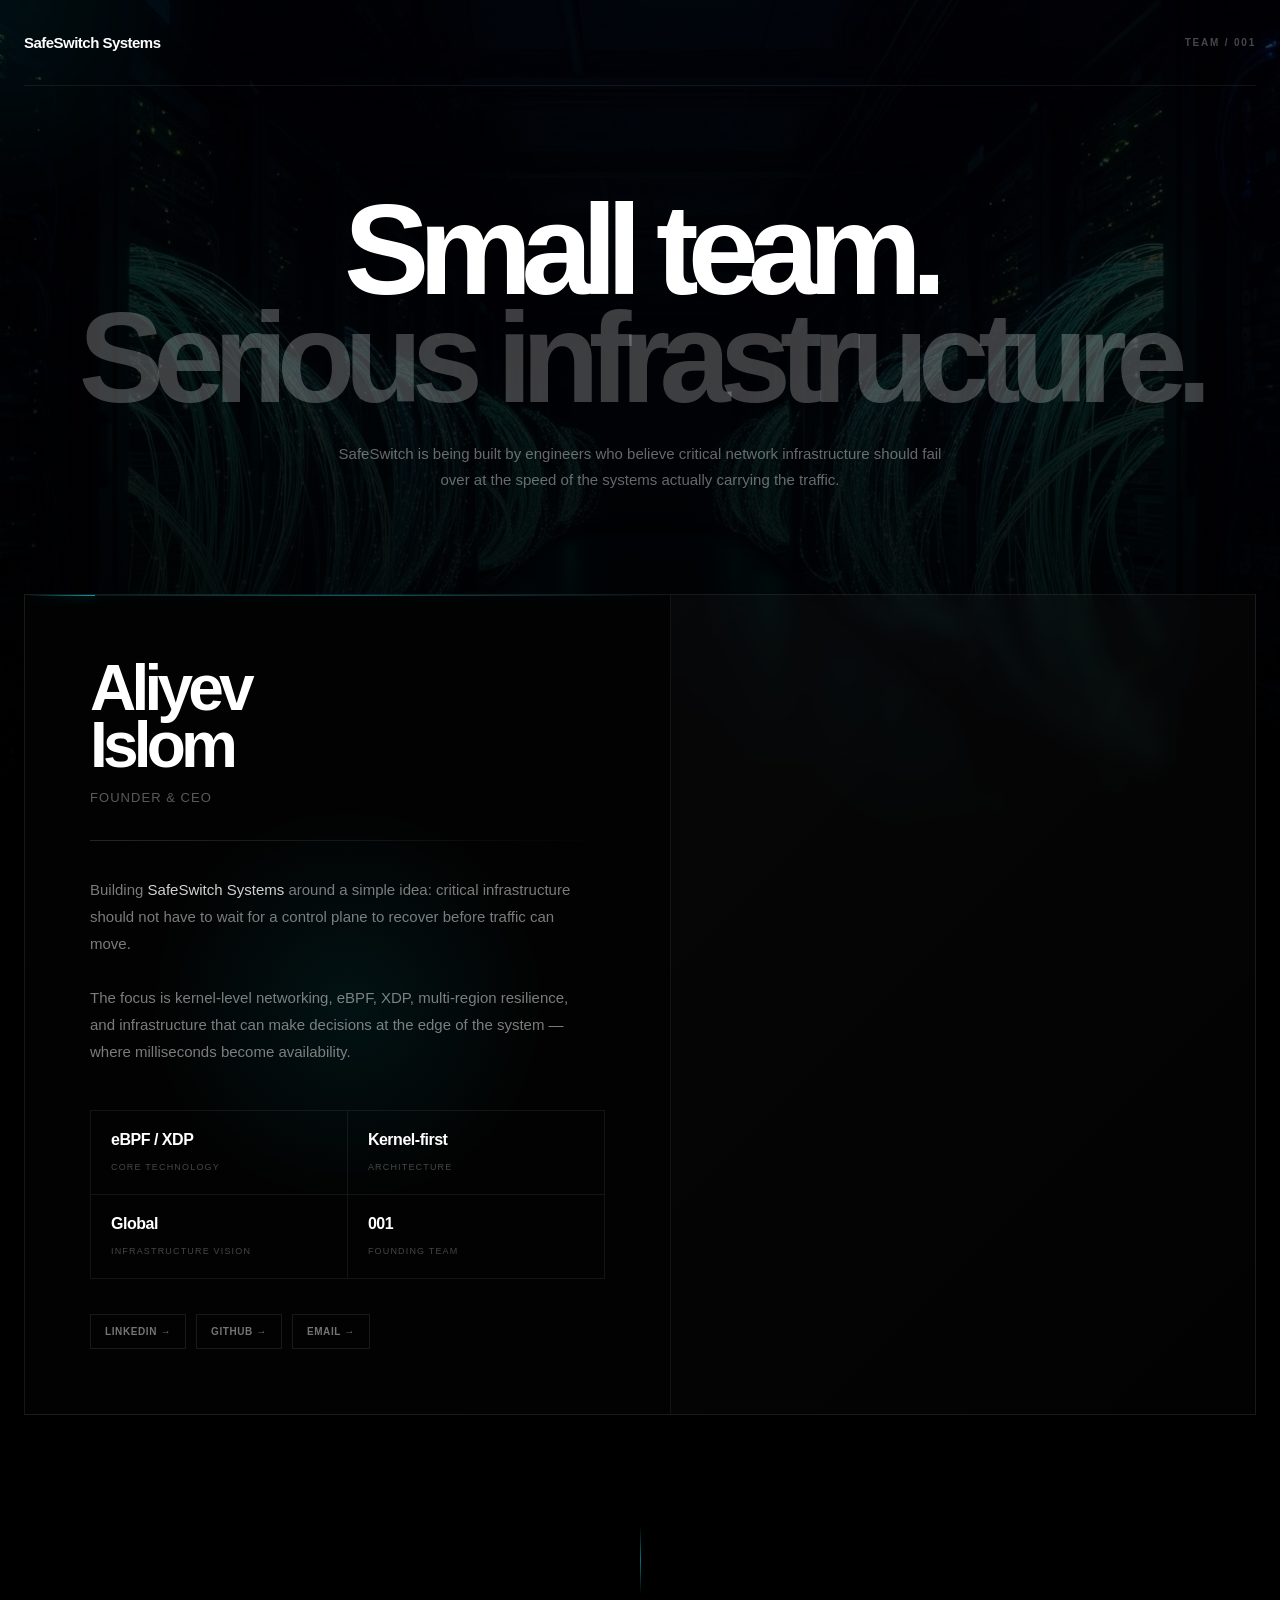
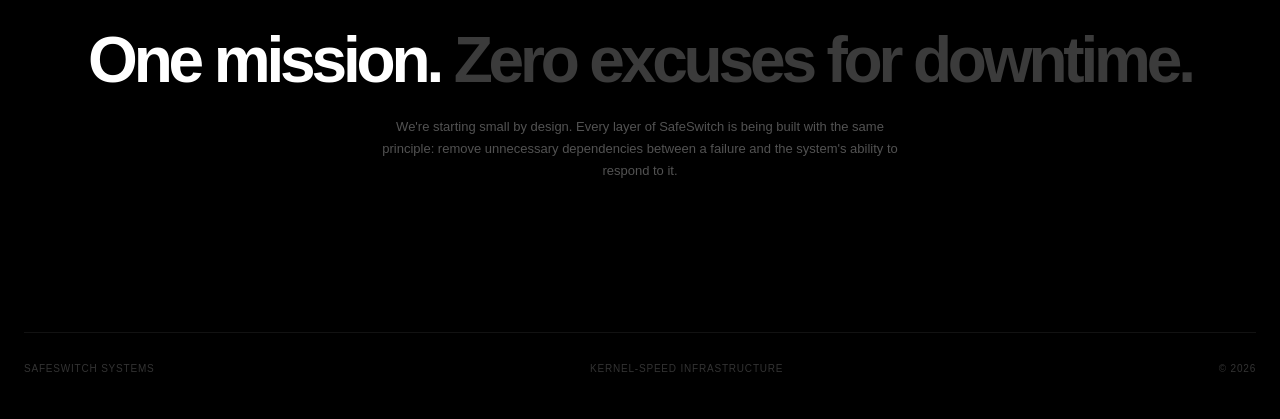
<file: team.html>
<!DOCTYPE html>
<html lang="en">
<head>
  <meta charset="UTF-8" />
  <meta name="viewport" content="width=device-width, initial-scale=1.0" />

  <title>Team — SafeSwitch Systems</title>

  <meta
    name="description"
    content="Meet the founder behind SafeSwitch Systems."
  />

  <style>
    /* =========================================================
       RESET
    ========================================================= */

    * {
      margin: 0;
      padding: 0;
      box-sizing: border-box;
    }

    html {
      background: #000;
      scroll-behavior: smooth;
    }

    body {
      min-height: 100vh;
      overflow-x: hidden;

      background:
        radial-gradient(
          circle at 50% 15%,
          rgba(0, 229, 255, .055),
          transparent 32%
        ),
        #000;

      color: #fff;

      font-family:
        Inter,
        Geist,
        -apple-system,
        BlinkMacSystemFont,
        "Segoe UI",
        sans-serif;

      -webkit-font-smoothing: antialiased;
    }


    /* =========================================================
       GLOBAL GRID
    ========================================================= */

    .grid {
      position: fixed;
      inset: 0;

      pointer-events: none;

      opacity: .18;

      background-image:
        linear-gradient(
          rgba(255,255,255,.025) 1px,
          transparent 1px
        ),
        linear-gradient(
          90deg,
          rgba(255,255,255,.025) 1px,
          transparent 1px
        );

      background-size: 70px 70px;

      mask-image:
        linear-gradient(
          to bottom,
          black,
          transparent 92%
        );

      -webkit-mask-image:
        linear-gradient(
          to bottom,
          black,
          transparent 92%
        );

      z-index: 0;
    }


    /* =========================================================
       CURSOR LIGHT
    ========================================================= */

    .cursor-glow {
      position: fixed;

      width: 450px;
      height: 450px;

      border-radius: 50%;

      background:
        radial-gradient(
          circle,
          rgba(0,229,255,.065),
          transparent 68%
        );

      transform: translate(-50%, -50%);

      pointer-events: none;

      filter: blur(20px);

      z-index: 1;

      transition:
        left .15s ease-out,
        top .15s ease-out;
    }


    /* =========================================================
       NAV
    ========================================================= */

    nav {
      position: relative;

      z-index: 20;

      width: min(1240px, calc(100% - 48px));

      height: 86px;

      margin: auto;

      display: flex;
      align-items: center;
      justify-content: space-between;

      border-bottom:
        1px solid rgba(255,255,255,.07);
    }

    .brand {
      display: flex;
      align-items: center;

      gap: 11px;

      color: #fff;

      text-decoration: none;

      font-size: 15px;

      font-weight: 650;

      letter-spacing: -.035em;
    }

    .brand-dot {
      width: 8px;
      height: 8px;

      border-radius: 50%;

      background: #00e5ff;

      box-shadow:
        0 0 10px #00e5ff,
        0 0 28px rgba(0,229,255,.45);

      animation:
        pulse-dot
        2s
        ease-in-out
        infinite;
    }
    body {
  background: #000;
  position: relative;
  isolation: isolate;
}

/* Background photograph */
body::before {
  content: "";
  position: fixed;
  inset: 0;
  z-index: -1;
  pointer-events: none;

  background:
    linear-gradient(
      to bottom,
      rgba(0, 0, 0, 0.60),
      rgba(0, 0, 0, 0.86) 55%,
      #000 100%
    ),
    linear-gradient(
      to right,
      rgba(0, 0, 0, 0.45),
      rgba(0, 0, 0, 0.30)
    ),
    url("./assets/pics/6yn9sN9Gq7FeltyH9wfevKx-GqvfNCnSELCRVrDtvkFCEir-iNOewbKu-oHTFyHX-eWp7rSdm1qIiT0tJ82oXaQ_Z3oH5APCsEFOQ2qRSZedbcrQUoAMlgOh6y2hP_3gLisuYhYZWGruW3VR4G0AbNZvnDg32cbvS7pcQ4V7U0R4On88CmfffVmVwC2p9bqD.jfif");

  background-size: cover;
  background-position: center;
  background-repeat: no-repeat;
}

/* Keep the existing grid subtle */
.grid {
  opacity: 0.12;
}

/* Preserve the founder panel's readable contrast */
.founder {
  background: rgba(3, 3, 3, 0.72);
  backdrop-filter: blur(8px);
}

    @keyframes pulse-dot {

      0%, 100% {
        transform: scale(1);
        opacity: .8;
      }

      50% {
        transform: scale(1.35);
        opacity: 1;
      }

    }

    .nav-label {
      color: rgba(255,255,255,.28);

      font-size: 10px;

      letter-spacing: .18em;

      font-weight: 600;
    }


    /* =========================================================
       MAIN
    ========================================================= */

    main {
      position: relative;

      z-index: 2;

      width: min(1240px, calc(100% - 48px));

      margin: auto;

      padding: 110px 0 150px;
    }


    /* =========================================================
       HERO
    ========================================================= */

    .hero {
      text-align: center;

      margin-bottom: 100px;
    }

    .eyebrow {
      display: inline-flex;
      align-items: center;

      gap: 10px;

      margin-bottom: 25px;

      color: rgba(255,255,255,.34);

      font-size: 10px;

      font-weight: 600;

      letter-spacing: .24em;
    }

    .eyebrow::before {
      content: "";

      width: 5px;
      height: 5px;

      border-radius: 50%;

      background: #00e5ff;

      box-shadow:
        0 0 12px #00e5ff,
        0 0 30px rgba(0,229,255,.35);
    }

    .hero h1 {
      font-size: clamp(
        65px,
        10vw,
        130px
      );

      line-height: .84;

      letter-spacing: -.085em;

      font-weight: 600;
    }

    .hero h1 span {
      display: block;

      color: rgba(255,255,255,.24);
    }

    .hero p {
      max-width: 610px;

      margin: 30px auto 0;

      color: rgba(255,255,255,.4);

      font-size: 15px;

      line-height: 1.75;
    }


    /* =========================================================
       FOUNDER AREA
    ========================================================= */

    .founder {
      display: grid;

      grid-template-columns:
        1.05fr
        .95fr;

      min-height: 670px;

      border:
        1px solid rgba(255,255,255,.08);

      background:
        linear-gradient(
          135deg,
          rgba(255,255,255,.035),
          rgba(255,255,255,.008)
        );

      overflow: hidden;

      position: relative;
    }


    /* =========================================================
       VISUAL SIDE
    ========================================================= */

    .founder-visual {
      position: relative;

      min-height: 670px;

      overflow: hidden;

      border-right:
        1px solid rgba(255,255,255,.07);

      background:
        radial-gradient(
          circle at 50% 50%,
          rgba(0,229,255,.07),
          transparent 38%
        ),
        #020202;
    }


    /* =========================================================
       ORBIT
    ========================================================= */

    .orbit {
      position: absolute;

      left: 50%;
      top: 50%;

      width: 480px;
      height: 480px;

      transform:
        translate(-50%, -50%)
        rotateX(65deg);

      border:
        1px solid rgba(0,229,255,.14);

      border-radius: 50%;

      animation:
        orbit-spin
        20s
        linear
        infinite;
    }

    .orbit:nth-child(2) {
      width: 360px;
      height: 360px;

      border-color:
        rgba(137,76,255,.16);

      animation-duration: 15s;

      animation-direction: reverse;
    }

    .orbit:nth-child(3) {
      width: 600px;
      height: 600px;

      border-color:
        rgba(255,255,255,.05);

      animation-duration: 30s;
    }

    @keyframes orbit-spin {

      from {
        transform:
          translate(-50%, -50%)
          rotateX(65deg)
          rotateZ(0deg);
      }

      to {
        transform:
          translate(-50%, -50%)
          rotateX(65deg)
          rotateZ(360deg);
      }

    }


    /* =========================================================
       ORBIT NODES
    ========================================================= */

    .node {
      position: absolute;

      width: 7px;
      height: 7px;

      border-radius: 50%;

      background: #00e5ff;

      box-shadow:
        0 0 10px #00e5ff,
        0 0 25px rgba(0,229,255,.7);
    }

    .node.one {
      top: 12%;
      left: 50%;
    }

    .node.two {
      bottom: 15%;
      left: 14%;

      background: #8a5cff;

      box-shadow:
        0 0 10px #8a5cff,
        0 0 25px rgba(138,92,255,.6);
    }

    .node.three {
      right: 10%;
      top: 47%;
    }


    /* =========================================================
       CENTRAL CORE
    ========================================================= */

    .core {
      position: absolute;

      left: 50%;
      top: 50%;

      width: 230px;
      height: 230px;

      transform:
        translate(-50%, -50%);

      display: flex;
      align-items: center;
      justify-content: center;

      border-radius: 50%;

      background:
        radial-gradient(
          circle at 35% 30%,
          rgba(255,255,255,.10),
          rgba(255,255,255,.025) 30%,
          #030303 72%
        );

      border:
        1px solid rgba(255,255,255,.13);

      box-shadow:
        0 0 0 12px rgba(255,255,255,.012),
        0 0 80px rgba(0,229,255,.08),
        inset 0 0 60px rgba(0,229,255,.025);

      animation:
        core-float
        5s
        ease-in-out
        infinite;
    }

    @keyframes core-float {

      0%, 100% {
        transform:
          translate(-50%, -50%)
          scale(1);
      }

      50% {
        transform:
          translate(-50%, -53%)
          scale(1.025);
      }

    }

    .core::before {
      content: "";

      position: absolute;

      inset: 18px;

      border-radius: 50%;

      border:
        1px dashed rgba(0,229,255,.18);

      animation:
        spin
        12s
        linear
        infinite;
    }

    @keyframes spin {

      to {
        transform: rotate(360deg);
      }

    }

    .core-text {
      position: relative;

      text-align: center;

      z-index: 2;
    }

    .core-text strong {
      display: block;

      font-size: 47px;

      letter-spacing: -.08em;

      font-weight: 600;
    }

    .core-text span {
      display: block;

      margin-top: 5px;

      color: rgba(255,255,255,.32);

      font-size: 9px;

      letter-spacing: .22em;
    }


    /* =========================================================
       PACKET LINES
    ========================================================= */

    .packet {
      position: absolute;

      width: 70px;
      height: 1px;

      background:
        linear-gradient(
          90deg,
          transparent,
          #00e5ff
        );

      opacity: .65;

      filter:
        drop-shadow(0 0 5px #00e5ff);

      animation:
        packet-flow
        3s
        linear
        infinite;
    }

    .packet:nth-of-type(1) {
      top: 32%;
      left: -80px;
    }

    .packet:nth-of-type(2) {
      top: 57%;
      left: -120px;

      animation-delay: 1s;
    }

    .packet:nth-of-type(3) {
      top: 70%;
      left: -100px;

      animation-delay: 2s;
    }

    @keyframes packet-flow {

      0% {
        transform: translateX(0);
        opacity: 0;
      }

      15% {
        opacity: .7;
      }

      85% {
        opacity: .7;
      }

      100% {
        transform: translateX(850px);
        opacity: 0;
      }

    }


    /* =========================================================
       SCANLINE
    ========================================================= */

    .scanline {
      position: absolute;

      left: 0;
      right: 0;

      height: 1px;

      background:
        linear-gradient(
          90deg,
          transparent,
          rgba(0,229,255,.4),
          transparent
        );

      box-shadow:
        0 0 15px rgba(0,229,255,.25);

      animation:
        scan
        7s
        linear
        infinite;
    }

    @keyframes scan {

      from {
        top: -2%;
      }

      to {
        top: 102%;
      }

    }


    /* =========================================================
       PROFILE SIDE
    ========================================================= */

    .founder-content {
      position: relative;

      display: flex;

      flex-direction: column;

      justify-content: center;

      padding: 65px;
    }

    .profile-kicker {
      color: #00e5ff;

      font-size: 10px;

      font-weight: 600;

      letter-spacing: .2em;

      margin-bottom: 22px;
    }

    .founder-name {
      font-size: clamp(
        48px,
        5vw,
        74px
      );

      line-height: .9;

      letter-spacing: -.075em;

      font-weight: 600;
    }

    .founder-role {
      margin-top: 15px;

      color: rgba(255,255,255,.35);

      font-size: 13px;

      letter-spacing: .08em;

      text-transform: uppercase;
    }

    .founder-line {
      width: 100%;

      height: 1px;

      margin: 35px 0;

      background:
        linear-gradient(
          90deg,
          rgba(255,255,255,.14),
          transparent
        );
    }

    .founder-bio {
      max-width: 500px;

      color: rgba(255,255,255,.48);

      font-size: 15px;

      line-height: 1.8;
    }

    .founder-bio strong {
      color: rgba(255,255,255,.82);

      font-weight: 500;
    }


    /* =========================================================
       SYSTEM STATS
    ========================================================= */

    .stats {
      display: grid;

      grid-template-columns:
        1fr
        1fr;

      margin-top: 45px;

      border-top:
        1px solid rgba(255,255,255,.07);

      border-left:
        1px solid rgba(255,255,255,.07);
    }

    .stat {
      padding: 20px;

      border-right:
        1px solid rgba(255,255,255,.07);

      border-bottom:
        1px solid rgba(255,255,255,.07);
    }

    .stat-value {
      display: block;

      margin-bottom: 7px;

      color: #fff;

      font-size: 16px;

      font-weight: 600;

      letter-spacing: -.03em;
    }

    .stat-label {
      color: rgba(255,255,255,.27);

      font-size: 9px;

      letter-spacing: .13em;
    }


    /* =========================================================
       SOCIAL / CONTACT
    ========================================================= */

    .profile-links {
      display: flex;

      gap: 10px;

      margin-top: 35px;
    }

    .profile-link {
      display: inline-flex;

      align-items: center;

      gap: 9px;

      padding: 11px 14px;

      border:
        1px solid rgba(255,255,255,.09);

      color: rgba(255,255,255,.45);

      text-decoration: none;

      font-size: 10px;

      font-weight: 600;

      letter-spacing: .06em;

      transition:
        color .25s ease,
        border-color .25s ease,
        background .25s ease;
    }

    .profile-link:hover {
      color: #fff;

      border-color:
        rgba(0,229,255,.35);

      background:
        rgba(0,229,255,.04);
    }


    /* =========================================================
       BOTTOM STATEMENT
    ========================================================= */

    .statement {
      position: relative;

      margin-top: 110px;

      text-align: center;
    }

    .statement-line {
      width: 1px;

      height: 70px;

      margin: 0 auto 35px;

      background:
        linear-gradient(
          transparent,
          rgba(0,229,255,.5),
          transparent
        );
    }

    .statement h2 {
      font-size: clamp(
        35px,
        5vw,
        65px
      );

      line-height: .95;

      letter-spacing: -.065em;
    }

    .statement h2 span {
      color: rgba(255,255,255,.23);
    }

    .statement p {
      max-width: 530px;

      margin: 25px auto 0;

      color: rgba(255,255,255,.32);

      font-size: 13px;

      line-height: 1.7;
    }


    /* =========================================================
       FOOTER
    ========================================================= */

    footer {
      position: relative;

      z-index: 2;

      width: min(1240px, calc(100% - 48px));

      margin: auto;

      padding: 30px 0 45px;

      border-top:
        1px solid rgba(255,255,255,.07);

      display: flex;

      justify-content: space-between;

      color: rgba(255,255,255,.2);

      font-size: 10px;

      letter-spacing: .08em;
    }


    /* =========================================================
       RESPONSIVE
    ========================================================= */

    @media (max-width: 900px) {

      main {
        padding-top: 80px;
      }

      .founder {
        grid-template-columns: 1fr;
      }

      .founder-visual {
        min-height: 540px;

        border-right: none;

        border-bottom:
          1px solid rgba(255,255,255,.07);
      }

      .founder-content {
        padding: 45px 35px 55px;
      }

    }


    @media (max-width: 600px) {

      nav {
        width: calc(100% - 32px);
      }

      .nav-label {
        display: none;
      }

      main {
        width: calc(100% - 32px);

        padding-top: 70px;
      }

      .hero {
        margin-bottom: 65px;
      }

      .hero h1 {
        font-size: 64px;
      }

      .founder-visual {
        min-height: 430px;
      }

      .orbit {
        width: 330px;
        height: 330px;
      }

      .orbit:nth-child(2) {
        width: 250px;
        height: 250px;
      }

      .orbit:nth-child(3) {
        width: 410px;
        height: 410px;
      }

      .core {
        width: 175px;
        height: 175px;
      }

      .core-text strong {
        font-size: 37px;
      }

      .founder-content {
        padding: 35px 25px 45px;
      }

      .founder-name {
        font-size: 51px;
      }

      .stats {
        grid-template-columns: 1fr;
      }

      footer {
        width: calc(100% - 32px);

        flex-direction: column;

        gap: 10px;
      }

    }


    /* =========================================================
       REDUCED MOTION
    ========================================================= */

    @media (prefers-reduced-motion: reduce) {

      *,
      *::before,
      *::after {
        animation-duration: .01ms !important;
        animation-iteration-count: 1 !important;
        scroll-behavior: auto !important;
      }

    }

  </style>
</head>


<body>

  <div class="grid"></div>

  <div class="cursor-glow"></div>


  <!-- =======================================================
       NAV
  ======================================================== -->

  <nav>

    <a href="./index.html" class="brand">



      SafeSwitch Systems

    </a>

    <div class="nav-label">
      TEAM / 001
    </div>

  </nav>


  <!-- =======================================================
       MAIN
  ======================================================== -->

  <main>


    <!-- HERO -->

    <section class="hero">

 

      <h1>
        Small team.
        <span>Serious infrastructure.</span>
      </h1>

      <p>
        SafeSwitch is being built by engineers who believe critical
        network infrastructure should fail over at the speed of
        the systems actually carrying the traffic.
      </p>

    </section>


    <!-- =====================================================
         FOUNDER
    ====================================================== -->

    <section class="founder">


      <!-- VISUAL -->

      <div class="founder-visual">

        <div class="scanline"></div>

        <div class="packet"></div>
        <div class="packet"></div>
        <div class="packet"></div>


        <!-- ORBITS -->

       

      <!-- CONTENT -->

      <div class="founder-content">



        <h2 class="founder-name">
          Aliyev<br>
          Islom
        </h2>

        <div class="founder-role">
          Founder &amp; CEO
        </div>

        <div class="founder-line"></div>

        <p class="founder-bio">

          Building <strong>SafeSwitch Systems</strong> around a simple
          idea: critical infrastructure should not have to wait for
          a control plane to recover before traffic can move.

          <br><br>

          The focus is kernel-level networking, eBPF, XDP,
          multi-region resilience, and infrastructure that can
          make decisions at the edge of the system — where
          milliseconds become availability.

        </p>


        <!-- STATS -->

        <div class="stats">

          <div class="stat">

            <span class="stat-value">
              eBPF / XDP
            </span>

            <span class="stat-label">
              CORE TECHNOLOGY
            </span>

          </div>


          <div class="stat">

            <span class="stat-value">
              Kernel-first
            </span>

            <span class="stat-label">
              ARCHITECTURE
            </span>

          </div>


          <div class="stat">

            <span class="stat-value">
              Global
            </span>

            <span class="stat-label">
              INFRASTRUCTURE VISION
            </span>

          </div>


          <div class="stat">

            <span class="stat-value">
              001
            </span>

            <span class="stat-label">
              FOUNDING TEAM
            </span>

          </div>

        </div>


        <!-- LINKS -->

        <div class="profile-links">

          <a
            href="#"
            class="profile-link"
          >
            LINKEDIN
            →
          </a>

          <a
            href="#"
            class="profile-link"
          >
            GITHUB
            →
          </a>

          <a
            href="mailto:hello@safeswitch.systems"
            class="profile-link"
          >
            EMAIL
            →
          </a>

        </div>

      </div>

    </section>


    <!-- =====================================================
         STATEMENT
    ====================================================== -->

    <section class="statement">

      <div class="statement-line"></div>

      <h2>
        One mission.
        <span>Zero excuses for downtime.</span>
      </h2>

      <p>
        We're starting small by design. Every layer of SafeSwitch
        is being built with the same principle: remove unnecessary
        dependencies between a failure and the system's ability
        to respond to it.
      </p>

    </section>


  </main>


  <!-- =======================================================
       FOOTER
  ======================================================== -->

  <footer>

    <span>
      SAFESWITCH SYSTEMS
    </span>

    <span>
      KERNEL-SPEED INFRASTRUCTURE
    </span>

    <span>
      © 2026
    </span>

  </footer>


  <!-- =======================================================
       JAVASCRIPT
  ======================================================== -->

  <script>

    /* =========================================================
       CURSOR GLOW
    ========================================================= */

    const glow =
      document.querySelector(".cursor-glow");

    document.addEventListener(
      "mousemove",
      (event) => {

        glow.style.left =
          event.clientX + "px";

        glow.style.top =
          event.clientY + "px";

      }
    );


    /* =========================================================
       MAGNETIC FOUNDER PANEL
    ========================================================= */

    const founder =
      document.querySelector(".founder");

    founder.addEventListener(
      "mousemove",
      (event) => {

        const rect =
          founder.getBoundingClientRect();

        const x =
          event.clientX - rect.left;

        const y =
          event.clientY - rect.top;

        const rotateY =
          ((x / rect.width) - .5) * 2;

        const rotateX =
          ((y / rect.height) - .5) * -2;

        founder.style.transform =
          `
          perspective(1800px)
          rotateX(${rotateX}deg)
          rotateY(${rotateY}deg)
          `;
      }
    );


    founder.addEventListener(
      "mouseleave",
      () => {

        founder.style.transform =
          `
          perspective(1800px)
          rotateX(0deg)
          rotateY(0deg)
          `;

      }
    );


    /* =========================================================
       SCROLL REVEAL
    ========================================================= */

    const revealItems =
      document.querySelectorAll(
        ".founder, .statement"
      );

    const observer =
      new IntersectionObserver(
        (entries) => {

          entries.forEach(entry => {

            if (entry.isIntersecting) {

              entry.target.style.opacity = "1";

              entry.target.style.transform =
                "translateY(0)";

            }

          });

        },
        {
          threshold: .15
        }
      );


    revealItems.forEach(item => {

      item.style.opacity = "0";

      item.style.transform =
        "translateY(35px)";

      item.style.transition =
        "opacity 1s ease, transform 1s cubic-bezier(.16,1,.3,1)";

      observer.observe(item);

    });


  </script>

</body>
</html>
</file>
